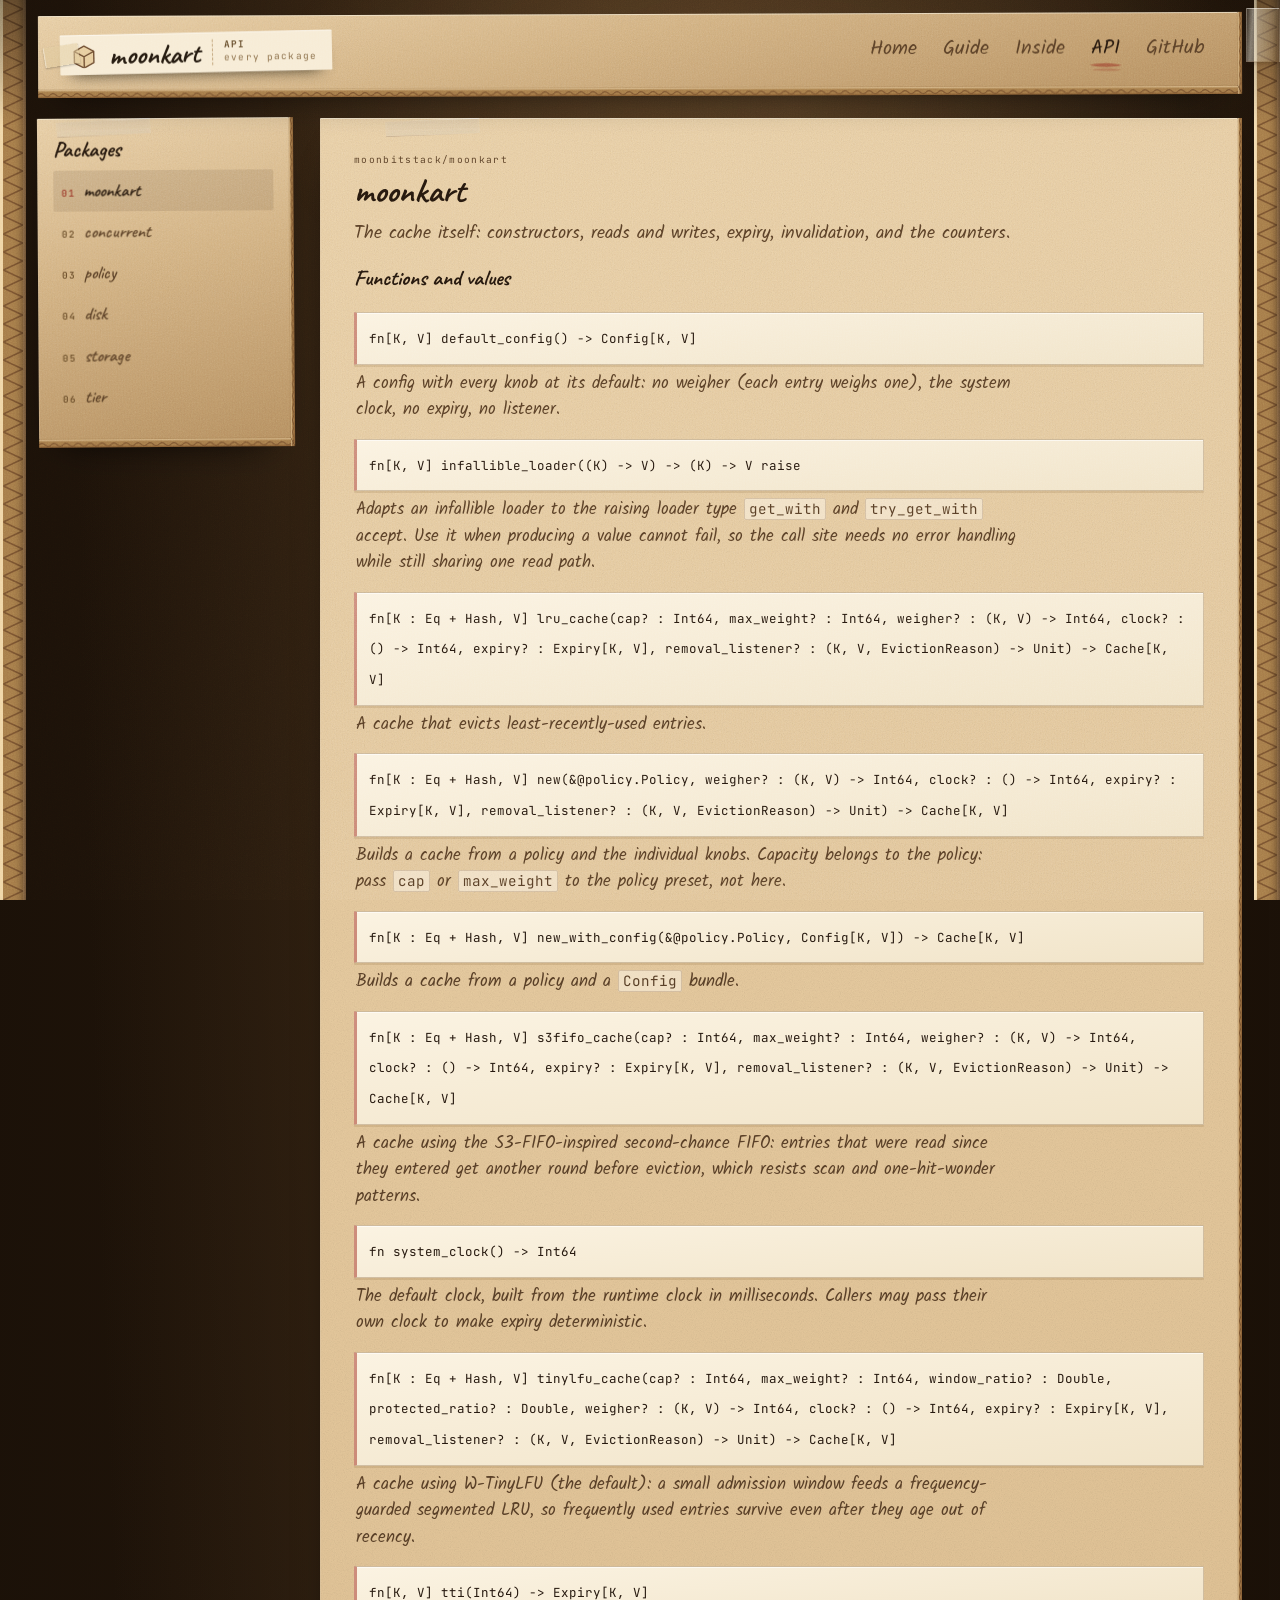
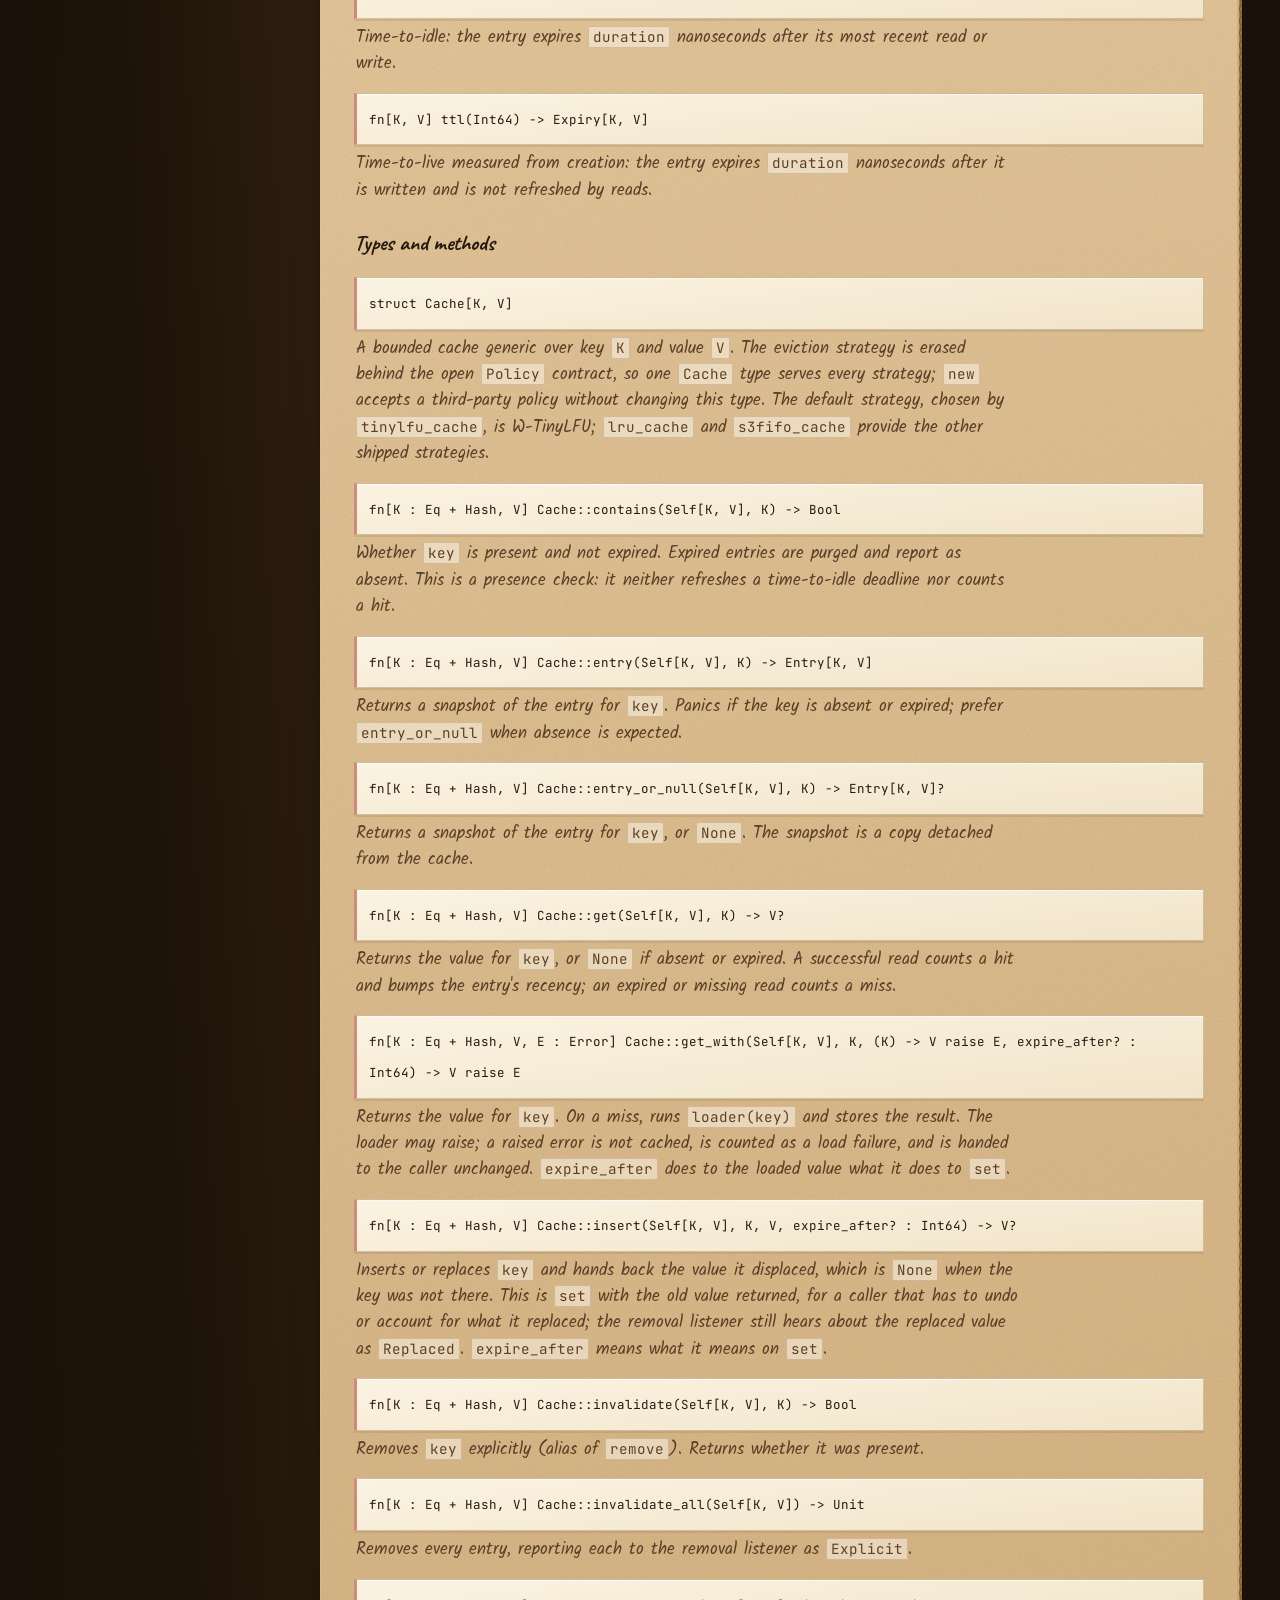
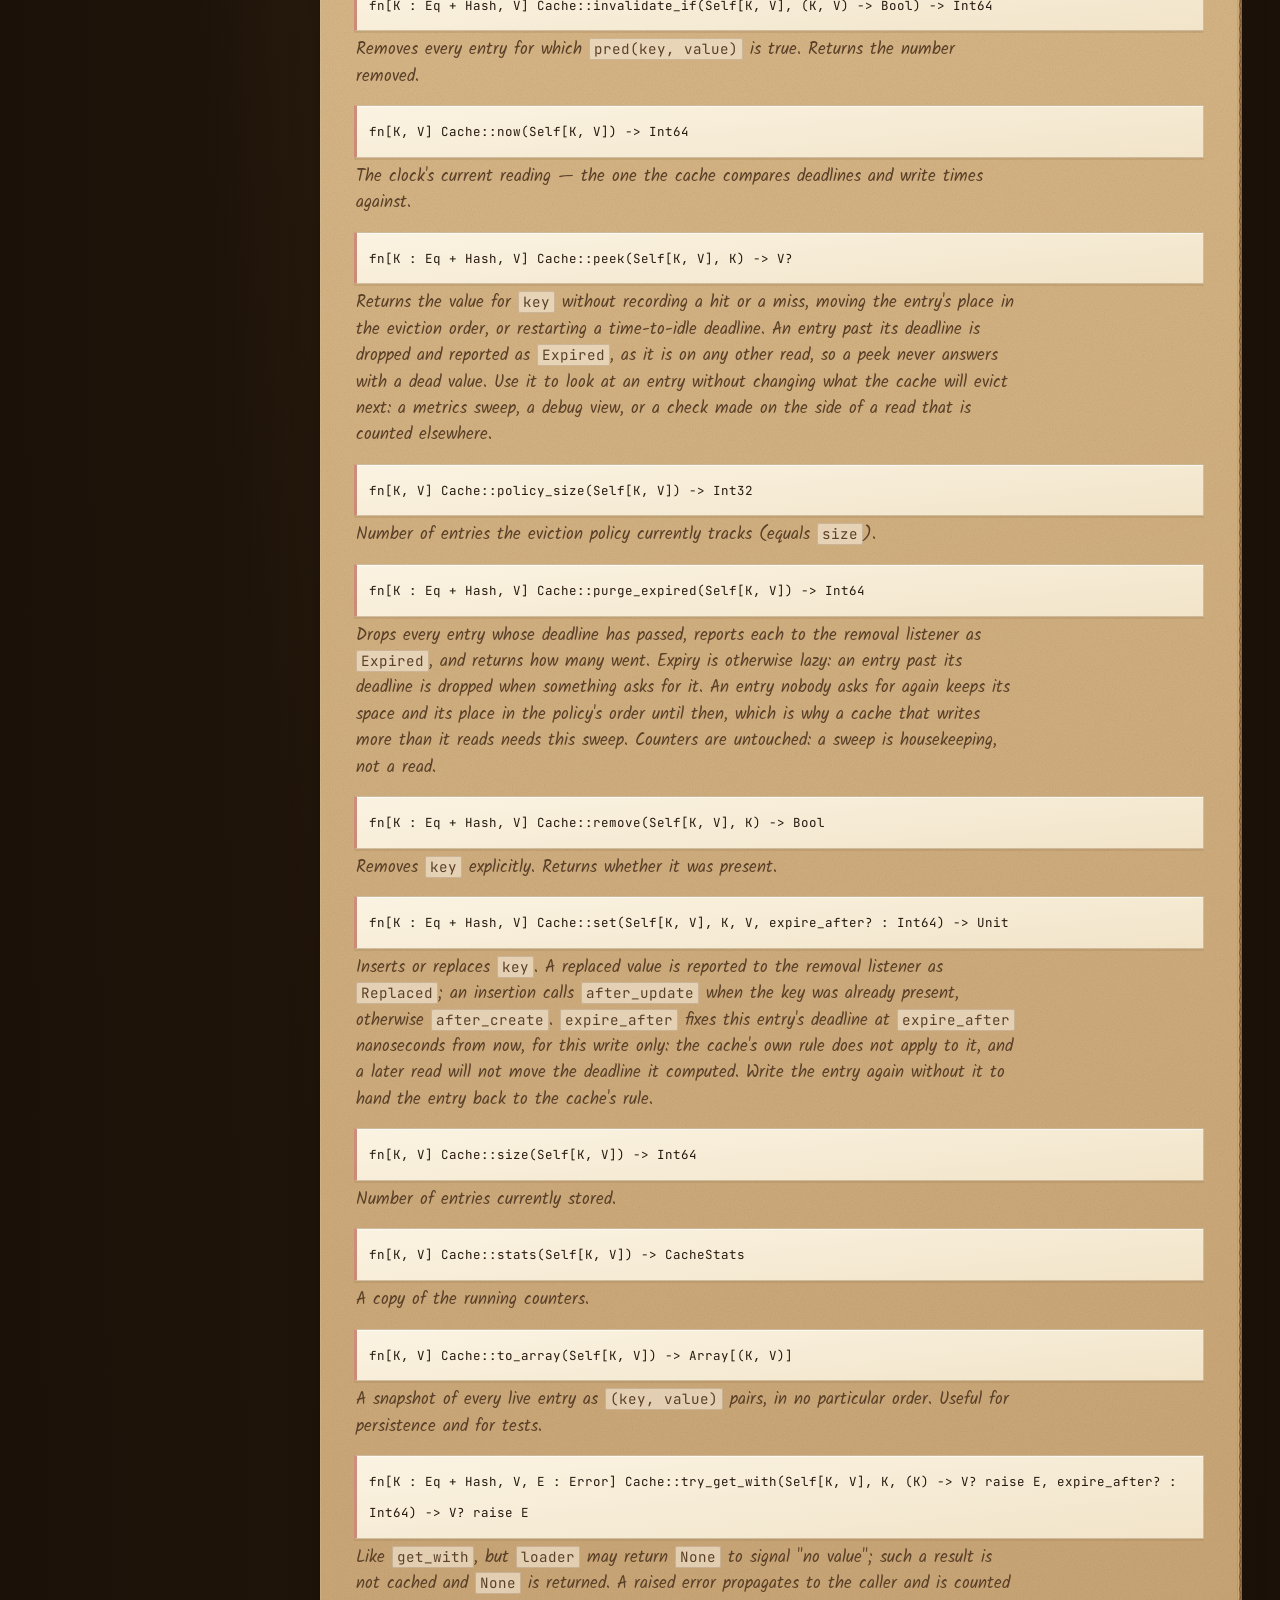
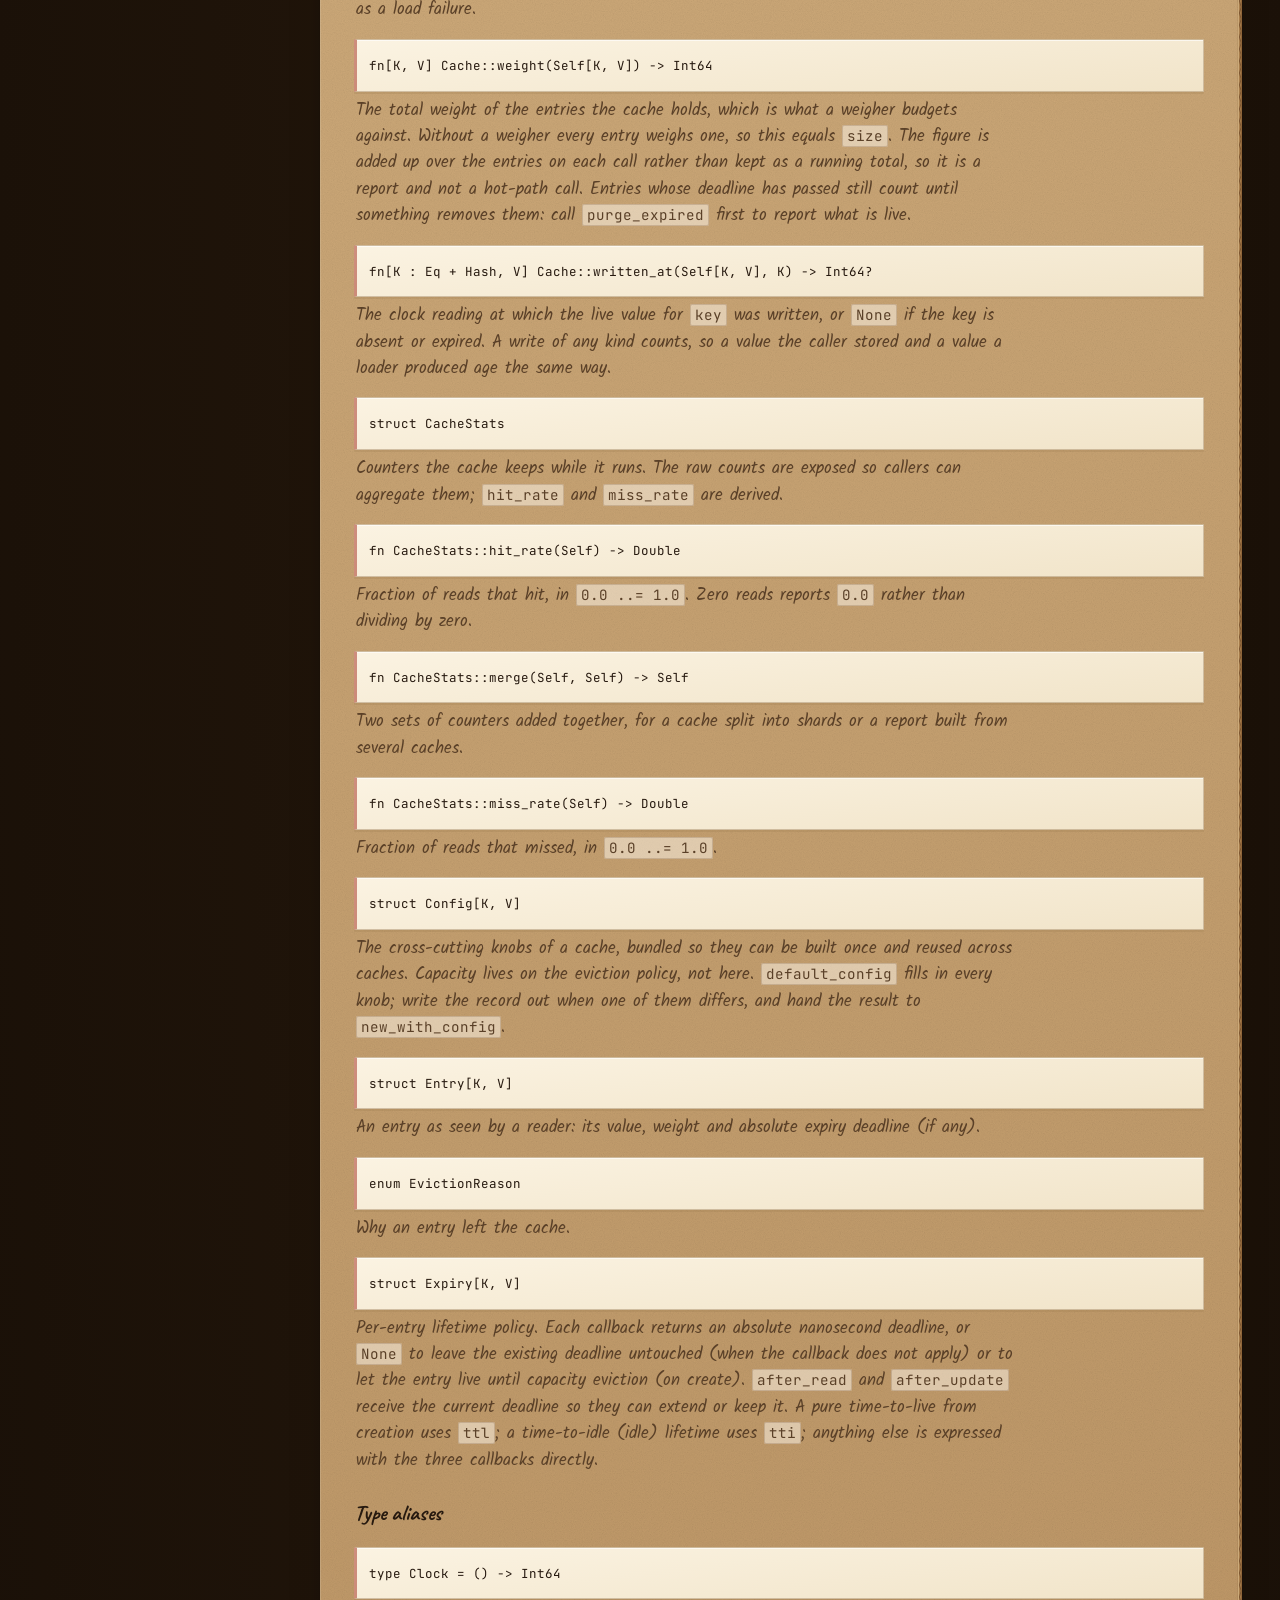
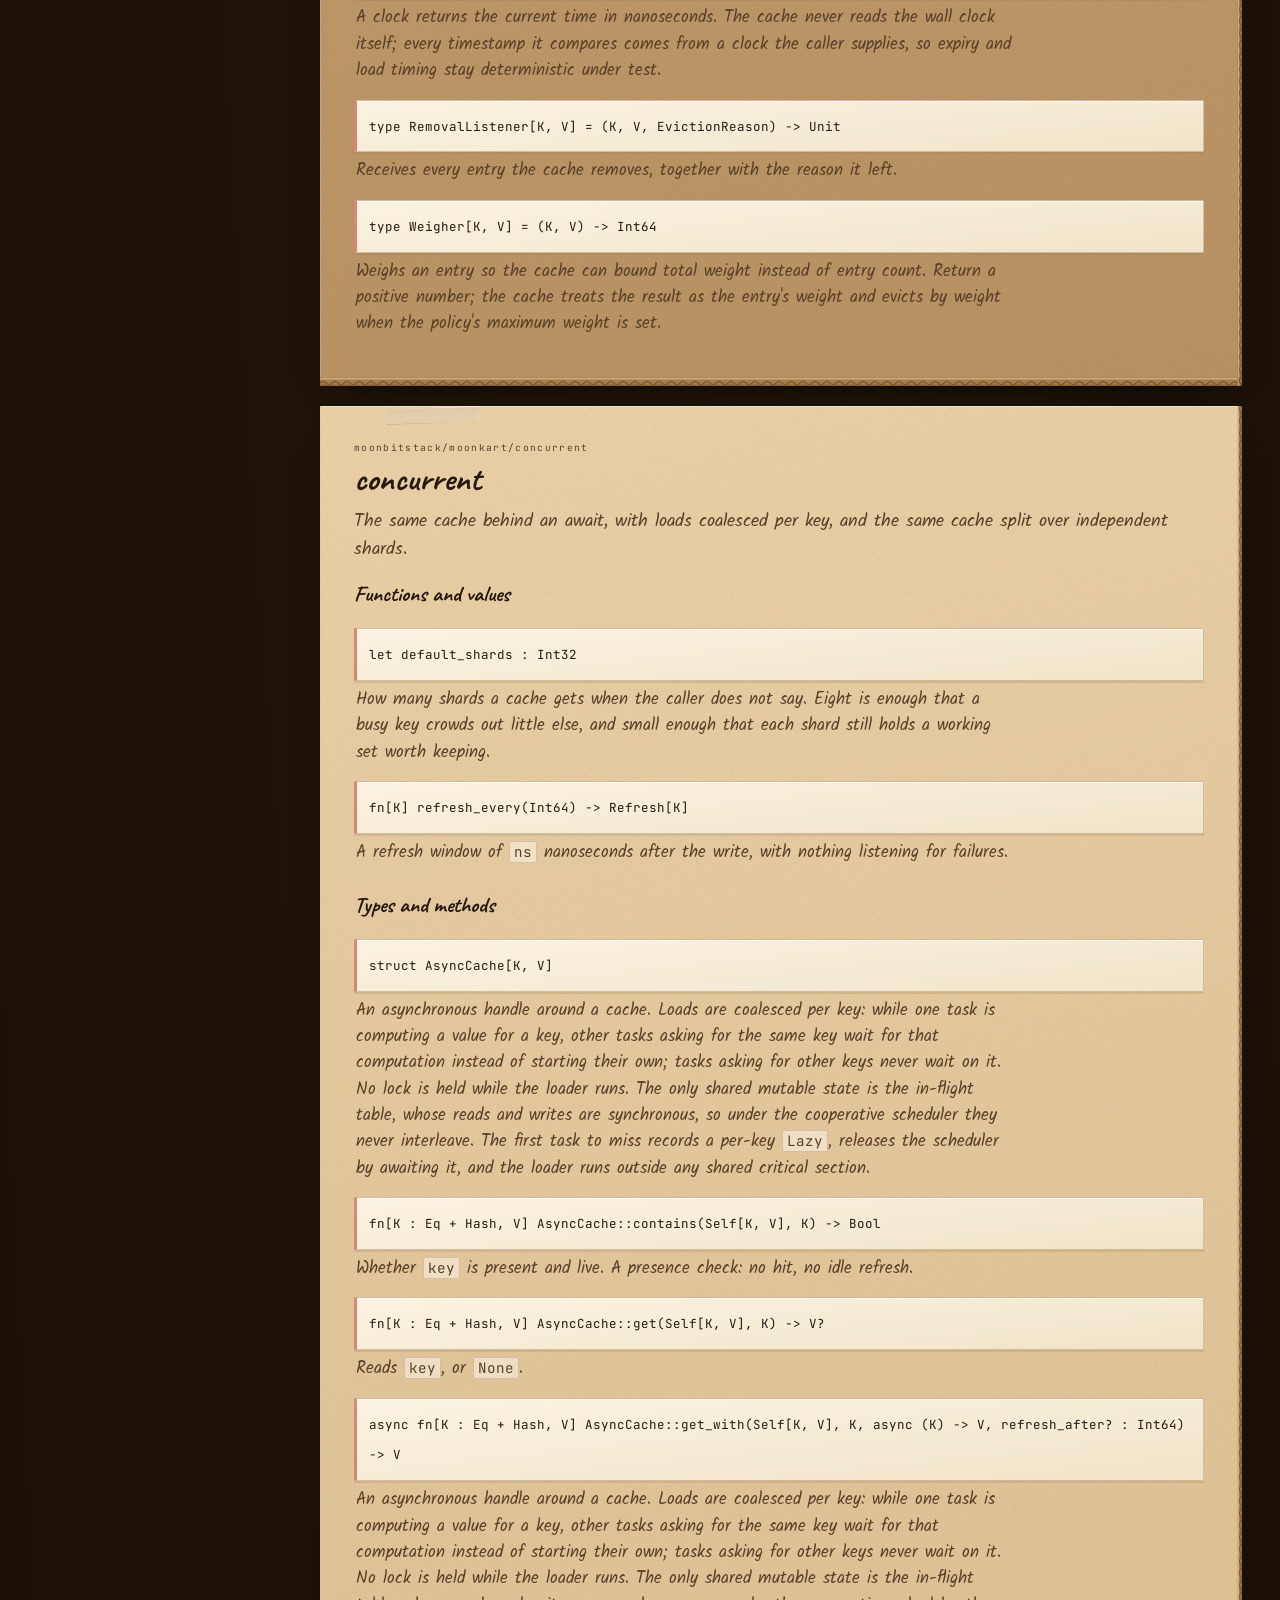
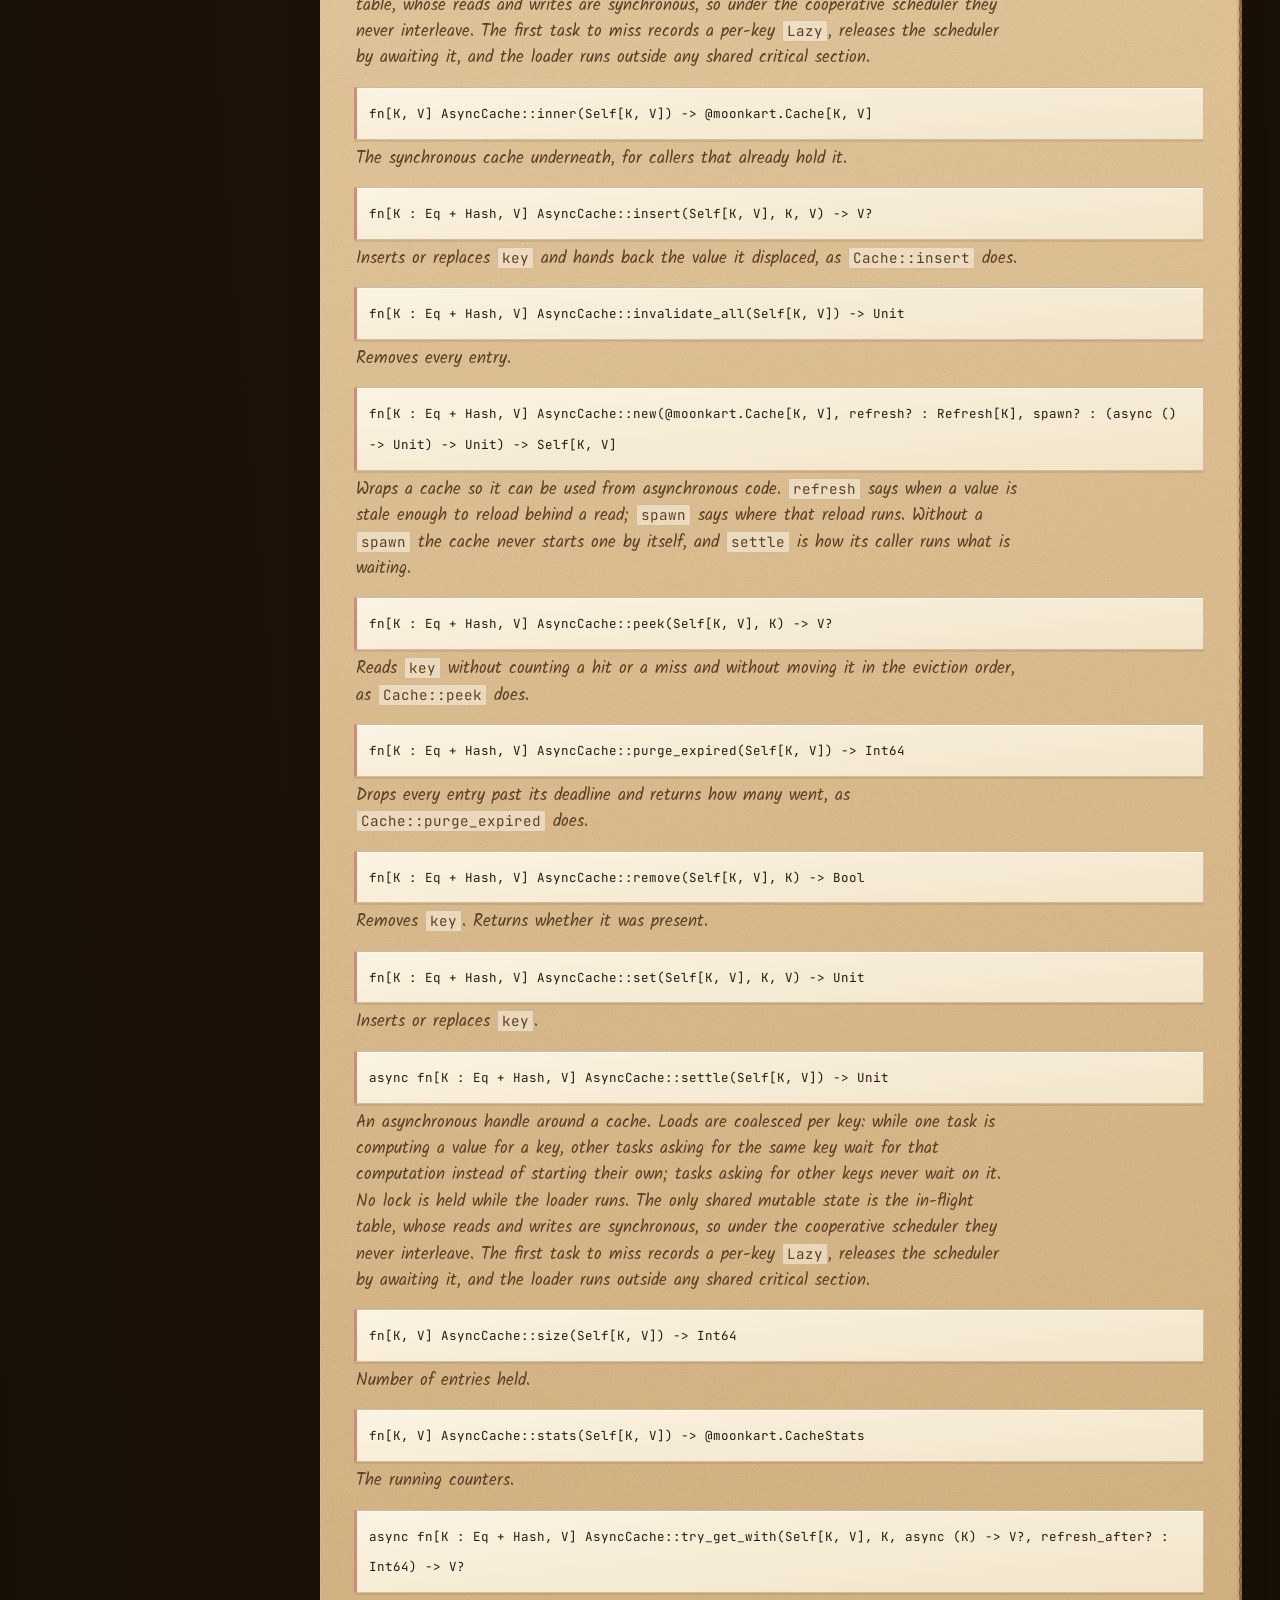
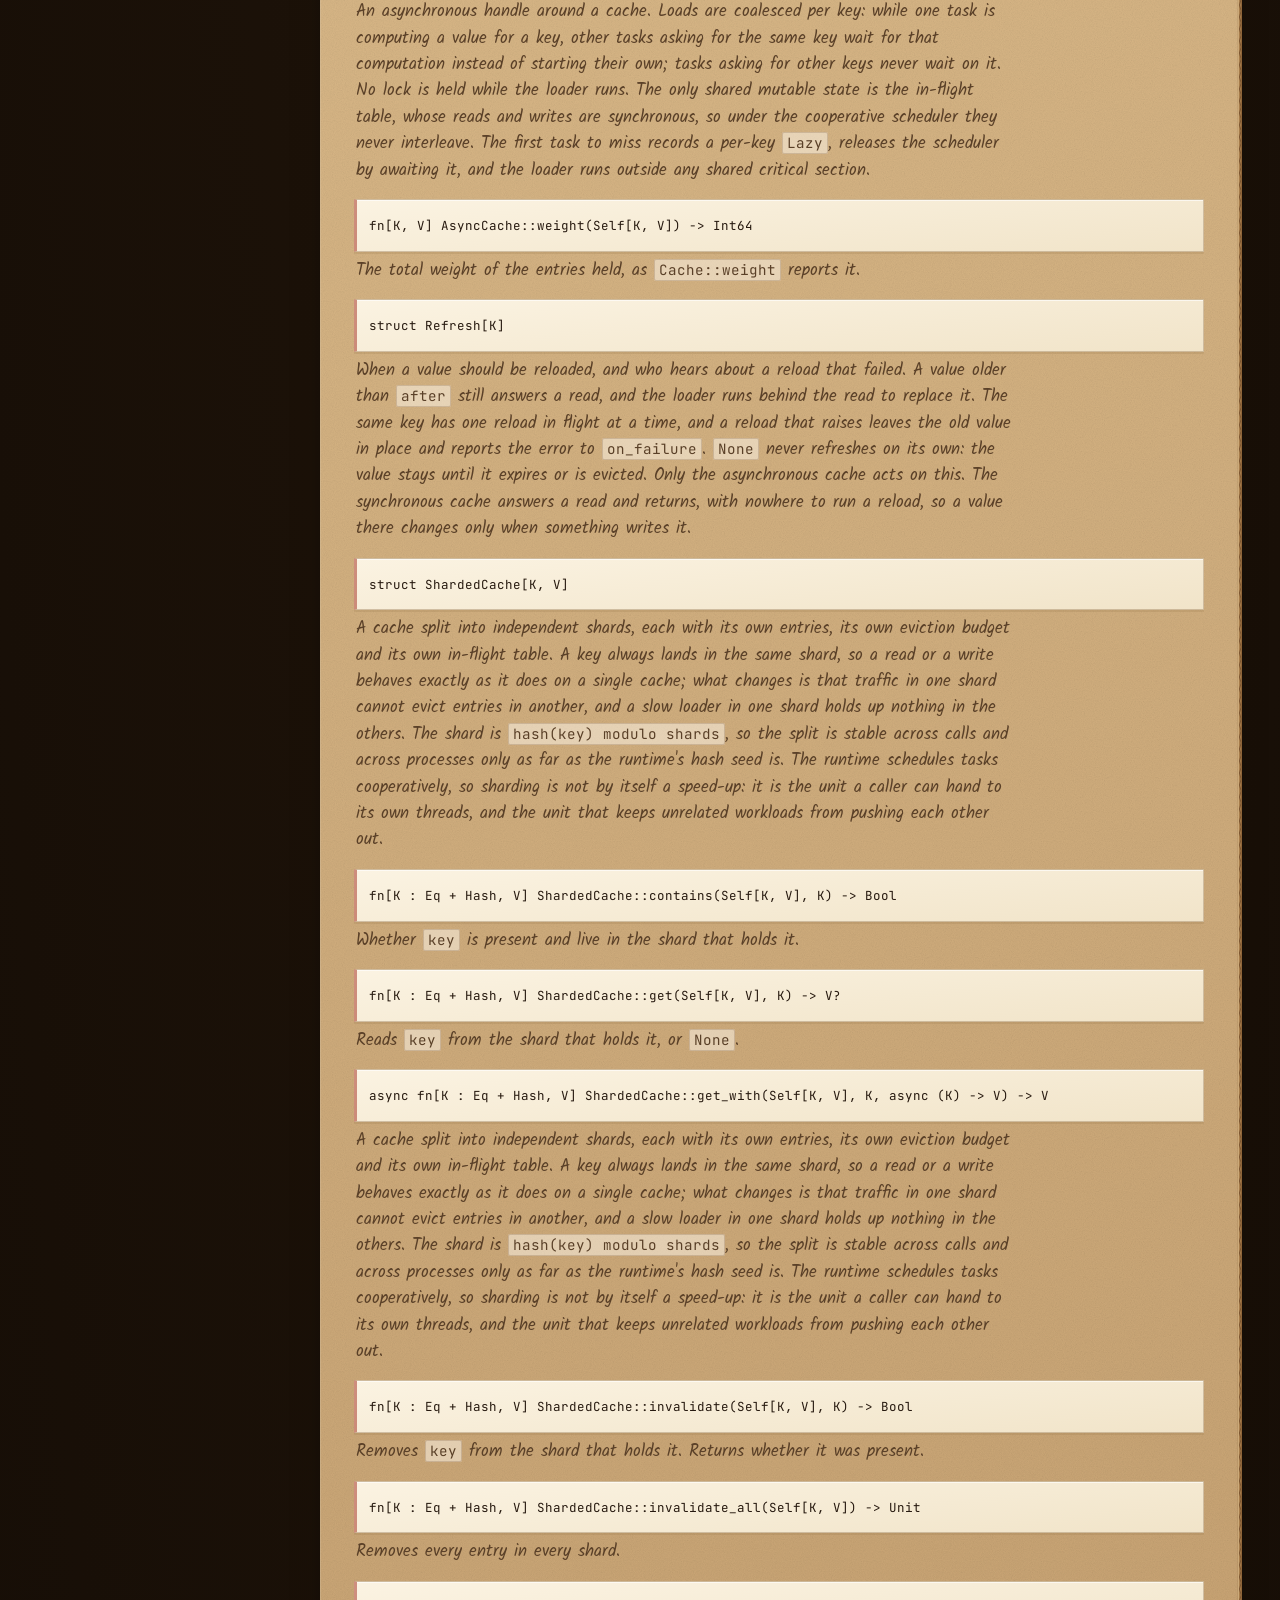
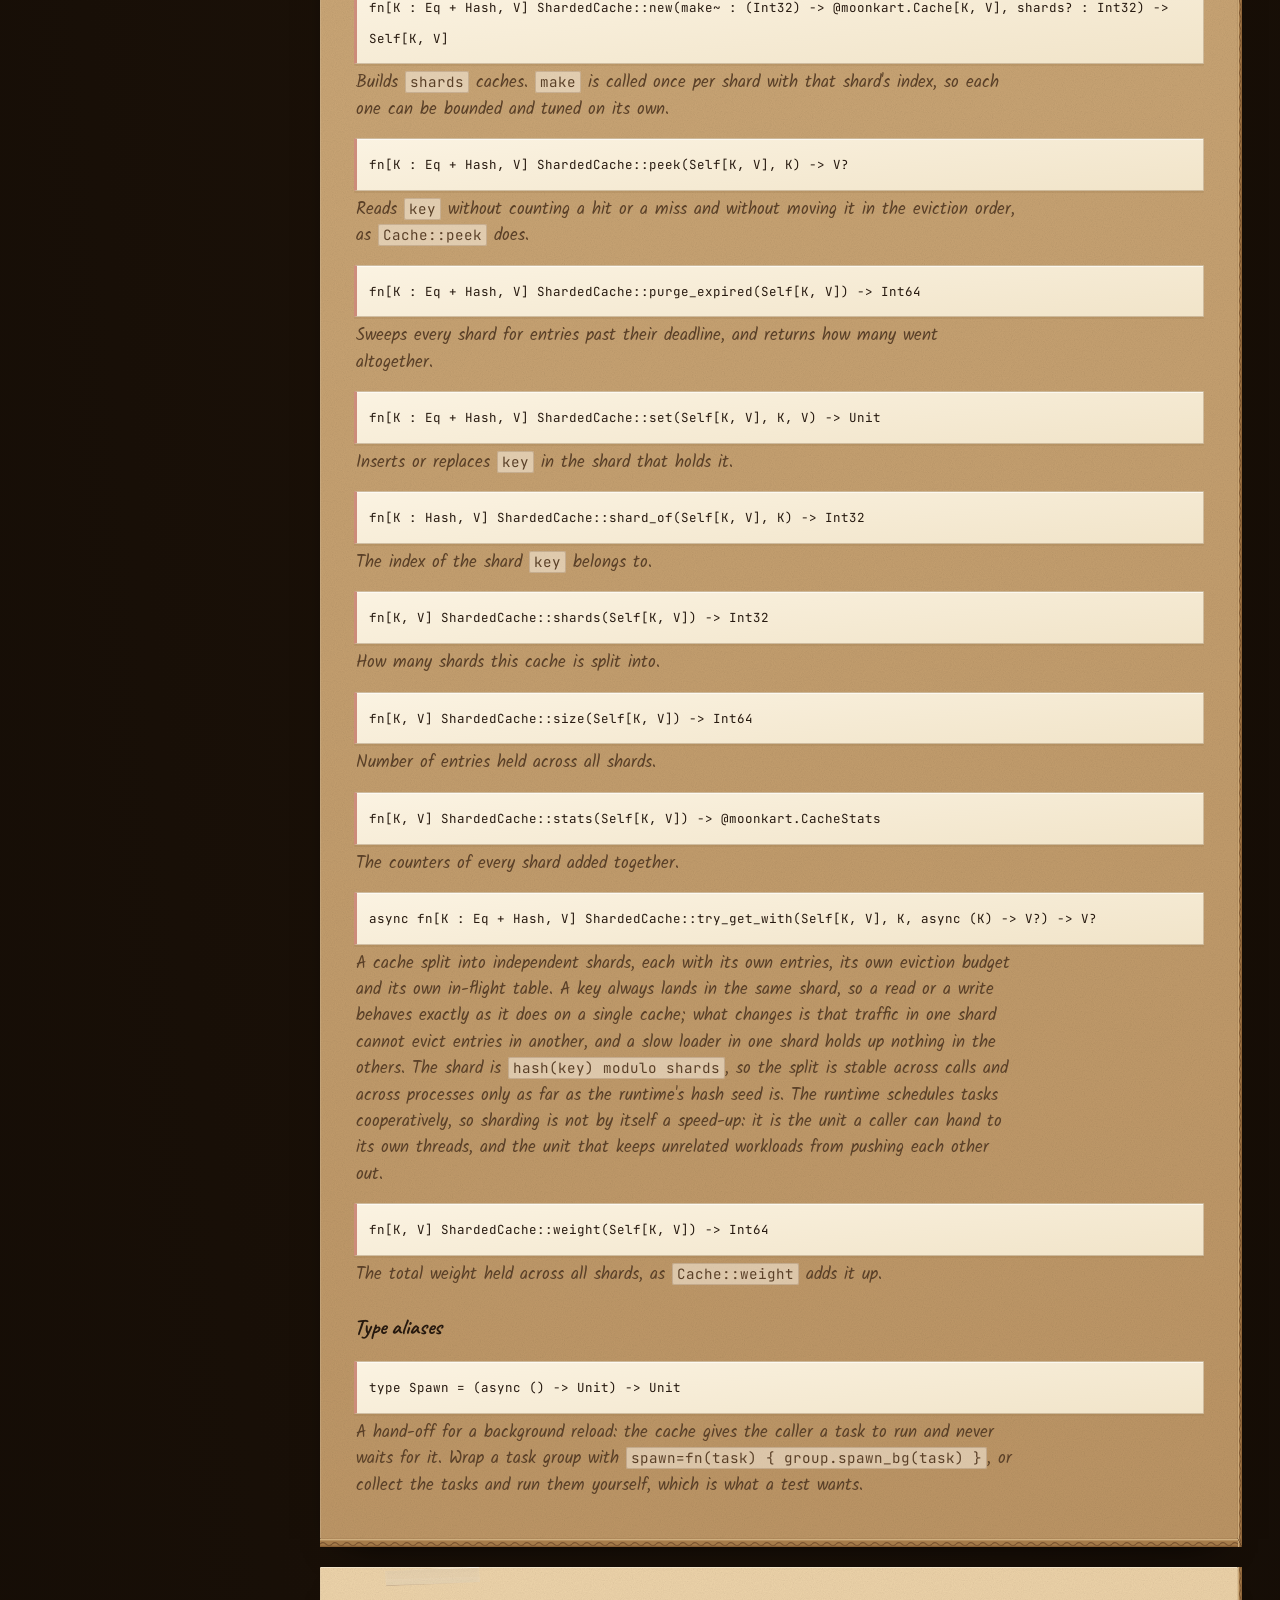
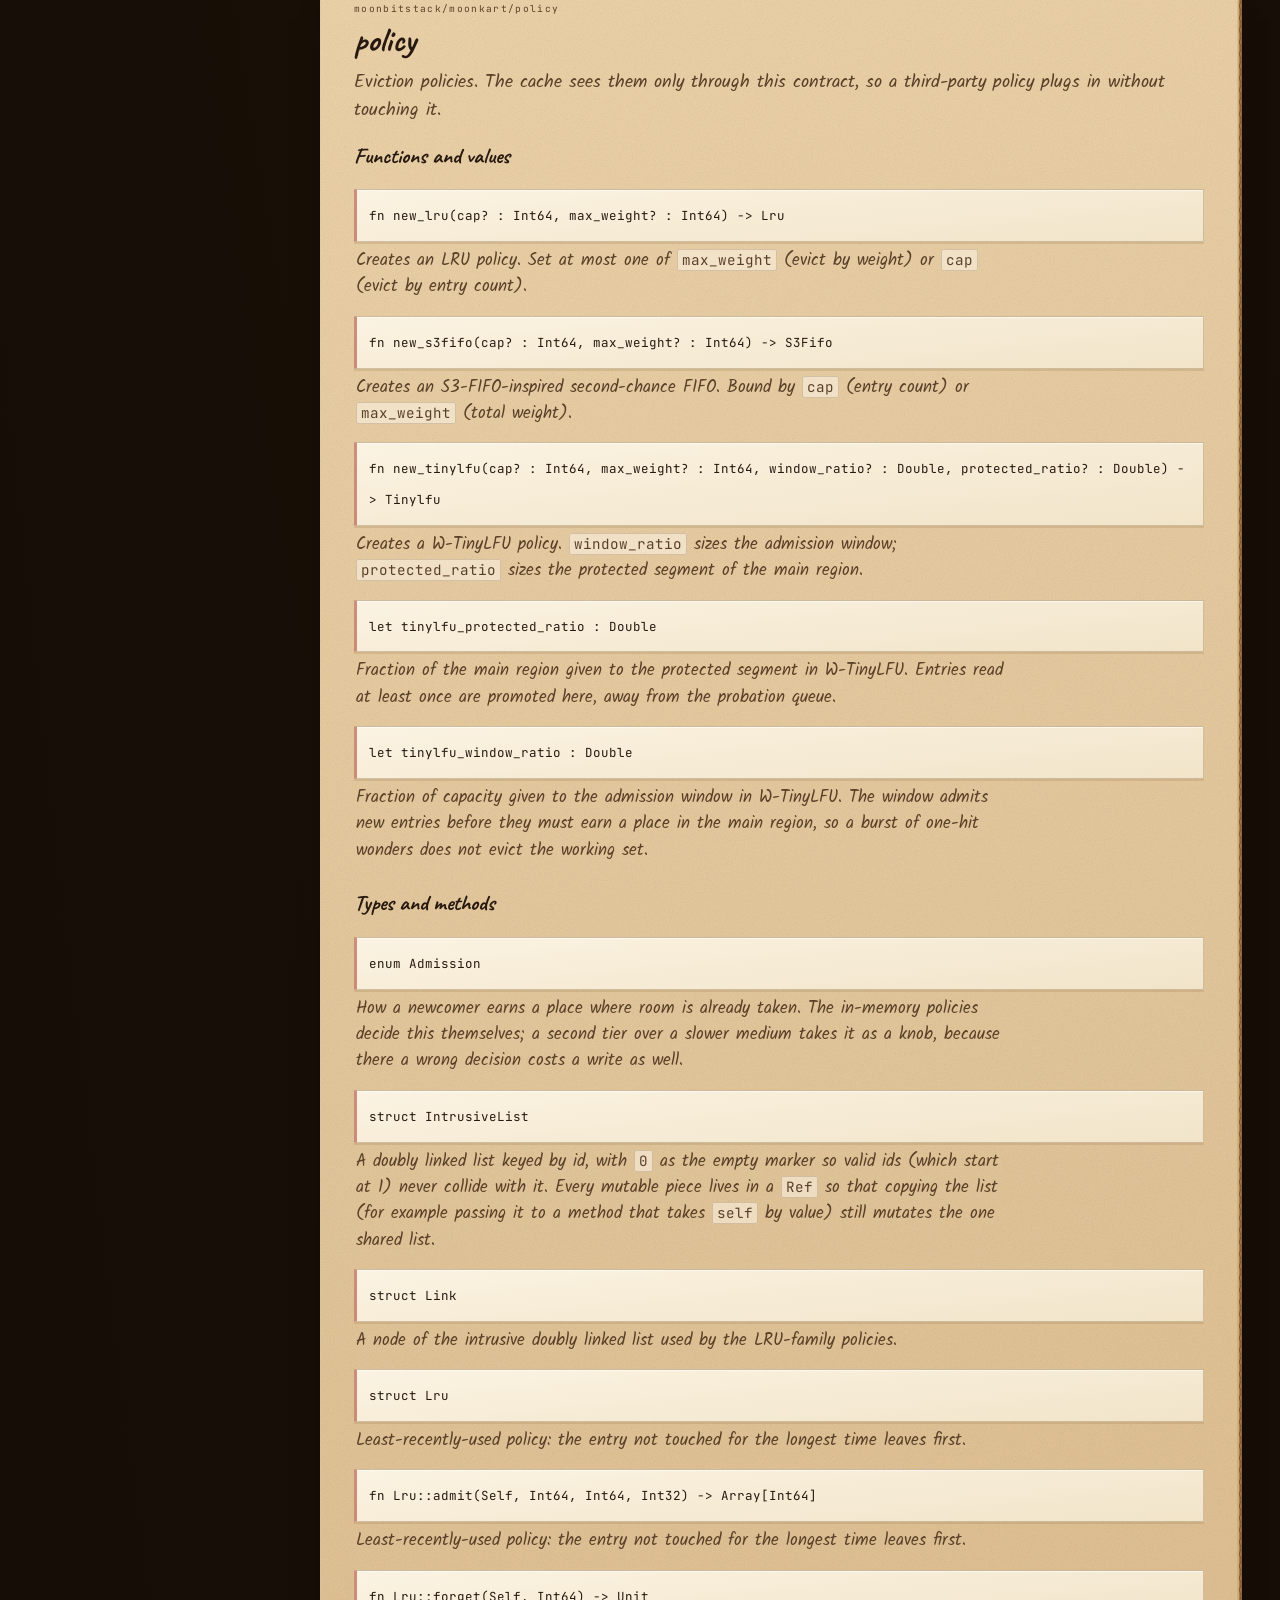
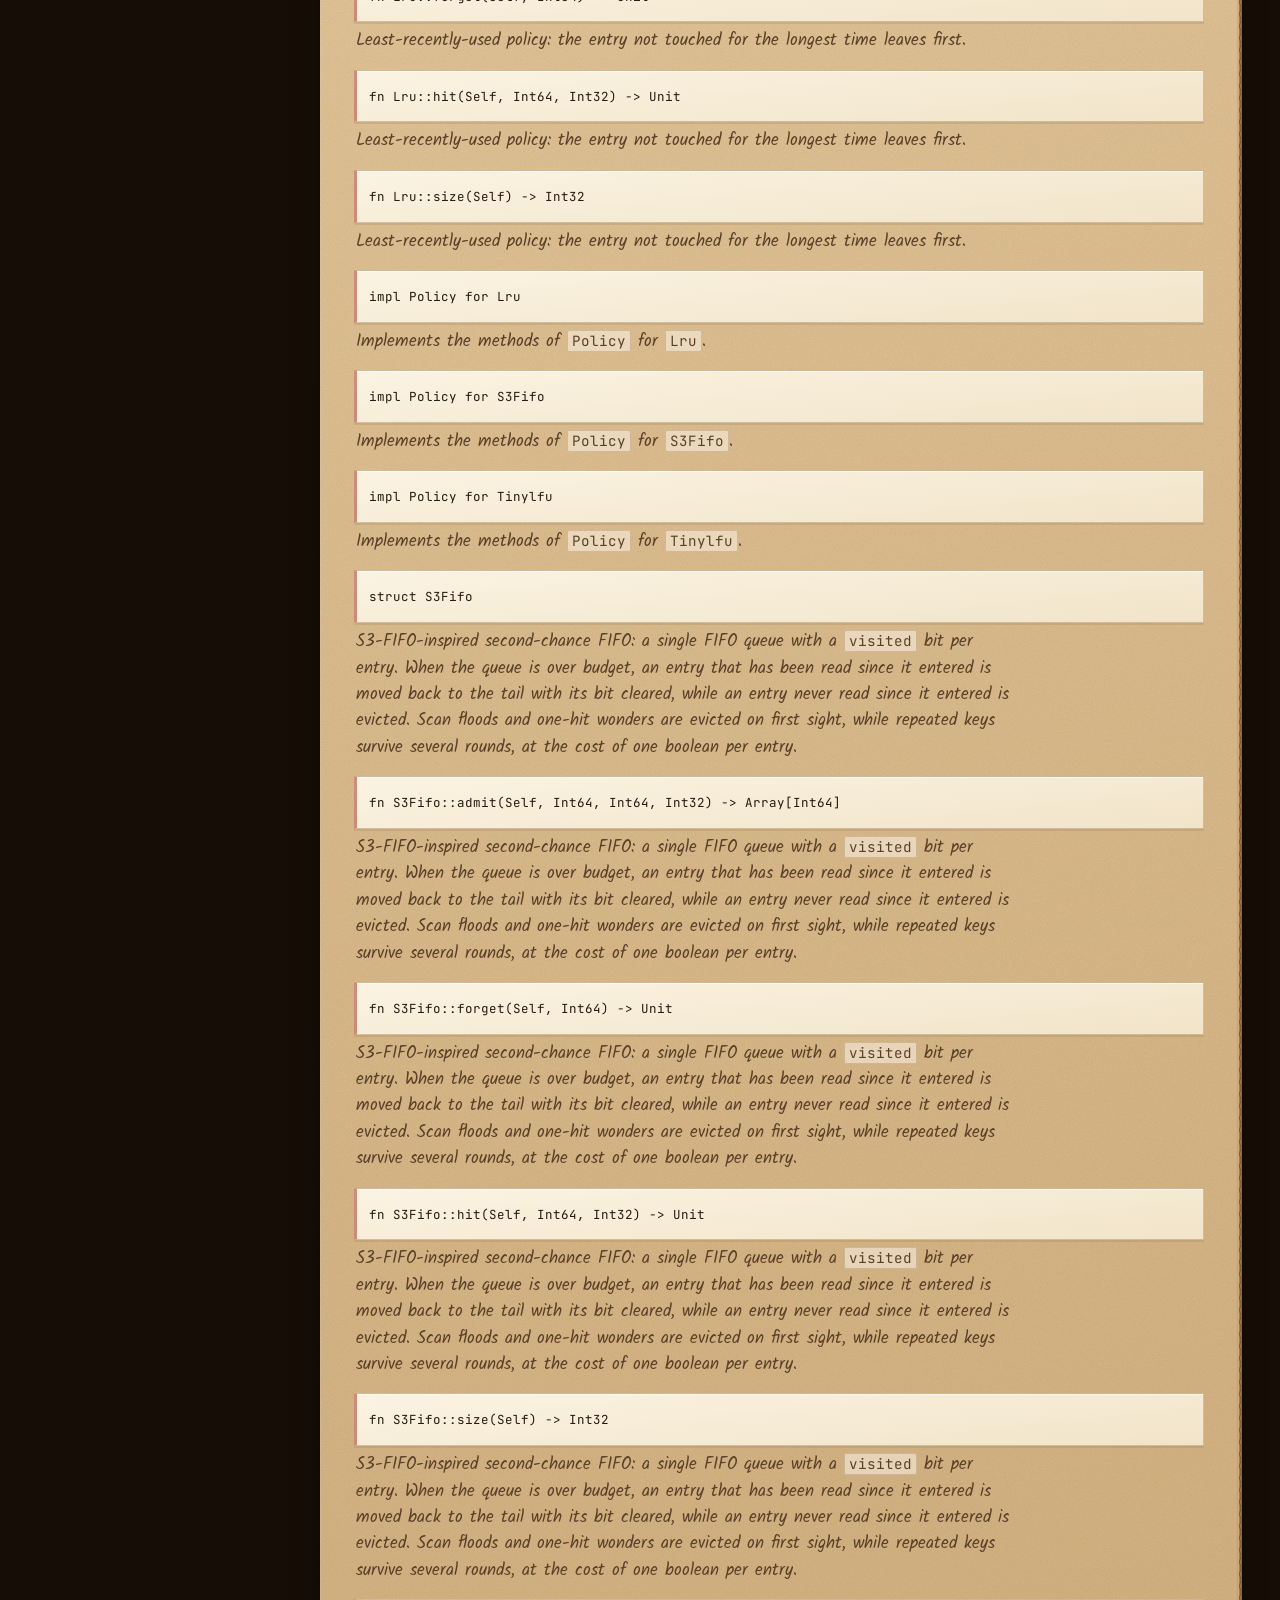
<file: docs/api.html>
<!doctype html>
<html lang="en" class="at-top">
<head>
<meta charset="utf-8">
<meta name="viewport" content="width=device-width, initial-scale=1">
<title>API &mdash; moonkart</title>
<meta name="description" content="Every public type, function and method in moonkart, generated from the package interfaces.">
<link rel="icon" href="data:image/svg+xml,%3Csvg xmlns='http://www.w3.org/2000/svg' viewBox='0 0 32 32'%3E%3Crect width='32' height='32' rx='3' fill='%23c9a678'/%3E%3Cpath d='M5 12 16 6l11 6v14l-11 6-11-6z' fill='%23e0c69e' stroke='%236b4a2f' stroke-width='1.6' stroke-linejoin='round'/%3E%3Cpath d='M5 12l11 6 11-6M16 18v14' stroke='%236b4a2f' stroke-width='1.6' fill='none' stroke-linejoin='round'/%3E%3C/svg%3E">
<link rel="preconnect" href="https://fonts.googleapis.com">
<link rel="preconnect" href="https://fonts.gstatic.com" crossorigin>
<link href="https://fonts.googleapis.com/css2?family=Caveat:wght@400..700&family=Kalam:wght@300;400;700&family=Permanent+Marker&family=JetBrains+Mono:wght@400;600&display=swap" rel="stylesheet">
<link rel="stylesheet" href="./site.css">
<script src="./shell.js" defer></script>
</head>
<body>
<div class="lamp" aria-hidden="true"></div>
<div class="grain" aria-hidden="true"></div>
<div class="walls" aria-hidden="true"><i></i><b></b></div>
<div class="rail" aria-hidden="true"><span class="rail__thumb"></span></div>
<div class="shell doc">

<header class="bar panel">
  <a class="ticket" href="./index.html">
    <svg class="ticket__mark" viewBox="0 0 32 32" aria-hidden="true">
      <path d="M4 11.5 16 5l12 6.5v14L16 32 4 25.5z" fill="#e8cea0" stroke="#6b4a2f" stroke-width="1.7" stroke-linejoin="round"/>
      <path d="M4 11.5 16 18l12-6.5M16 18v13.6" stroke="#6b4a2f" stroke-width="1.7" fill="none" stroke-linejoin="round"/>
    </svg>
    <span class="ticket__name">moonkart</span>
    <span class="ticket__no"><b>API</b>every package</span>
  </a>
  <nav class="nav" aria-label="Main">
    <a href="./index.html">Home</a>
    <a href="./guide.html">Guide</a>
    <a href="./inside.html">Inside</a>
    <a href="./api.html" aria-current="page">API</a>
    <a href="https://github.com/moonbitstack/moonkart">GitHub</a>
  </nav>
</header>

<aside class="toc panel">
  <h2>Packages</h2>
  <ol>
      <li><a href="#moonkart">moonkart</a></li>
      <li><a href="#concurrent">concurrent</a></li>
      <li><a href="#policy">policy</a></li>
      <li><a href="#disk">disk</a></li>
      <li><a href="#storage">storage</a></li>
      <li><a href="#tier">tier</a></li>
  </ol>
</aside>

<main class="doc__body">
<section class="chapter chapter--long panel" id="moonkart">
<span class="chapter__eyebrow">moonbitstack/moonkart</span>
<h2>moonkart</h2>
<p>The cache itself: constructors, reads and writes, expiry, invalidation, and the counters.</p>
<h3 class="api__h">Functions and values</h3><dl class="api">
<dt><code>fn[K, V] default_config() -&gt; Config[K, V]</code></dt>
<dd>A config with every knob at its default: no weigher (each entry weighs one), the system clock, no expiry, no listener.</dd>
<dt><code>fn[K, V] infallible_loader((K) -&gt; V) -&gt; (K) -&gt; V raise</code></dt>
<dd>Adapts an infallible loader to the raising loader type <code>get_with</code> and <code>try_get_with</code> accept. Use it when producing a value cannot fail, so the call site needs no error handling while still sharing one read path.</dd>
<dt><code>fn[K : Eq + Hash, V] lru_cache(cap? : Int64, max_weight? : Int64, weigher? : (K, V) -&gt; Int64, clock? : () -&gt; Int64, expiry? : Expiry[K, V], removal_listener? : (K, V, EvictionReason) -&gt; Unit) -&gt; Cache[K, V]</code></dt>
<dd>A cache that evicts least-recently-used entries.</dd>
<dt><code>fn[K : Eq + Hash, V] new(&amp;@policy.Policy, weigher? : (K, V) -&gt; Int64, clock? : () -&gt; Int64, expiry? : Expiry[K, V], removal_listener? : (K, V, EvictionReason) -&gt; Unit) -&gt; Cache[K, V]</code></dt>
<dd>Builds a cache from a policy and the individual knobs. Capacity belongs to the policy: pass <code>cap</code> or <code>max_weight</code> to the policy preset, not here.</dd>
<dt><code>fn[K : Eq + Hash, V] new_with_config(&amp;@policy.Policy, Config[K, V]) -&gt; Cache[K, V]</code></dt>
<dd>Builds a cache from a policy and a <code>Config</code> bundle.</dd>
<dt><code>fn[K : Eq + Hash, V] s3fifo_cache(cap? : Int64, max_weight? : Int64, weigher? : (K, V) -&gt; Int64, clock? : () -&gt; Int64, expiry? : Expiry[K, V], removal_listener? : (K, V, EvictionReason) -&gt; Unit) -&gt; Cache[K, V]</code></dt>
<dd>A cache using the S3-FIFO-inspired second-chance FIFO: entries that were read since they entered get another round before eviction, which resists scan and one-hit-wonder patterns.</dd>
<dt><code>fn system_clock() -&gt; Int64</code></dt>
<dd>The default clock, built from the runtime clock in milliseconds. Callers may pass their own clock to make expiry deterministic.</dd>
<dt><code>fn[K : Eq + Hash, V] tinylfu_cache(cap? : Int64, max_weight? : Int64, window_ratio? : Double, protected_ratio? : Double, weigher? : (K, V) -&gt; Int64, clock? : () -&gt; Int64, expiry? : Expiry[K, V], removal_listener? : (K, V, EvictionReason) -&gt; Unit) -&gt; Cache[K, V]</code></dt>
<dd>A cache using W-TinyLFU (the default): a small admission window feeds a frequency-guarded segmented LRU, so frequently used entries survive even after they age out of recency.</dd>
<dt><code>fn[K, V] tti(Int64) -&gt; Expiry[K, V]</code></dt>
<dd>Time-to-idle: the entry expires <code>duration</code> nanoseconds after its most recent read or write.</dd>
<dt><code>fn[K, V] ttl(Int64) -&gt; Expiry[K, V]</code></dt>
<dd>Time-to-live measured from creation: the entry expires <code>duration</code> nanoseconds after it is written and is not refreshed by reads.</dd>
</dl>
<h3 class="api__h">Types and methods</h3><dl class="api">
<dt><code>struct Cache[K, V]</code></dt>
<dd>A bounded cache generic over key <code>K</code> and value <code>V</code>. The eviction strategy is erased behind the open <code>Policy</code> contract, so one <code>Cache</code> type serves every strategy; <code>new</code> accepts a third-party policy without changing this type. The default strategy, chosen by <code>tinylfu_cache</code>, is W-TinyLFU; <code>lru_cache</code> and <code>s3fifo_cache</code> provide the other shipped strategies.</dd>
<dt><code>fn[K : Eq + Hash, V] Cache::contains(Self[K, V], K) -&gt; Bool</code></dt>
<dd>Whether <code>key</code> is present and not expired. Expired entries are purged and report as absent. This is a presence check: it neither refreshes a time-to-idle deadline nor counts a hit.</dd>
<dt><code>fn[K : Eq + Hash, V] Cache::entry(Self[K, V], K) -&gt; Entry[K, V]</code></dt>
<dd>Returns a snapshot of the entry for <code>key</code>. Panics if the key is absent or expired; prefer <code>entry_or_null</code> when absence is expected.</dd>
<dt><code>fn[K : Eq + Hash, V] Cache::entry_or_null(Self[K, V], K) -&gt; Entry[K, V]?</code></dt>
<dd>Returns a snapshot of the entry for <code>key</code>, or <code>None</code>. The snapshot is a copy detached from the cache.</dd>
<dt><code>fn[K : Eq + Hash, V] Cache::get(Self[K, V], K) -&gt; V?</code></dt>
<dd>Returns the value for <code>key</code>, or <code>None</code> if absent or expired. A successful read counts a hit and bumps the entry&#x27;s recency; an expired or missing read counts a miss.</dd>
<dt><code>fn[K : Eq + Hash, V, E : Error] Cache::get_with(Self[K, V], K, (K) -&gt; V raise E, expire_after? : Int64) -&gt; V raise E</code></dt>
<dd>Returns the value for <code>key</code>. On a miss, runs <code>loader(key)</code> and stores the result. The loader may raise; a raised error is not cached, is counted as a load failure, and is handed to the caller unchanged. <code>expire_after</code> does to the loaded value what it does to <code>set</code>.</dd>
<dt><code>fn[K : Eq + Hash, V] Cache::insert(Self[K, V], K, V, expire_after? : Int64) -&gt; V?</code></dt>
<dd>Inserts or replaces <code>key</code> and hands back the value it displaced, which is <code>None</code> when the key was not there. This is <code>set</code> with the old value returned, for a caller that has to undo or account for what it replaced; the removal listener still hears about the replaced value as <code>Replaced</code>. <code>expire_after</code> means what it means on <code>set</code>.</dd>
<dt><code>fn[K : Eq + Hash, V] Cache::invalidate(Self[K, V], K) -&gt; Bool</code></dt>
<dd>Removes <code>key</code> explicitly (alias of <code>remove</code>). Returns whether it was present.</dd>
<dt><code>fn[K : Eq + Hash, V] Cache::invalidate_all(Self[K, V]) -&gt; Unit</code></dt>
<dd>Removes every entry, reporting each to the removal listener as <code>Explicit</code>.</dd>
<dt><code>fn[K : Eq + Hash, V] Cache::invalidate_if(Self[K, V], (K, V) -&gt; Bool) -&gt; Int64</code></dt>
<dd>Removes every entry for which <code>pred(key, value)</code> is true. Returns the number removed.</dd>
<dt><code>fn[K, V] Cache::now(Self[K, V]) -&gt; Int64</code></dt>
<dd>The clock&#x27;s current reading — the one the cache compares deadlines and write times against.</dd>
<dt><code>fn[K : Eq + Hash, V] Cache::peek(Self[K, V], K) -&gt; V?</code></dt>
<dd>Returns the value for <code>key</code> without recording a hit or a miss, moving the entry&#x27;s place in the eviction order, or restarting a time-to-idle deadline. An entry past its deadline is dropped and reported as <code>Expired</code>, as it is on any other read, so a peek never answers with a dead value. Use it to look at an entry without changing what the cache will evict next: a metrics sweep, a debug view, or a check made on the side of a read that is counted elsewhere.</dd>
<dt><code>fn[K, V] Cache::policy_size(Self[K, V]) -&gt; Int32</code></dt>
<dd>Number of entries the eviction policy currently tracks (equals <code>size</code>).</dd>
<dt><code>fn[K : Eq + Hash, V] Cache::purge_expired(Self[K, V]) -&gt; Int64</code></dt>
<dd>Drops every entry whose deadline has passed, reports each to the removal listener as <code>Expired</code>, and returns how many went. Expiry is otherwise lazy: an entry past its deadline is dropped when something asks for it. An entry nobody asks for again keeps its space and its place in the policy&#x27;s order until then, which is why a cache that writes more than it reads needs this sweep. Counters are untouched: a sweep is housekeeping, not a read.</dd>
<dt><code>fn[K : Eq + Hash, V] Cache::remove(Self[K, V], K) -&gt; Bool</code></dt>
<dd>Removes <code>key</code> explicitly. Returns whether it was present.</dd>
<dt><code>fn[K : Eq + Hash, V] Cache::set(Self[K, V], K, V, expire_after? : Int64) -&gt; Unit</code></dt>
<dd>Inserts or replaces <code>key</code>. A replaced value is reported to the removal listener as <code>Replaced</code>; an insertion calls <code>after_update</code> when the key was already present, otherwise <code>after_create</code>. <code>expire_after</code> fixes this entry&#x27;s deadline at <code>expire_after</code> nanoseconds from now, for this write only: the cache&#x27;s own rule does not apply to it, and a later read will not move the deadline it computed. Write the entry again without it to hand the entry back to the cache&#x27;s rule.</dd>
<dt><code>fn[K, V] Cache::size(Self[K, V]) -&gt; Int64</code></dt>
<dd>Number of entries currently stored.</dd>
<dt><code>fn[K, V] Cache::stats(Self[K, V]) -&gt; CacheStats</code></dt>
<dd>A copy of the running counters.</dd>
<dt><code>fn[K, V] Cache::to_array(Self[K, V]) -&gt; Array[(K, V)]</code></dt>
<dd>A snapshot of every live entry as <code>(key, value)</code> pairs, in no particular order. Useful for persistence and for tests.</dd>
<dt><code>fn[K : Eq + Hash, V, E : Error] Cache::try_get_with(Self[K, V], K, (K) -&gt; V? raise E, expire_after? : Int64) -&gt; V? raise E</code></dt>
<dd>Like <code>get_with</code>, but <code>loader</code> may return <code>None</code> to signal &quot;no value&quot;; such a result is not cached and <code>None</code> is returned. A raised error propagates to the caller and is counted as a load failure.</dd>
<dt><code>fn[K, V] Cache::weight(Self[K, V]) -&gt; Int64</code></dt>
<dd>The total weight of the entries the cache holds, which is what a weigher budgets against. Without a weigher every entry weighs one, so this equals <code>size</code>. The figure is added up over the entries on each call rather than kept as a running total, so it is a report and not a hot-path call. Entries whose deadline has passed still count until something removes them: call <code>purge_expired</code> first to report what is live.</dd>
<dt><code>fn[K : Eq + Hash, V] Cache::written_at(Self[K, V], K) -&gt; Int64?</code></dt>
<dd>The clock reading at which the live value for <code>key</code> was written, or <code>None</code> if the key is absent or expired. A write of any kind counts, so a value the caller stored and a value a loader produced age the same way.</dd>
<dt><code>struct CacheStats</code></dt>
<dd>Counters the cache keeps while it runs. The raw counts are exposed so callers can aggregate them; <code>hit_rate</code> and <code>miss_rate</code> are derived.</dd>
<dt><code>fn CacheStats::hit_rate(Self) -&gt; Double</code></dt>
<dd>Fraction of reads that hit, in <code>0.0 ..= 1.0</code>. Zero reads reports <code>0.0</code> rather than dividing by zero.</dd>
<dt><code>fn CacheStats::merge(Self, Self) -&gt; Self</code></dt>
<dd>Two sets of counters added together, for a cache split into shards or a report built from several caches.</dd>
<dt><code>fn CacheStats::miss_rate(Self) -&gt; Double</code></dt>
<dd>Fraction of reads that missed, in <code>0.0 ..= 1.0</code>.</dd>
<dt><code>struct Config[K, V]</code></dt>
<dd>The cross-cutting knobs of a cache, bundled so they can be built once and reused across caches. Capacity lives on the eviction policy, not here. <code>default_config</code> fills in every knob; write the record out when one of them differs, and hand the result to <code>new_with_config</code>.</dd>
<dt><code>struct Entry[K, V]</code></dt>
<dd>An entry as seen by a reader: its value, weight and absolute expiry deadline (if any).</dd>
<dt><code>enum EvictionReason</code></dt>
<dd>Why an entry left the cache.</dd>
<dt><code>struct Expiry[K, V]</code></dt>
<dd>Per-entry lifetime policy. Each callback returns an absolute nanosecond deadline, or <code>None</code> to leave the existing deadline untouched (when the callback does not apply) or to let the entry live until capacity eviction (on create). <code>after_read</code> and <code>after_update</code> receive the current deadline so they can extend or keep it. A pure time-to-live from creation uses <code>ttl</code>; a time-to-idle (idle) lifetime uses <code>tti</code>; anything else is expressed with the three callbacks directly.</dd>
</dl>
<h3 class="api__h">Type aliases</h3><dl class="api">
<dt><code>type Clock = () -&gt; Int64</code></dt>
<dd>A clock returns the current time in nanoseconds. The cache never reads the wall clock itself; every timestamp it compares comes from a clock the caller supplies, so expiry and load timing stay deterministic under test.</dd>
<dt><code>type RemovalListener[K, V] = (K, V, EvictionReason) -&gt; Unit</code></dt>
<dd>Receives every entry the cache removes, together with the reason it left.</dd>
<dt><code>type Weigher[K, V] = (K, V) -&gt; Int64</code></dt>
<dd>Weighs an entry so the cache can bound total weight instead of entry count. Return a positive number; the cache treats the result as the entry&#x27;s weight and evicts by weight when the policy&#x27;s maximum weight is set.</dd>
</dl>
</section>
<section class="chapter chapter--long panel" id="concurrent">
<span class="chapter__eyebrow">moonbitstack/moonkart/concurrent</span>
<h2>concurrent</h2>
<p>The same cache behind an await, with loads coalesced per key, and the same cache split over independent shards.</p>
<h3 class="api__h">Functions and values</h3><dl class="api">
<dt><code>let default_shards : Int32</code></dt>
<dd>How many shards a cache gets when the caller does not say. Eight is enough that a busy key crowds out little else, and small enough that each shard still holds a working set worth keeping.</dd>
<dt><code>fn[K] refresh_every(Int64) -&gt; Refresh[K]</code></dt>
<dd>A refresh window of <code>ns</code> nanoseconds after the write, with nothing listening for failures.</dd>
</dl>
<h3 class="api__h">Types and methods</h3><dl class="api">
<dt><code>struct AsyncCache[K, V]</code></dt>
<dd>An asynchronous handle around a cache. Loads are coalesced per key: while one task is computing a value for a key, other tasks asking for the same key wait for that computation instead of starting their own; tasks asking for other keys never wait on it. No lock is held while the loader runs. The only shared mutable state is the in-flight table, whose reads and writes are synchronous, so under the cooperative scheduler they never interleave. The first task to miss records a per-key <code>Lazy</code>, releases the scheduler by awaiting it, and the loader runs outside any shared critical section.</dd>
<dt><code>fn[K : Eq + Hash, V] AsyncCache::contains(Self[K, V], K) -&gt; Bool</code></dt>
<dd>Whether <code>key</code> is present and live. A presence check: no hit, no idle refresh.</dd>
<dt><code>fn[K : Eq + Hash, V] AsyncCache::get(Self[K, V], K) -&gt; V?</code></dt>
<dd>Reads <code>key</code>, or <code>None</code>.</dd>
<dt><code>async fn[K : Eq + Hash, V] AsyncCache::get_with(Self[K, V], K, async (K) -&gt; V, refresh_after? : Int64) -&gt; V</code></dt>
<dd>An asynchronous handle around a cache. Loads are coalesced per key: while one task is computing a value for a key, other tasks asking for the same key wait for that computation instead of starting their own; tasks asking for other keys never wait on it. No lock is held while the loader runs. The only shared mutable state is the in-flight table, whose reads and writes are synchronous, so under the cooperative scheduler they never interleave. The first task to miss records a per-key <code>Lazy</code>, releases the scheduler by awaiting it, and the loader runs outside any shared critical section.</dd>
<dt><code>fn[K, V] AsyncCache::inner(Self[K, V]) -&gt; @moonkart.Cache[K, V]</code></dt>
<dd>The synchronous cache underneath, for callers that already hold it.</dd>
<dt><code>fn[K : Eq + Hash, V] AsyncCache::insert(Self[K, V], K, V) -&gt; V?</code></dt>
<dd>Inserts or replaces <code>key</code> and hands back the value it displaced, as <code>Cache::insert</code> does.</dd>
<dt><code>fn[K : Eq + Hash, V] AsyncCache::invalidate_all(Self[K, V]) -&gt; Unit</code></dt>
<dd>Removes every entry.</dd>
<dt><code>fn[K : Eq + Hash, V] AsyncCache::new(@moonkart.Cache[K, V], refresh? : Refresh[K], spawn? : (async () -&gt; Unit) -&gt; Unit) -&gt; Self[K, V]</code></dt>
<dd>Wraps a cache so it can be used from asynchronous code. <code>refresh</code> says when a value is stale enough to reload behind a read; <code>spawn</code> says where that reload runs. Without a <code>spawn</code> the cache never starts one by itself, and <code>settle</code> is how its caller runs what is waiting.</dd>
<dt><code>fn[K : Eq + Hash, V] AsyncCache::peek(Self[K, V], K) -&gt; V?</code></dt>
<dd>Reads <code>key</code> without counting a hit or a miss and without moving it in the eviction order, as <code>Cache::peek</code> does.</dd>
<dt><code>fn[K : Eq + Hash, V] AsyncCache::purge_expired(Self[K, V]) -&gt; Int64</code></dt>
<dd>Drops every entry past its deadline and returns how many went, as <code>Cache::purge_expired</code> does.</dd>
<dt><code>fn[K : Eq + Hash, V] AsyncCache::remove(Self[K, V], K) -&gt; Bool</code></dt>
<dd>Removes <code>key</code>. Returns whether it was present.</dd>
<dt><code>fn[K : Eq + Hash, V] AsyncCache::set(Self[K, V], K, V) -&gt; Unit</code></dt>
<dd>Inserts or replaces <code>key</code>.</dd>
<dt><code>async fn[K : Eq + Hash, V] AsyncCache::settle(Self[K, V]) -&gt; Unit</code></dt>
<dd>An asynchronous handle around a cache. Loads are coalesced per key: while one task is computing a value for a key, other tasks asking for the same key wait for that computation instead of starting their own; tasks asking for other keys never wait on it. No lock is held while the loader runs. The only shared mutable state is the in-flight table, whose reads and writes are synchronous, so under the cooperative scheduler they never interleave. The first task to miss records a per-key <code>Lazy</code>, releases the scheduler by awaiting it, and the loader runs outside any shared critical section.</dd>
<dt><code>fn[K, V] AsyncCache::size(Self[K, V]) -&gt; Int64</code></dt>
<dd>Number of entries held.</dd>
<dt><code>fn[K, V] AsyncCache::stats(Self[K, V]) -&gt; @moonkart.CacheStats</code></dt>
<dd>The running counters.</dd>
<dt><code>async fn[K : Eq + Hash, V] AsyncCache::try_get_with(Self[K, V], K, async (K) -&gt; V?, refresh_after? : Int64) -&gt; V?</code></dt>
<dd>An asynchronous handle around a cache. Loads are coalesced per key: while one task is computing a value for a key, other tasks asking for the same key wait for that computation instead of starting their own; tasks asking for other keys never wait on it. No lock is held while the loader runs. The only shared mutable state is the in-flight table, whose reads and writes are synchronous, so under the cooperative scheduler they never interleave. The first task to miss records a per-key <code>Lazy</code>, releases the scheduler by awaiting it, and the loader runs outside any shared critical section.</dd>
<dt><code>fn[K, V] AsyncCache::weight(Self[K, V]) -&gt; Int64</code></dt>
<dd>The total weight of the entries held, as <code>Cache::weight</code> reports it.</dd>
<dt><code>struct Refresh[K]</code></dt>
<dd>When a value should be reloaded, and who hears about a reload that failed. A value older than <code>after</code> still answers a read, and the loader runs behind the read to replace it. The same key has one reload in flight at a time, and a reload that raises leaves the old value in place and reports the error to <code>on_failure</code>. <code>None</code> never refreshes on its own: the value stays until it expires or is evicted. Only the asynchronous cache acts on this. The synchronous cache answers a read and returns, with nowhere to run a reload, so a value there changes only when something writes it.</dd>
<dt><code>struct ShardedCache[K, V]</code></dt>
<dd>A cache split into independent shards, each with its own entries, its own eviction budget and its own in-flight table. A key always lands in the same shard, so a read or a write behaves exactly as it does on a single cache; what changes is that traffic in one shard cannot evict entries in another, and a slow loader in one shard holds up nothing in the others. The shard is <code>hash(key) modulo shards</code>, so the split is stable across calls and across processes only as far as the runtime&#x27;s hash seed is. The runtime schedules tasks cooperatively, so sharding is not by itself a speed-up: it is the unit a caller can hand to its own threads, and the unit that keeps unrelated workloads from pushing each other out.</dd>
<dt><code>fn[K : Eq + Hash, V] ShardedCache::contains(Self[K, V], K) -&gt; Bool</code></dt>
<dd>Whether <code>key</code> is present and live in the shard that holds it.</dd>
<dt><code>fn[K : Eq + Hash, V] ShardedCache::get(Self[K, V], K) -&gt; V?</code></dt>
<dd>Reads <code>key</code> from the shard that holds it, or <code>None</code>.</dd>
<dt><code>async fn[K : Eq + Hash, V] ShardedCache::get_with(Self[K, V], K, async (K) -&gt; V) -&gt; V</code></dt>
<dd>A cache split into independent shards, each with its own entries, its own eviction budget and its own in-flight table. A key always lands in the same shard, so a read or a write behaves exactly as it does on a single cache; what changes is that traffic in one shard cannot evict entries in another, and a slow loader in one shard holds up nothing in the others. The shard is <code>hash(key) modulo shards</code>, so the split is stable across calls and across processes only as far as the runtime&#x27;s hash seed is. The runtime schedules tasks cooperatively, so sharding is not by itself a speed-up: it is the unit a caller can hand to its own threads, and the unit that keeps unrelated workloads from pushing each other out.</dd>
<dt><code>fn[K : Eq + Hash, V] ShardedCache::invalidate(Self[K, V], K) -&gt; Bool</code></dt>
<dd>Removes <code>key</code> from the shard that holds it. Returns whether it was present.</dd>
<dt><code>fn[K : Eq + Hash, V] ShardedCache::invalidate_all(Self[K, V]) -&gt; Unit</code></dt>
<dd>Removes every entry in every shard.</dd>
<dt><code>fn[K : Eq + Hash, V] ShardedCache::new(make~ : (Int32) -&gt; @moonkart.Cache[K, V], shards? : Int32) -&gt; Self[K, V]</code></dt>
<dd>Builds <code>shards</code> caches. <code>make</code> is called once per shard with that shard&#x27;s index, so each one can be bounded and tuned on its own.</dd>
<dt><code>fn[K : Eq + Hash, V] ShardedCache::peek(Self[K, V], K) -&gt; V?</code></dt>
<dd>Reads <code>key</code> without counting a hit or a miss and without moving it in the eviction order, as <code>Cache::peek</code> does.</dd>
<dt><code>fn[K : Eq + Hash, V] ShardedCache::purge_expired(Self[K, V]) -&gt; Int64</code></dt>
<dd>Sweeps every shard for entries past their deadline, and returns how many went altogether.</dd>
<dt><code>fn[K : Eq + Hash, V] ShardedCache::set(Self[K, V], K, V) -&gt; Unit</code></dt>
<dd>Inserts or replaces <code>key</code> in the shard that holds it.</dd>
<dt><code>fn[K : Hash, V] ShardedCache::shard_of(Self[K, V], K) -&gt; Int32</code></dt>
<dd>The index of the shard <code>key</code> belongs to.</dd>
<dt><code>fn[K, V] ShardedCache::shards(Self[K, V]) -&gt; Int32</code></dt>
<dd>How many shards this cache is split into.</dd>
<dt><code>fn[K, V] ShardedCache::size(Self[K, V]) -&gt; Int64</code></dt>
<dd>Number of entries held across all shards.</dd>
<dt><code>fn[K, V] ShardedCache::stats(Self[K, V]) -&gt; @moonkart.CacheStats</code></dt>
<dd>The counters of every shard added together.</dd>
<dt><code>async fn[K : Eq + Hash, V] ShardedCache::try_get_with(Self[K, V], K, async (K) -&gt; V?) -&gt; V?</code></dt>
<dd>A cache split into independent shards, each with its own entries, its own eviction budget and its own in-flight table. A key always lands in the same shard, so a read or a write behaves exactly as it does on a single cache; what changes is that traffic in one shard cannot evict entries in another, and a slow loader in one shard holds up nothing in the others. The shard is <code>hash(key) modulo shards</code>, so the split is stable across calls and across processes only as far as the runtime&#x27;s hash seed is. The runtime schedules tasks cooperatively, so sharding is not by itself a speed-up: it is the unit a caller can hand to its own threads, and the unit that keeps unrelated workloads from pushing each other out.</dd>
<dt><code>fn[K, V] ShardedCache::weight(Self[K, V]) -&gt; Int64</code></dt>
<dd>The total weight held across all shards, as <code>Cache::weight</code> adds it up.</dd>
</dl>
<h3 class="api__h">Type aliases</h3><dl class="api">
<dt><code>type Spawn = (async () -&gt; Unit) -&gt; Unit</code></dt>
<dd>A hand-off for a background reload: the cache gives the caller a task to run and never waits for it. Wrap a task group with <code>spawn=fn(task) { group.spawn_bg(task) }</code>, or collect the tasks and run them yourself, which is what a test wants.</dd>
</dl>
</section>
<section class="chapter chapter--long panel" id="policy">
<span class="chapter__eyebrow">moonbitstack/moonkart/policy</span>
<h2>policy</h2>
<p>Eviction policies. The cache sees them only through this contract, so a third-party policy plugs in without touching it.</p>
<h3 class="api__h">Functions and values</h3><dl class="api">
<dt><code>fn new_lru(cap? : Int64, max_weight? : Int64) -&gt; Lru</code></dt>
<dd>Creates an LRU policy. Set at most one of <code>max_weight</code> (evict by weight) or <code>cap</code> (evict by entry count).</dd>
<dt><code>fn new_s3fifo(cap? : Int64, max_weight? : Int64) -&gt; S3Fifo</code></dt>
<dd>Creates an S3-FIFO-inspired second-chance FIFO. Bound by <code>cap</code> (entry count) or <code>max_weight</code> (total weight).</dd>
<dt><code>fn new_tinylfu(cap? : Int64, max_weight? : Int64, window_ratio? : Double, protected_ratio? : Double) -&gt; Tinylfu</code></dt>
<dd>Creates a W-TinyLFU policy. <code>window_ratio</code> sizes the admission window; <code>protected_ratio</code> sizes the protected segment of the main region.</dd>
<dt><code>let tinylfu_protected_ratio : Double</code></dt>
<dd>Fraction of the main region given to the protected segment in W-TinyLFU. Entries read at least once are promoted here, away from the probation queue.</dd>
<dt><code>let tinylfu_window_ratio : Double</code></dt>
<dd>Fraction of capacity given to the admission window in W-TinyLFU. The window admits new entries before they must earn a place in the main region, so a burst of one-hit wonders does not evict the working set.</dd>
</dl>
<h3 class="api__h">Types and methods</h3><dl class="api">
<dt><code>enum Admission</code></dt>
<dd>How a newcomer earns a place where room is already taken. The in-memory policies decide this themselves; a second tier over a slower medium takes it as a knob, because there a wrong decision costs a write as well.</dd>
<dt><code>struct IntrusiveList</code></dt>
<dd>A doubly linked list keyed by id, with <code>0</code> as the empty marker so valid ids (which start at 1) never collide with it. Every mutable piece lives in a <code>Ref</code> so that copying the list (for example passing it to a method that takes <code>self</code> by value) still mutates the one shared list.</dd>
<dt><code>struct Link</code></dt>
<dd>A node of the intrusive doubly linked list used by the LRU-family policies.</dd>
<dt><code>struct Lru</code></dt>
<dd>Least-recently-used policy: the entry not touched for the longest time leaves first.</dd>
<dt><code>fn Lru::admit(Self, Int64, Int64, Int32) -&gt; Array[Int64]</code></dt>
<dd>Least-recently-used policy: the entry not touched for the longest time leaves first.</dd>
<dt><code>fn Lru::forget(Self, Int64) -&gt; Unit</code></dt>
<dd>Least-recently-used policy: the entry not touched for the longest time leaves first.</dd>
<dt><code>fn Lru::hit(Self, Int64, Int32) -&gt; Unit</code></dt>
<dd>Least-recently-used policy: the entry not touched for the longest time leaves first.</dd>
<dt><code>fn Lru::size(Self) -&gt; Int32</code></dt>
<dd>Least-recently-used policy: the entry not touched for the longest time leaves first.</dd>
<dt><code>impl Policy for Lru</code></dt>
<dd>Implements the methods of <code>Policy</code> for <code>Lru</code>.</dd>
<dt><code>impl Policy for S3Fifo</code></dt>
<dd>Implements the methods of <code>Policy</code> for <code>S3Fifo</code>.</dd>
<dt><code>impl Policy for Tinylfu</code></dt>
<dd>Implements the methods of <code>Policy</code> for <code>Tinylfu</code>.</dd>
<dt><code>struct S3Fifo</code></dt>
<dd>S3-FIFO-inspired second-chance FIFO: a single FIFO queue with a <code>visited</code> bit per entry. When the queue is over budget, an entry that has been read since it entered is moved back to the tail with its bit cleared, while an entry never read since it entered is evicted. Scan floods and one-hit wonders are evicted on first sight, while repeated keys survive several rounds, at the cost of one boolean per entry.</dd>
<dt><code>fn S3Fifo::admit(Self, Int64, Int64, Int32) -&gt; Array[Int64]</code></dt>
<dd>S3-FIFO-inspired second-chance FIFO: a single FIFO queue with a <code>visited</code> bit per entry. When the queue is over budget, an entry that has been read since it entered is moved back to the tail with its bit cleared, while an entry never read since it entered is evicted. Scan floods and one-hit wonders are evicted on first sight, while repeated keys survive several rounds, at the cost of one boolean per entry.</dd>
<dt><code>fn S3Fifo::forget(Self, Int64) -&gt; Unit</code></dt>
<dd>S3-FIFO-inspired second-chance FIFO: a single FIFO queue with a <code>visited</code> bit per entry. When the queue is over budget, an entry that has been read since it entered is moved back to the tail with its bit cleared, while an entry never read since it entered is evicted. Scan floods and one-hit wonders are evicted on first sight, while repeated keys survive several rounds, at the cost of one boolean per entry.</dd>
<dt><code>fn S3Fifo::hit(Self, Int64, Int32) -&gt; Unit</code></dt>
<dd>S3-FIFO-inspired second-chance FIFO: a single FIFO queue with a <code>visited</code> bit per entry. When the queue is over budget, an entry that has been read since it entered is moved back to the tail with its bit cleared, while an entry never read since it entered is evicted. Scan floods and one-hit wonders are evicted on first sight, while repeated keys survive several rounds, at the cost of one boolean per entry.</dd>
<dt><code>fn S3Fifo::size(Self) -&gt; Int32</code></dt>
<dd>S3-FIFO-inspired second-chance FIFO: a single FIFO queue with a <code>visited</code> bit per entry. When the queue is over budget, an entry that has been read since it entered is moved back to the tail with its bit cleared, while an entry never read since it entered is evicted. Scan floods and one-hit wonders are evicted on first sight, while repeated keys survive several rounds, at the cost of one boolean per entry.</dd>
<dt><code>struct Sketch</code></dt>
<dd>A frequency sketch: four rows of 4-bit counters, sized from the number of entries the caller wants to remember, with the whole table halved once the sample window fills. It answers &quot;how often has this key been seen lately&quot; from a hash alone, so a key keeps its history after it leaves and comes back. The shape follows the sketch behind TinyLFU, as Caffeine and moka implement it: a counter per entry per row (four rows, four times the capacity rounded up to a power of two), counters saturating at 15, and a reset that halves every counter every <code>10 × capacity</code> records. The reset is what keeps the estimate about recent traffic rather than the whole history.</dd>
<dt><code>fn Sketch::age(Self) -&gt; Unit</code></dt>
<dd>Halves every counter and the sample count. <code>record</code> runs this when the window fills; calling it directly forgets old traffic at once.</dd>
<dt><code>fn Sketch::estimate(Self, Int32) -&gt; Int32</code></dt>
<dd>The estimated frequency of the key whose hash is <code>hash</code>: the smallest of its four counters, which is the estimate the collisions cannot inflate.</dd>
<dt><code>fn Sketch::new(Int32) -&gt; Self</code></dt>
<dd>Creates a sketch sized for <code>capacity</code> keys. A capacity below 16 is treated as 16, which is the smallest table whose rows still spread the hashes.</dd>
<dt><code>fn Sketch::record(Self, Int32) -&gt; Unit</code></dt>
<dd>Counts one sighting of the key whose hash is <code>hash</code>, halving the whole table first when the sample window is full.</dd>
<dt><code>struct Tinylfu</code></dt>
<dd>W-TinyLFU policy: a small admission window feeds a segmented LRU (probation and protected) that is guarded by a frequency sketch keyed by the entry&#x27;s key hash, so often-read keys survive even after they age out of recency. This is the cache&#x27;s default strategy.</dd>
<dt><code>fn Tinylfu::admit(Self, Int64, Int64, Int32) -&gt; Array[Int64]</code></dt>
<dd>W-TinyLFU policy: a small admission window feeds a segmented LRU (probation and protected) that is guarded by a frequency sketch keyed by the entry&#x27;s key hash, so often-read keys survive even after they age out of recency. This is the cache&#x27;s default strategy.</dd>
<dt><code>fn Tinylfu::forget(Self, Int64) -&gt; Unit</code></dt>
<dd>W-TinyLFU policy: a small admission window feeds a segmented LRU (probation and protected) that is guarded by a frequency sketch keyed by the entry&#x27;s key hash, so often-read keys survive even after they age out of recency. This is the cache&#x27;s default strategy.</dd>
<dt><code>fn Tinylfu::hit(Self, Int64, Int32) -&gt; Unit</code></dt>
<dd>W-TinyLFU policy: a small admission window feeds a segmented LRU (probation and protected) that is guarded by a frequency sketch keyed by the entry&#x27;s key hash, so often-read keys survive even after they age out of recency. This is the cache&#x27;s default strategy.</dd>
<dt><code>fn Tinylfu::size(Self) -&gt; Int32</code></dt>
<dd>W-TinyLFU policy: a small admission window feeds a segmented LRU (probation and protected) that is guarded by a frequency sketch keyed by the entry&#x27;s key hash, so often-read keys survive even after they age out of recency. This is the cache&#x27;s default strategy.</dd>
</dl>
<h3 class="api__h">Traits</h3><dl class="api">
<dt><code>trait Policy</code></dt>
<dd>A pluggable eviction policy. The cache assigns every entry an opaque numeric id and hands the policy the entry&#x27;s key hash alongside it. Policies that track frequency use the hash, so a key keeps its history across eviction and re-admission even though every insertion gets a fresh id. A policy never sees a key or a value. Implement this trait of your own type and hand the instance to the cache to use a strategy the library does not ship.</dd>
<dt><code>fn admit(Self, Int64, Int64, Int32) -&gt; Array[Int64]</code></dt>
<dd>A pluggable eviction policy. The cache assigns every entry an opaque numeric id and hands the policy the entry&#x27;s key hash alongside it. Policies that track frequency use the hash, so a key keeps its history across eviction and re-admission even though every insertion gets a fresh id. A policy never sees a key or a value. Implement this trait of your own type and hand the instance to the cache to use a strategy the library does not ship.</dd>
<dt><code>fn forget(Self, Int64) -&gt; Unit</code></dt>
<dd>A pluggable eviction policy. The cache assigns every entry an opaque numeric id and hands the policy the entry&#x27;s key hash alongside it. Policies that track frequency use the hash, so a key keeps its history across eviction and re-admission even though every insertion gets a fresh id. A policy never sees a key or a value. Implement this trait of your own type and hand the instance to the cache to use a strategy the library does not ship.</dd>
<dt><code>fn hit(Self, Int64, Int32) -&gt; Unit</code></dt>
<dd>A pluggable eviction policy. The cache assigns every entry an opaque numeric id and hands the policy the entry&#x27;s key hash alongside it. Policies that track frequency use the hash, so a key keeps its history across eviction and re-admission even though every insertion gets a fresh id. A policy never sees a key or a value. Implement this trait of your own type and hand the instance to the cache to use a strategy the library does not ship.</dd>
<dt><code>fn size(Self) -&gt; Int32</code></dt>
<dd>A pluggable eviction policy. The cache assigns every entry an opaque numeric id and hands the policy the entry&#x27;s key hash alongside it. Policies that track frequency use the hash, so a key keeps its history across eviction and re-admission even though every insertion gets a fresh id. A policy never sees a key or a value. Implement this trait of your own type and hand the instance to the cache to use a strategy the library does not ship.</dd>
</dl>
</section>
<section class="chapter chapter--long panel" id="disk">
<span class="chapter__eyebrow">moonbitstack/moonkart/disk</span>
<h2>disk</h2>
<p>A memory cache and a bounded file behind it, for the native target.</p>
<div class="note"><span>Native only: the filesystem in the standard library is asynchronous and native-only. <code>storage</code> offers the same contract on the js target.</span></div>
<h3 class="api__h">Types and methods</h3><dl class="api">
<dt><code>struct DiskCache[K, V]</code></dt>
<dd>A cache backed by both memory and a file. The memory cache answers reads; the file holds a record for every write it keeps, so the cache survives a restart, and the file is itself bounded: <code>max_bytes</code> caps the live records, and when a write would spend the last of the budget the rule in <code>admission</code> decides whether the newcomer or a resident record leaves. Keys and values are encoded with codecs you supply, so the layer stays generic and imposes no wire format of its own. Records restored on open are replayed through <code>set</code>, so the memory cache&#x27;s current capacity and expiry policy apply to them, and they count as written when the cache opens: a record on the file carries no write time, so a refresh window starts again after a restart. Call <code>compact</code> periodically so the file does not grow without bound.</dd>
<dt><code>fn[K, V] DiskCache::budget(Self[K, V]) -&gt; Int64</code></dt>
<dd>The bytes the file&#x27;s live records take, against the budget it was opened with.</dd>
<dt><code>fn[K, V] DiskCache::cache(Self[K, V]) -&gt; @moonkart.Cache[K, V]</code></dt>
<dd>The in-memory cache underneath.</dd>
<dt><code>async fn[K : Eq + Hash, V] DiskCache::compact(Self[K, V]) -&gt; Unit</code></dt>
<dd>A cache backed by both memory and a file. The memory cache answers reads; the file holds a record for every write it keeps, so the cache survives a restart, and the file is itself bounded: <code>max_bytes</code> caps the live records, and when a write would spend the last of the budget the rule in <code>admission</code> decides whether the newcomer or a resident record leaves. Keys and values are encoded with codecs you supply, so the layer stays generic and imposes no wire format of its own. Records restored on open are replayed through <code>set</code>, so the memory cache&#x27;s current capacity and expiry policy apply to them, and they count as written when the cache opens: a record on the file carries no write time, so a refresh window starts again after a restart. Call <code>compact</code> periodically so the file does not grow without bound.</dd>
<dt><code>fn[K : Eq + Hash, V] DiskCache::contains(Self[K, V], K) -&gt; Bool</code></dt>
<dd>Whether <code>key</code> would be found: in memory, or in the file.</dd>
<dt><code>async fn[K : Eq + Hash, V] DiskCache::get(Self[K, V], K) -&gt; V?</code></dt>
<dd>A cache backed by both memory and a file. The memory cache answers reads; the file holds a record for every write it keeps, so the cache survives a restart, and the file is itself bounded: <code>max_bytes</code> caps the live records, and when a write would spend the last of the budget the rule in <code>admission</code> decides whether the newcomer or a resident record leaves. Keys and values are encoded with codecs you supply, so the layer stays generic and imposes no wire format of its own. Records restored on open are replayed through <code>set</code>, so the memory cache&#x27;s current capacity and expiry policy apply to them, and they count as written when the cache opens: a record on the file carries no write time, so a refresh window starts again after a restart. Call <code>compact</code> periodically so the file does not grow without bound.</dd>
<dt><code>async fn[K : Eq + Hash, V] DiskCache::open(@moonkart.Cache[K, V], StringView, (K) -&gt; Bytes, (Bytes) -&gt; K?, (V) -&gt; Bytes, (Bytes) -&gt; V?, max_bytes? : Int64, admission? : @policy.Admission) -&gt; Self[K, V]</code></dt>
<dd>A cache backed by both memory and a file. The memory cache answers reads; the file holds a record for every write it keeps, so the cache survives a restart, and the file is itself bounded: <code>max_bytes</code> caps the live records, and when a write would spend the last of the budget the rule in <code>admission</code> decides whether the newcomer or a resident record leaves. Keys and values are encoded with codecs you supply, so the layer stays generic and imposes no wire format of its own. Records restored on open are replayed through <code>set</code>, so the memory cache&#x27;s current capacity and expiry policy apply to them, and they count as written when the cache opens: a record on the file carries no write time, so a refresh window starts again after a restart. Call <code>compact</code> periodically so the file does not grow without bound.</dd>
<dt><code>fn[K, V] DiskCache::path(Self[K, V]) -&gt; String</code></dt>
<dd>The path this cache persists to.</dd>
<dt><code>async fn[K : Eq + Hash, V] DiskCache::remove(Self[K, V], K) -&gt; Bool</code></dt>
<dd>A cache backed by both memory and a file. The memory cache answers reads; the file holds a record for every write it keeps, so the cache survives a restart, and the file is itself bounded: <code>max_bytes</code> caps the live records, and when a write would spend the last of the budget the rule in <code>admission</code> decides whether the newcomer or a resident record leaves. Keys and values are encoded with codecs you supply, so the layer stays generic and imposes no wire format of its own. Records restored on open are replayed through <code>set</code>, so the memory cache&#x27;s current capacity and expiry policy apply to them, and they count as written when the cache opens: a record on the file carries no write time, so a refresh window starts again after a restart. Call <code>compact</code> periodically so the file does not grow without bound.</dd>
<dt><code>async fn[K : Eq + Hash, V] DiskCache::set(Self[K, V], K, V) -&gt; Unit</code></dt>
<dd>A cache backed by both memory and a file. The memory cache answers reads; the file holds a record for every write it keeps, so the cache survives a restart, and the file is itself bounded: <code>max_bytes</code> caps the live records, and when a write would spend the last of the budget the rule in <code>admission</code> decides whether the newcomer or a resident record leaves. Keys and values are encoded with codecs you supply, so the layer stays generic and imposes no wire format of its own. Records restored on open are replayed through <code>set</code>, so the memory cache&#x27;s current capacity and expiry policy apply to them, and they count as written when the cache opens: a record on the file carries no write time, so a refresh window starts again after a restart. Call <code>compact</code> periodically so the file does not grow without bound.</dd>
<dt><code>fn[K, V] DiskCache::size(Self[K, V]) -&gt; Int64</code></dt>
<dd>Number of entries in memory. The file&#x27;s own count is in <code>stats</code>.</dd>
<dt><code>fn[K, V] DiskCache::stats(Self[K, V]) -&gt; @tier.Stats</code></dt>
<dd>What the file has done since it was opened.</dd>
</dl>
<h3 class="api__h">Type aliases</h3><dl class="api">
<dt><code>using @tier {type Stats}</code></dt>
<dd>The counters a second tier reports: live entries, the bytes they take, and how many reads the medium answered, evicted, refused or denied.</dd>
</dl>
</section>
<section class="chapter chapter--long panel" id="storage">
<span class="chapter__eyebrow">moonbitstack/moonkart/storage</span>
<h2>storage</h2>
<p>The same second tier over a store of strings, such as the browser&#x27;s localStorage.</p>
<div class="note"><span><code>local_storage()</code> and <code>StorageCache::watch</code> exist on the js target only, where they bind <code>localStorage</code> and its <code>storage</code> event.</span></div>
<h3 class="api__h">Types and methods</h3><dl class="api">
<dt><code>struct StorageCache[K, V]</code></dt>
<dd>A cache backed by both memory and a store that outlives the page: the same contract as the file tier, on a medium that is a map of strings. Every write goes to memory and to the store, bounded by <code>max_bytes</code> over the record bytes, with the rule in <code>admission</code> deciding who keeps the last byte. A read that misses memory is answered from the store and put back into memory. Records found on open are restored in the store&#x27;s own order and the memory cache&#x27;s current capacity and expiry policy apply to them; a stored record carries no write time, so a restored value counts as written when the page loads.</dd>
<dt><code>fn[K : Eq + Hash, V] StorageCache::apply_storage_event(Self[K, V], String) -&gt; Bool</code></dt>
<dd>Drops a key this page still holds because another page wrote it: the memory entry goes, the store&#x27;s newer value stays, and the next read takes it. Returns whether the storage key belonged to this cache. A <code>storage</code> event listener passes it the key of every write another tab makes, which is what <code>StorageCache::watch</code> wires up in a browser.</dd>
<dt><code>fn[K, V] StorageCache::budget(Self[K, V]) -&gt; Int64</code></dt>
<dd>The bytes the stored records take, against the budget the cache was opened with.</dd>
<dt><code>fn[K, V] StorageCache::cache(Self[K, V]) -&gt; @moonkart.Cache[K, V]</code></dt>
<dd>The in-memory cache underneath.</dd>
<dt><code>fn[K : Eq + Hash, V] StorageCache::contains(Self[K, V], K) -&gt; Bool</code></dt>
<dd>Whether <code>key</code> would be found: in memory, or in the store.</dd>
<dt><code>fn[K : Eq + Hash, V] StorageCache::get(Self[K, V], K) -&gt; V?</code></dt>
<dd>Reads <code>key</code>. Memory answers first; a miss falls to the store, whose answer is put back into memory so the next read is a memory hit.</dd>
<dt><code>fn[K : Eq + Hash, V] StorageCache::open(@moonkart.Cache[K, V], &amp;Storage, (K) -&gt; Bytes, (Bytes) -&gt; K?, (V) -&gt; Bytes, (Bytes) -&gt; V?, max_bytes? : Int64, prefix? : String, admission? : @policy.Admission) -&gt; Self[K, V]</code></dt>
<dd>Wraps <code>cache</code> so every write also lands in <code>storage</code>, and restores what the store already holds. <code>prefix</code> namespaces this cache&#x27;s entries, so two caches on one page keep out of each other&#x27;s way. <code>max_bytes</code> bounds the records kept; without it the store keeps everything written, and an entry larger than the whole budget is refused and stays in memory only.</dd>
<dt><code>fn[K : Eq + Hash, V] StorageCache::remove(Self[K, V], K) -&gt; Bool</code></dt>
<dd>Removes <code>key</code> from memory and from the store.</dd>
<dt><code>fn[K : Eq + Hash, V] StorageCache::set(Self[K, V], K, V) -&gt; Unit</code></dt>
<dd>Writes <code>key</code> to memory and to the store, then makes room if the budget is spent. A record larger than the whole budget is not written at all: it stays in memory, is counted as refused, and is gone when memory evicts it. A record the admission rule turns away is removed from the store again and counted as denied.</dd>
<dt><code>fn[K, V] StorageCache::size(Self[K, V]) -&gt; Int64</code></dt>
<dd>Number of entries in memory. The store&#x27;s own count is in <code>stats</code>.</dd>
<dt><code>fn[K, V] StorageCache::stats(Self[K, V]) -&gt; @tier.Stats</code></dt>
<dd>What the store has done since it was opened.</dd>
<dt><code>fn[K, V] StorageCache::text_of(Self[K, V], K) -&gt; String</code></dt>
<dd>The storage key this cache keeps <code>key</code> under.</dd>
</dl>
<h3 class="api__h">Traits</h3><dl class="api">
<dt><code>trait Storage</code></dt>
<dd>A string-keyed store. <code>keys</code> is where restoring starts, so a store that knows the order its entries were written in should return them in it: the entries that do not fit the budget are then the oldest ones.</dd>
<dt><code>fn get(Self, String) -&gt; String?</code></dt>
<dd>A string-keyed store. <code>keys</code> is where restoring starts, so a store that knows the order its entries were written in should return them in it: the entries that do not fit the budget are then the oldest ones.</dd>
<dt><code>fn keys(Self) -&gt; Array[String]</code></dt>
<dd>A string-keyed store. <code>keys</code> is where restoring starts, so a store that knows the order its entries were written in should return them in it: the entries that do not fit the budget are then the oldest ones.</dd>
<dt><code>fn remove(Self, String) -&gt; Unit</code></dt>
<dd>A string-keyed store. <code>keys</code> is where restoring starts, so a store that knows the order its entries were written in should return them in it: the entries that do not fit the budget are then the oldest ones.</dd>
<dt><code>fn set(Self, String, String) -&gt; Unit</code></dt>
<dd>A string-keyed store. <code>keys</code> is where restoring starts, so a store that knows the order its entries were written in should return them in it: the entries that do not fit the budget are then the oldest ones.</dd>
</dl>
</section>
<section class="chapter chapter--long panel" id="tier">
<span class="chapter__eyebrow">moonbitstack/moonkart/tier</span>
<h2>tier</h2>
<p>The bookkeeping both second tiers share: which keys a slower medium holds, how big they are, and who leaves.</p>
<h3 class="api__h">Functions and values</h3><dl class="api">
<dt><code>fn[K, V] decode_record(BytesView, (Bytes) -&gt; K?, (Bytes) -&gt; V?) -&gt; (K, V)?</code></dt>
<dd>Decodes one record. <code>None</code> means the bytes are not a record, or a codec refused its half of it.</dd>
<dt><code>fn[K] encode_delete((K) -&gt; Bytes, K) -&gt; Bytes</code></dt>
<dd>Encodes a delete record: the file tier&#x27;s way of marking a record dead without rewriting the file.</dd>
<dt><code>fn[K, V] encode_record((K) -&gt; Bytes, (V) -&gt; Bytes, K, V) -&gt; Bytes</code></dt>
<dd>Encodes one record. The key and value codecs are the caller&#x27;s, so the bytes are the same whatever the medium is.</dd>
<dt><code>fn hash_of_bytes(BytesView) -&gt; Int32</code></dt>
<dd>A hash of a record&#x27;s encoded bytes, for the frequency sketch. FNV-1a is used rather than the runtime&#x27;s key hash because it must give the same answer in every process: a sketch fed by a seeded hash ranks the same traffic differently on every start, and a hit rate measured once could not be reproduced.</dd>
<dt><code>let record_del : Byte</code></dt>
<dd>The tag of a record that carries a key alone: the file tier&#x27;s delete.</dd>
<dt><code>let record_put : Byte</code></dt>
<dd>The tag of a record that carries a key and a value.</dd>
</dl>
<h3 class="api__h">Types and methods</h3><dl class="api">
<dt><code>struct Record</code></dt>
<dd>Where a medium keeps one record, and how many bytes it takes there. <code>slot</code> is the medium&#x27;s own address: the file tier&#x27;s offset, or zero for a medium that finds a record by its key.</dd>
<dt><code>struct Stats</code></dt>
<dd>What a second tier has done since it was opened. <code>entries</code> and <code>bytes</code> describe the live records, not the size of the medium: a medium that appends keeps the space of superseded and deleted records until it rewrites itself.</dd>
<dt><code>struct Tier[K]</code></dt>
<dd>The keys a slower medium holds, with the bookkeeping the two-tier caches share: an index of record sizes and addresses, a least-recently-used order, a frequency sketch and a byte budget. Each method that can free room returns the keys to delete from the medium, so the caller keeps the only copy of the medium&#x27;s own rules. Copies of the value share one set of bookkeeping, so a handle can be passed by value.</dd>
<dt><code>fn[K : Eq + Hash] Tier::admit(Self[K], K, Int64, Int32) -&gt; Array[K]</code></dt>
<dd>Indexes a record written to the medium at <code>slot</code>, or replaces the record the key already had. Returns the keys whose records the medium must delete once the budget settles. The newcomer is among them when the admission rule turned it away, which is the caller&#x27;s signal that the record it just wrote must not be replayed as live.</dd>
<dt><code>fn[K : Eq + Hash] Tier::adopt(Self[K], K, Int64, Int32) -&gt; Array[K]</code></dt>
<dd>Indexes a record the medium answered a read with: it counts as a promotion, and whatever the budget then pushes out is returned for the medium to delete. A medium shared with another process adopts records this tier never wrote, so adopting is not the same as restoring.</dd>
<dt><code>fn[K] Tier::budget(Self[K]) -&gt; Int64</code></dt>
<dd>The byte budget, zero when unbounded.</dd>
<dt><code>fn[K] Tier::bytes(Self[K]) -&gt; Int64</code></dt>
<dd>Bytes the live records take.</dd>
<dt><code>fn[K : Eq + Hash] Tier::contains(Self[K], K) -&gt; Bool</code></dt>
<dd>Whether the tier holds a record for <code>key</code>.</dd>
<dt><code>fn[K : Eq + Hash] Tier::discharge(Self[K], K) -&gt; Record?</code></dt>
<dd>Forgets <code>key</code> and returns its record, if the tier held one. The caller writes the medium&#x27;s own delete.</dd>
<dt><code>fn[K] Tier::frequency(Self[K], K) -&gt; Int32</code></dt>
<dd>How often the key whose record this is has been seen lately, at most 15. The estimate comes from the sketch, so it survives the record leaving and coming back.</dd>
<dt><code>fn[K : Eq + Hash] Tier::keys(Self[K]) -&gt; Array[K]</code></dt>
<dd>Every key the tier holds, least recently used first.</dd>
<dt><code>fn[K : Eq + Hash] Tier::new(@policy.Admission, Int64, (K) -&gt; Int32) -&gt; Self[K]</code></dt>
<dd>A tier bounded by <code>max_bytes</code>, with <code>admission</code> deciding who gets in and <code>hash</code> mapping a key to the hash the sketch counts. A budget of zero or less means unbounded: nothing is ever evicted and the sketch stays empty.</dd>
<dt><code>fn[K] Tier::note_refused(Self[K]) -&gt; Unit</code></dt>
<dd>Counts a record the medium would not hold at all, because it alone exceeds the budget.</dd>
<dt><code>fn[K : Eq + Hash] Tier::promote(Self[K], K) -&gt; Unit</code></dt>
<dd>Notes that the medium answered a read for <code>key</code>: the record counts as recent and the key counts as seen.</dd>
<dt><code>fn[K : Eq + Hash] Tier::record_of(Self[K], K) -&gt; Record?</code></dt>
<dd>The record held for <code>key</code>, if any.</dd>
<dt><code>fn[K] Tier::record_seen(Self[K], K) -&gt; Unit</code></dt>
<dd>Counts one sighting of <code>key</code>. Called by the paths that use the medium, so the sketch reflects traffic that reached it rather than traffic that only reached memory.</dd>
<dt><code>fn[K : Eq + Hash] Tier::restore(Self[K], K, Int64, Int32) -&gt; Unit</code></dt>
<dd>Indexes a record read back from the medium, without an admission decision and without counting an eviction: a restore reports what the medium already held. Call <code>shrink</code> afterwards to bring a medium that is over budget back inside.</dd>
<dt><code>fn[K : Eq + Hash] Tier::shrink(Self[K]) -&gt; Array[K]</code></dt>
<dd>Drops the least recently used records until the budget is met, without asking admission. Returns the keys the medium must delete.</dd>
<dt><code>fn[K] Tier::stats(Self[K]) -&gt; Stats</code></dt>
<dd>A snapshot of the counters.</dd>
</dl>
</section>

  <nav class="pager">
    <a href="./guide.html">&larr; Guide</a>
    <a href="./index.html">Home &rarr;</a>
  </nav>
</main>

<footer class="foot panel">
  <div>
    <p class="foot__note">Generated from the package interfaces.</p>
    <p class="foot__lic">Apache 2.0</p>
  </div>
  <nav class="foot__links" aria-label="Elsewhere">
    <a href="./index.html">Home</a>
    <a href="./guide.html">Guide</a>
    <a href="./inside.html">Inside</a>
    <a href="https://github.com/moonbitstack/moonkart">GitHub</a>
    <a href="https://mooncakes.io/docs/moonbitstack/moonkart">MoonCakes</a>
  </nav>
  <div class="stamp" aria-hidden="true"><span><b>PACKED</b>IN MOONBIT</span></div>
</footer>

</div>
</body>
</html>
</file>
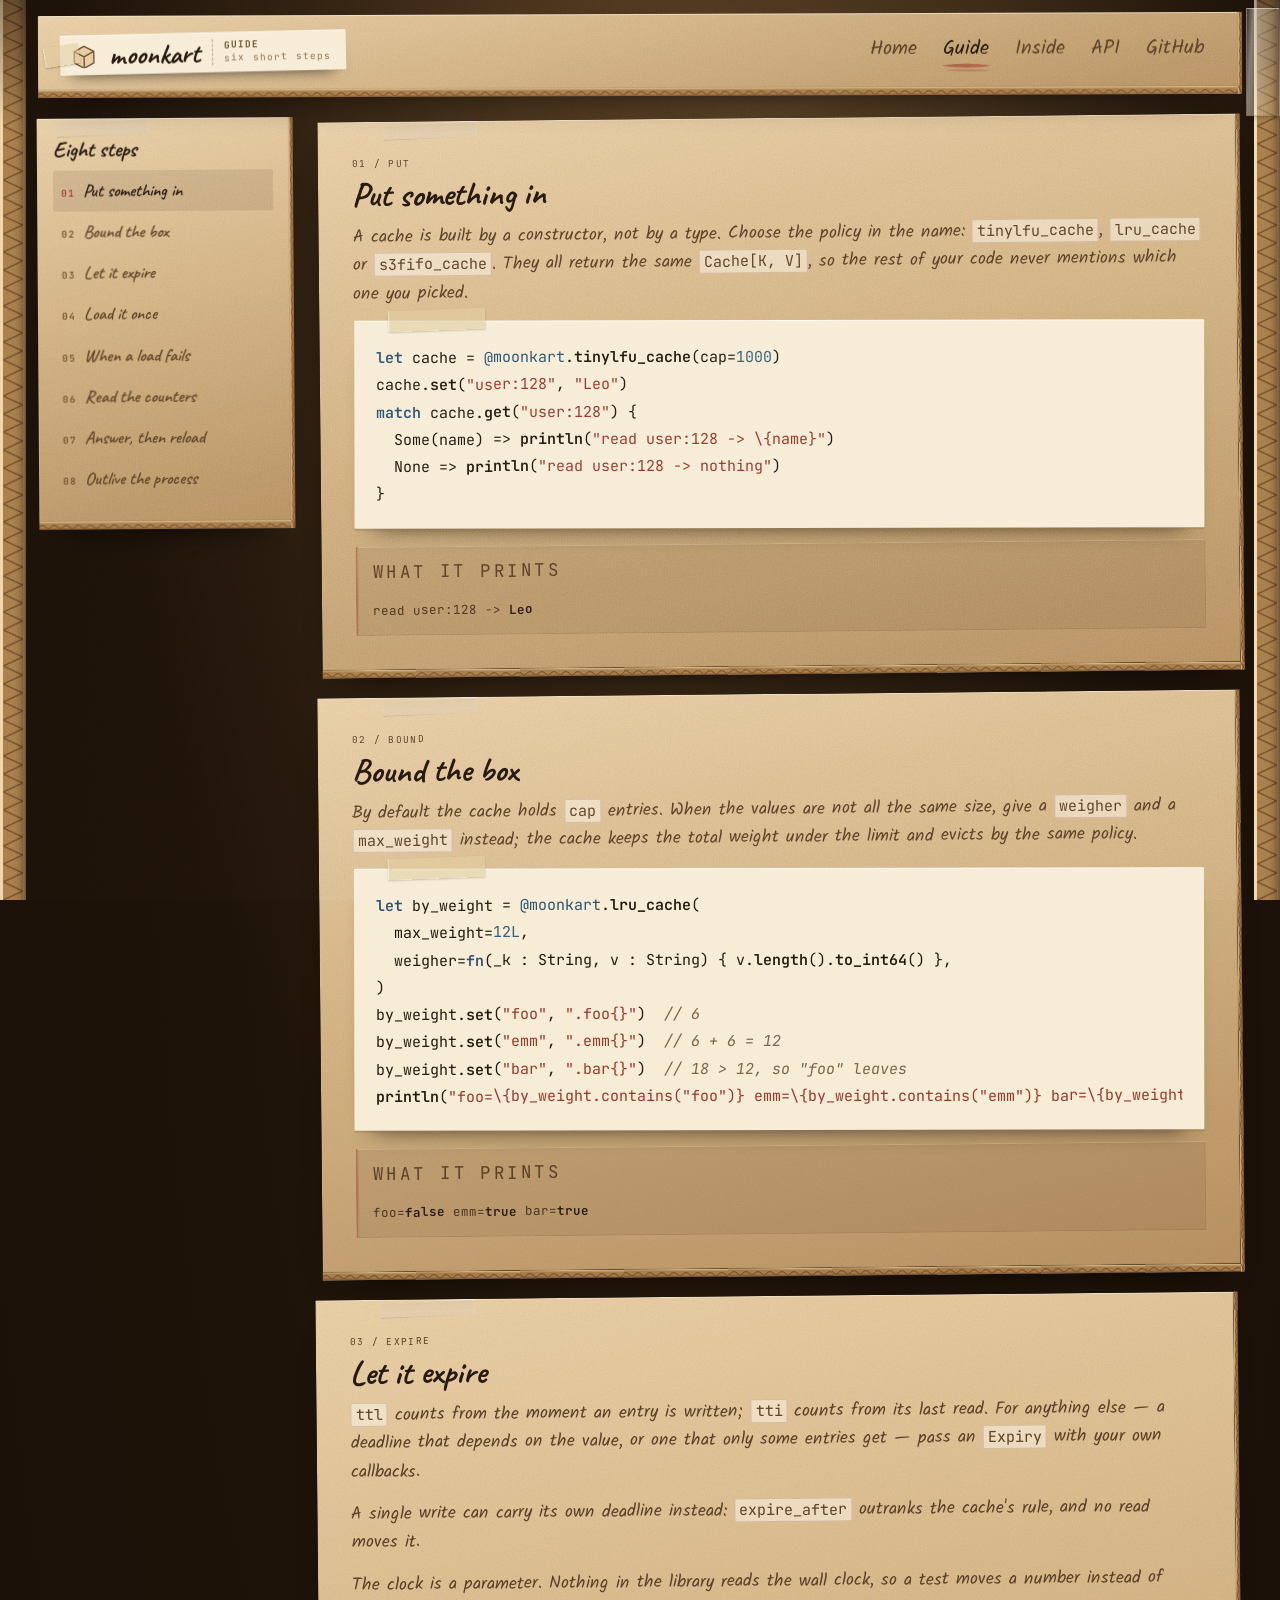
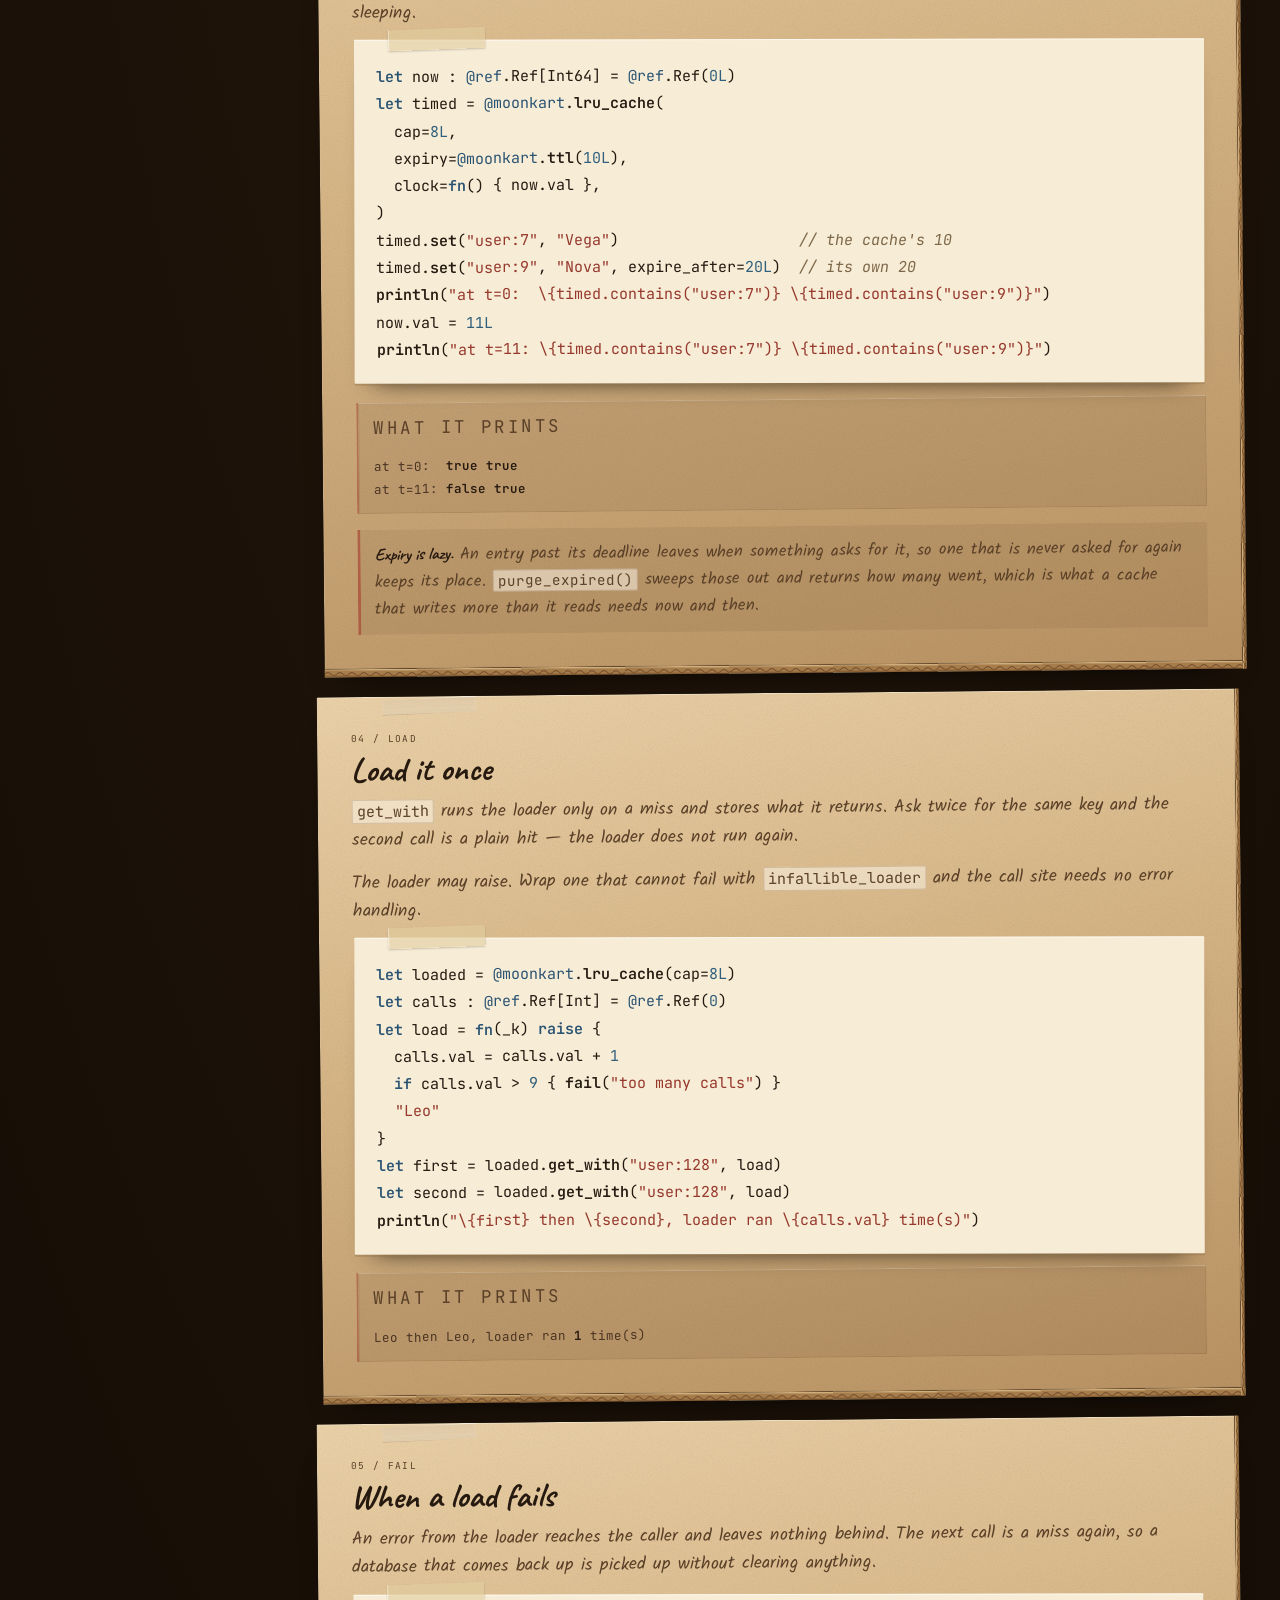
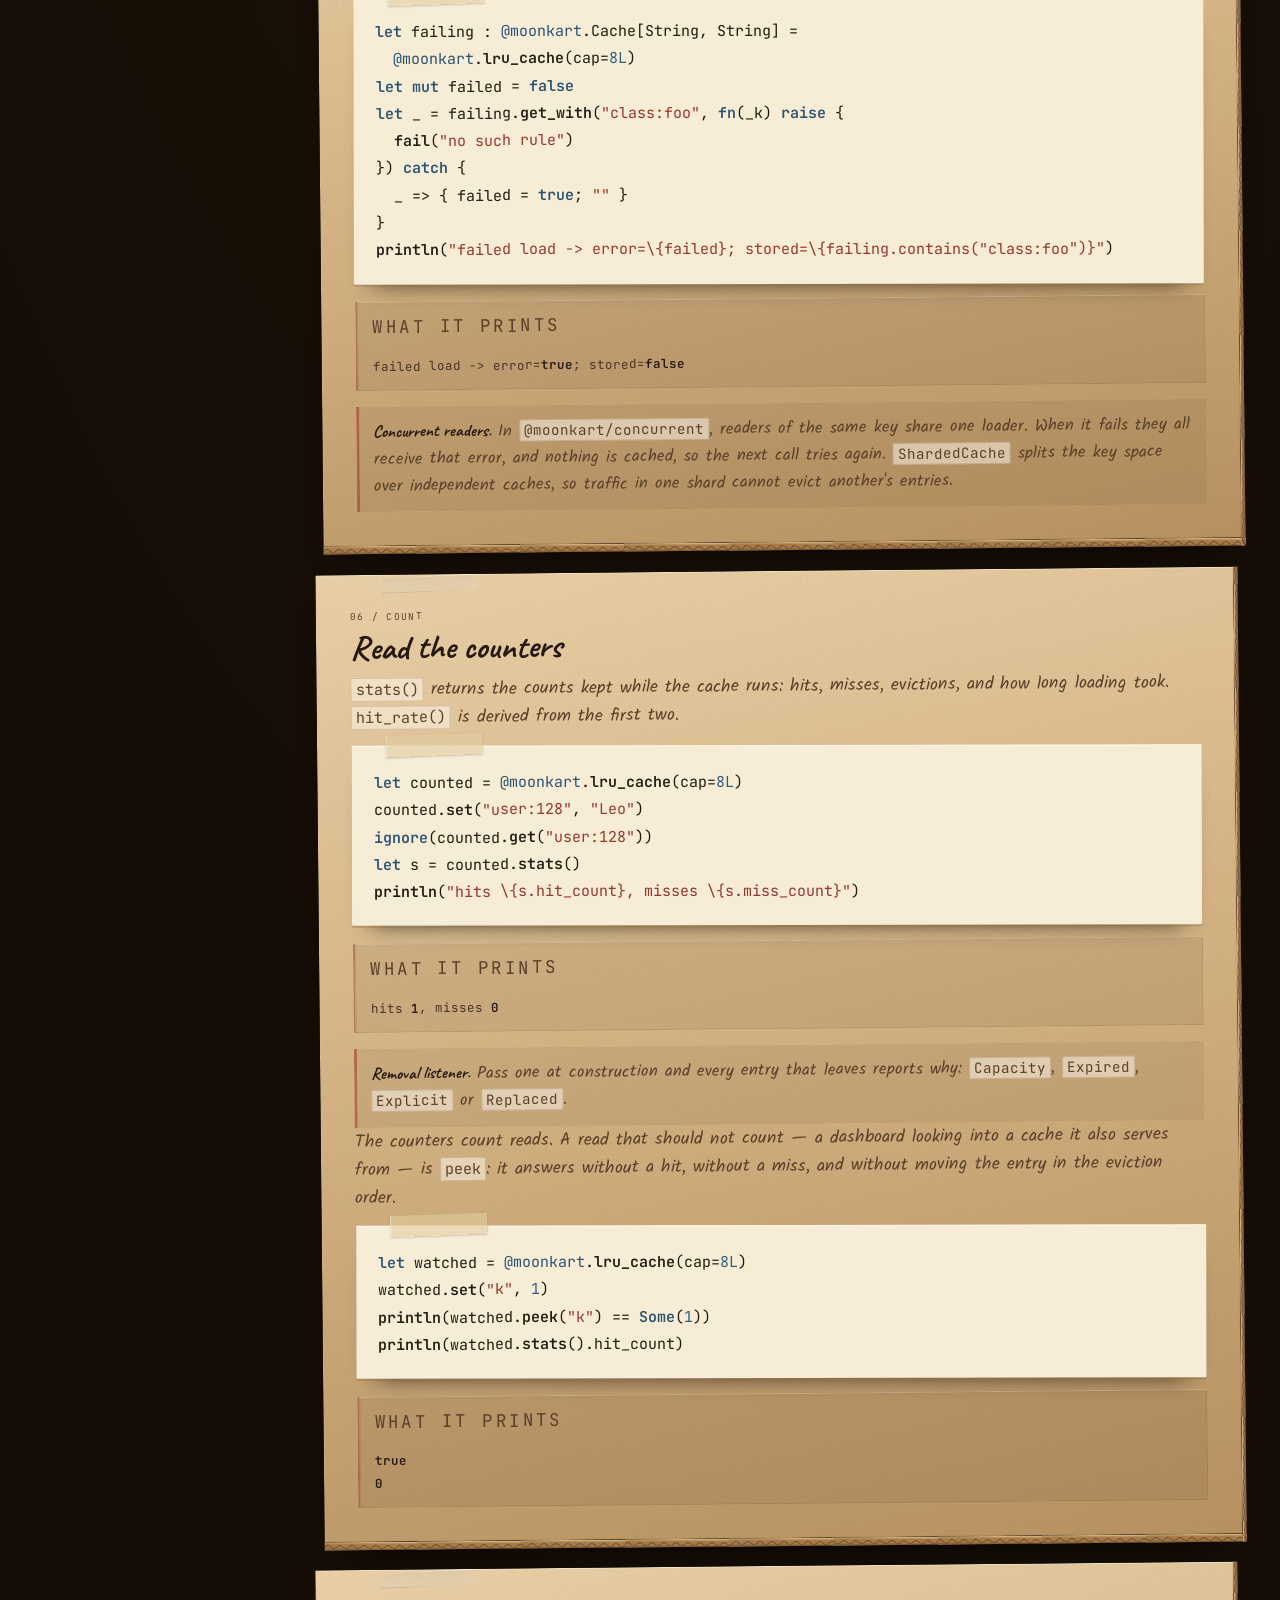
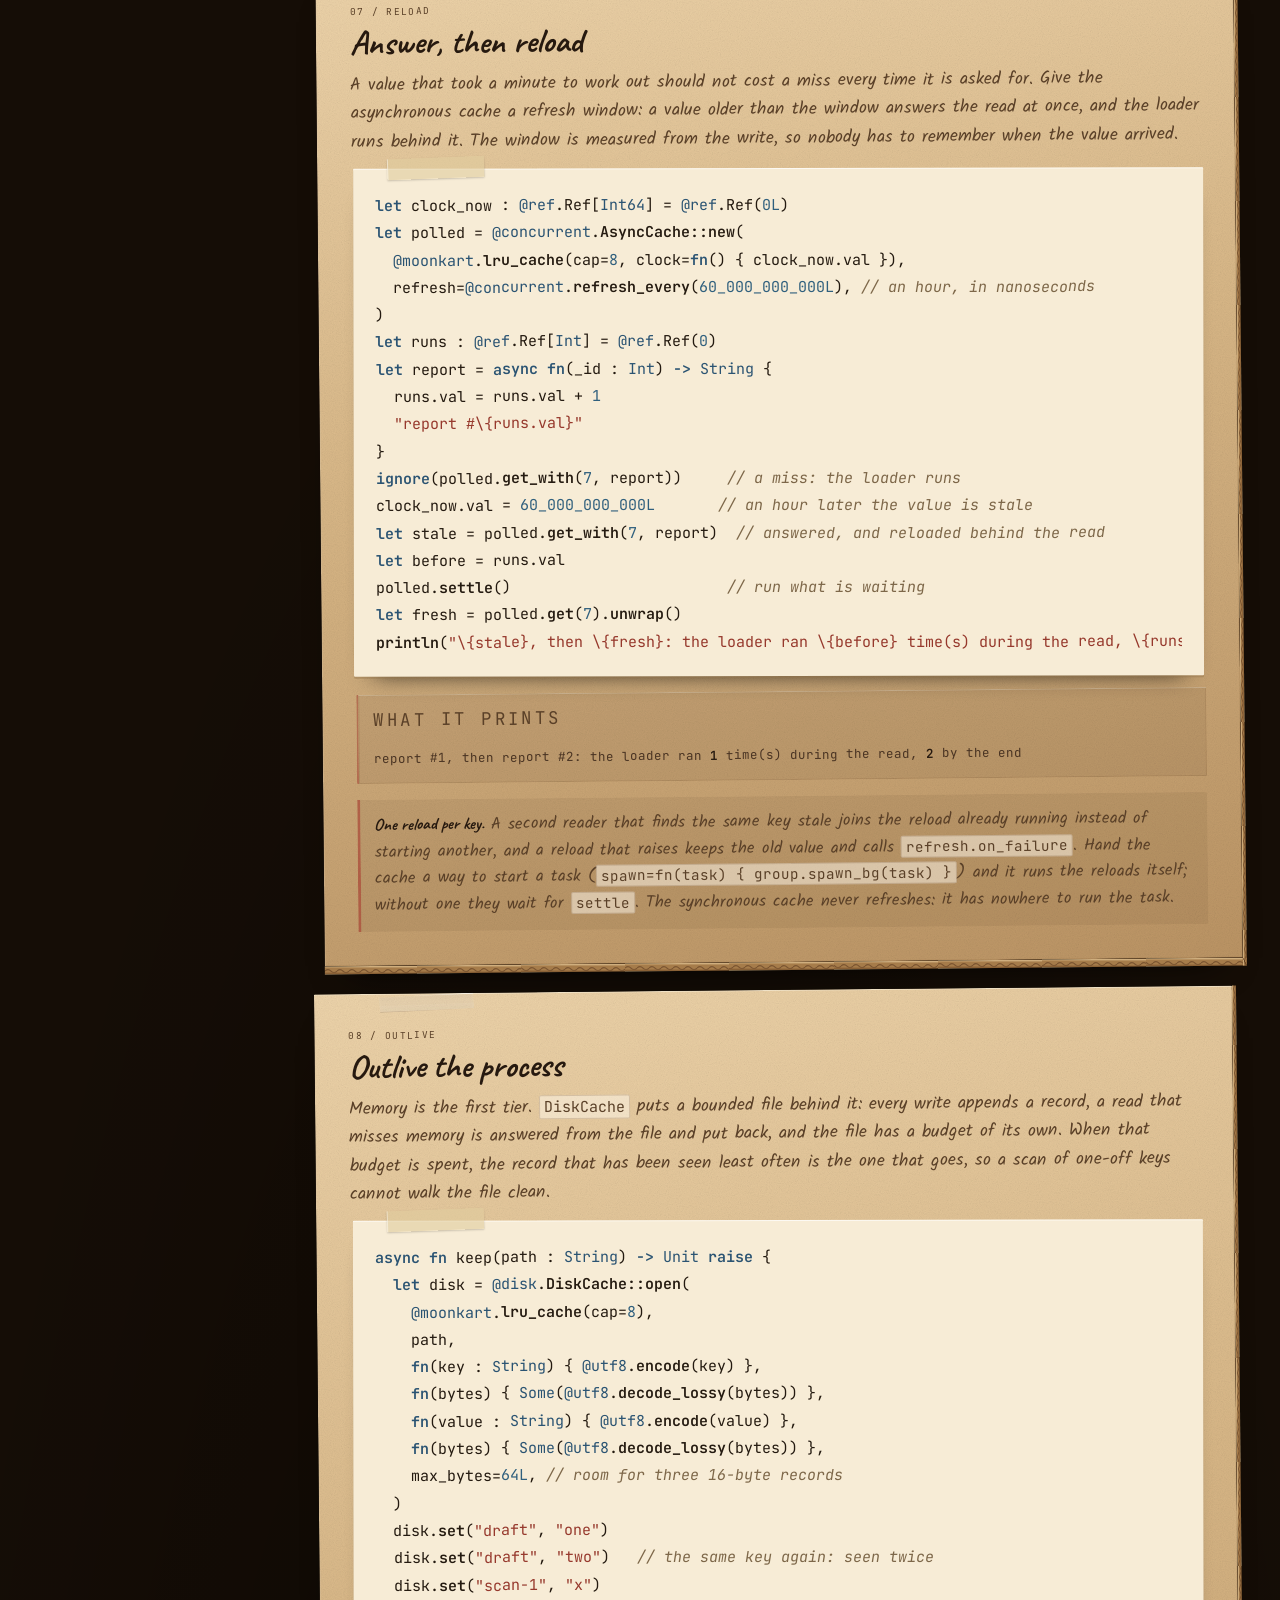
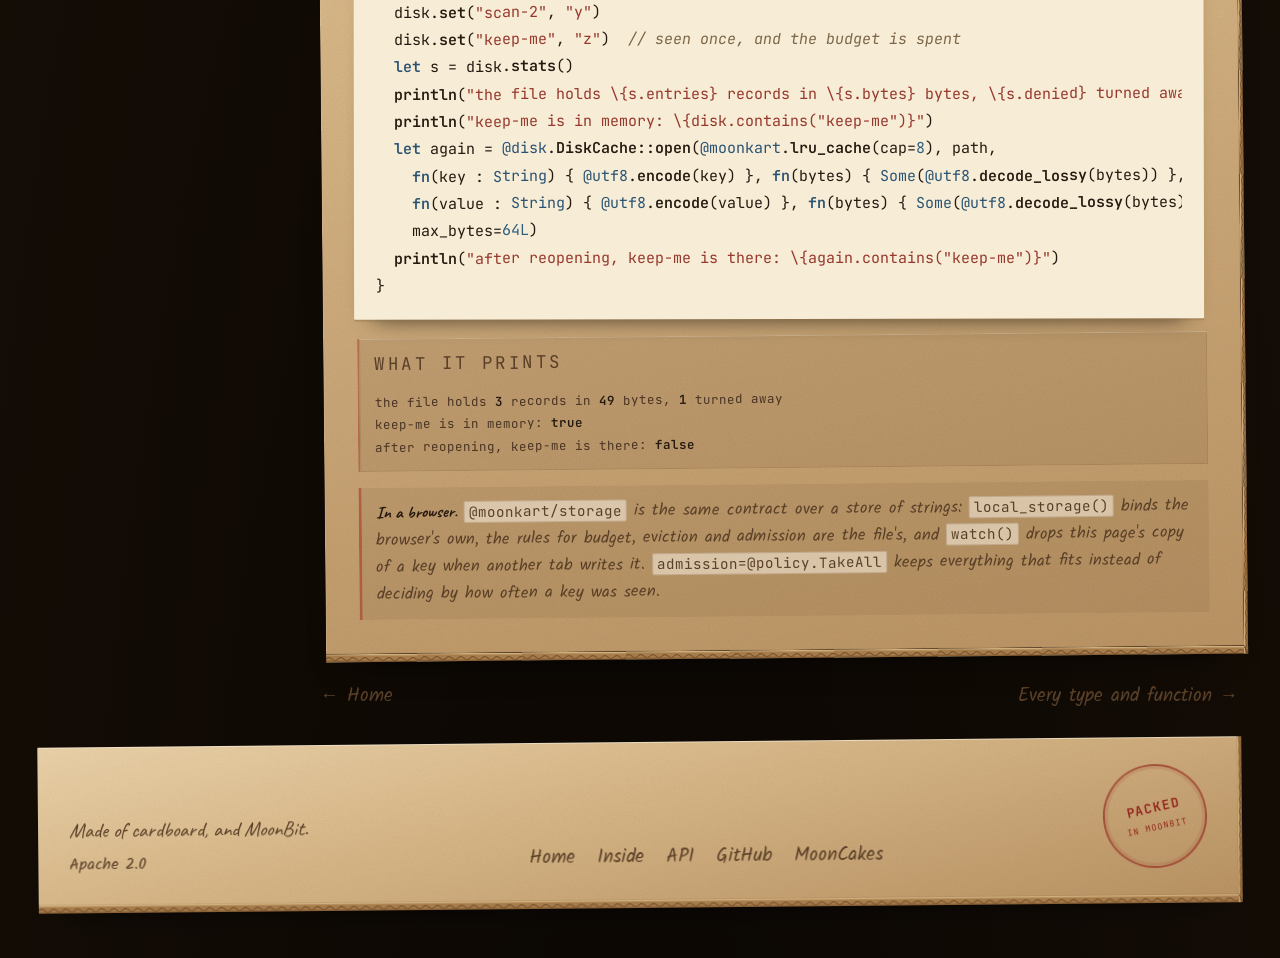
<file: docs/guide.html>
<!doctype html>
<html lang="en" class="at-top">
<head>
<meta charset="utf-8">
<meta name="viewport" content="width=device-width, initial-scale=1">
<title>Guide &mdash; moonkart</title>
<meta name="description" content="A short guide to moonkart: putting values in, bounding the box, expiry, loaders, and reading the counters.">
<link rel="icon" href="data:image/svg+xml,%3Csvg xmlns='http://www.w3.org/2000/svg' viewBox='0 0 32 32'%3E%3Crect width='32' height='32' rx='3' fill='%23c9a678'/%3E%3Cpath d='M5 12 16 6l11 6v14l-11 6-11-6z' fill='%23e0c69e' stroke='%236b4a2f' stroke-width='1.6' stroke-linejoin='round'/%3E%3Cpath d='M5 12l11 6 11-6M16 18v14' stroke='%236b4a2f' stroke-width='1.6' fill='none' stroke-linejoin='round'/%3E%3C/svg%3E">
<link rel="preconnect" href="https://fonts.googleapis.com">
<link rel="preconnect" href="https://fonts.gstatic.com" crossorigin>
<link href="https://fonts.googleapis.com/css2?family=Caveat:wght@400..700&family=Kalam:wght@300;400;700&family=Permanent+Marker&family=JetBrains+Mono:wght@400;600&display=swap" rel="stylesheet">
<link rel="stylesheet" href="./site.css">
<script src="./shell.js" defer></script>
</head>
<body>
<div class="lamp" aria-hidden="true"></div>
<div class="walls" aria-hidden="true"><i></i><b></b></div>
<div class="rail" aria-hidden="true"><span class="rail__thumb"></span></div>
<div class="grain" aria-hidden="true"></div>
<div class="shell doc">

<header class="bar panel">
  <a class="ticket" href="./index.html">
    <svg class="ticket__mark" viewBox="0 0 32 32" aria-hidden="true">
      <path d="M4 11.5 16 5l12 6.5v14L16 32 4 25.5z" fill="#e8cea0" stroke="#6b4a2f" stroke-width="1.7" stroke-linejoin="round"/>
      <path d="M4 11.5 16 18l12-6.5M16 18v13.6" stroke="#6b4a2f" stroke-width="1.7" fill="none" stroke-linejoin="round"/>
    </svg>
    <span class="ticket__name">moonkart</span>
    <span class="ticket__no"><b>GUIDE</b>six short steps</span>
  </a>
  <nav class="nav" aria-label="Main">
    <a href="./index.html">Home</a>
    <a href="./guide.html" aria-current="page">Guide</a>
    <a href="./inside.html">Inside</a>
    <a href="./api.html">API</a>
    <a href="https://github.com/moonbitstack/moonkart">GitHub</a>
  </nav>
</header>

<aside class="toc panel">
  <h2>Eight steps</h2>
  <ol>
    <li><a href="#put">Put something in</a></li>
    <li><a href="#bound">Bound the box</a></li>
    <li><a href="#expire">Let it expire</a></li>
    <li><a href="#load">Load it once</a></li>
    <li><a href="#fail">When a load fails</a></li>
    <li><a href="#count">Read the counters</a></li>
    <li><a href="#reload">Answer, then reload</a></li>
    <li><a href="#outlive">Outlive the process</a></li>
  </ol>
</aside>

<main class="doc__body">

  <section class="chapter panel" id="put">
    <span class="chapter__eyebrow">01 / PUT</span>
    <h2>Put something in</h2>
    <p>A cache is built by a constructor, not by a type. Choose the policy in the name:
      <code>tinylfu_cache</code>, <code>lru_cache</code> or <code>s3fifo_cache</code>. They all
      return the same <code>Cache[K, V]</code>, so the rest of your code never mentions which
      one you picked.</p>
    <div class="label">
<pre><code><span class="c-key">let</span> cache = <span class="c-pkg">@moonkart</span>.<span class="c-fn">tinylfu_cache</span>(cap=<span class="c-num">1000</span>)
cache.<span class="c-fn">set</span>(<span class="c-str">"user:128"</span>, <span class="c-str">"Leo"</span>)
<span class="c-key">match</span> cache.<span class="c-fn">get</span>(<span class="c-str">"user:128"</span>) {
  Some(name) =&gt; <span class="c-fn">println</span>(<span class="c-str">"read user:128 -&gt; \{name}"</span>)
  None =&gt; <span class="c-fn">println</span>(<span class="c-str">"read user:128 -&gt; nothing"</span>)
}</code></pre>
    </div>
    <div class="out panel">
      <p class="out__tag">WHAT IT PRINTS</p>
<pre>read user:128 -&gt; <b>Leo</b></pre>
    </div>
  </section>

  <section class="chapter panel" id="bound">
    <span class="chapter__eyebrow">02 / BOUND</span>
    <h2>Bound the box</h2>
    <p>By default the cache holds <code>cap</code> entries. When the values are not all the same
      size, give a <code>weigher</code> and a <code>max_weight</code> instead; the cache keeps the
      total weight under the limit and evicts by the same policy.</p>
    <div class="label">
<pre><code><span class="c-key">let</span> by_weight = <span class="c-pkg">@moonkart</span>.<span class="c-fn">lru_cache</span>(
  max_weight=<span class="c-num">12L</span>,
  weigher=<span class="c-key">fn</span>(_k : String, v : String) { v.<span class="c-fn">length</span>().<span class="c-fn">to_int64</span>() },
)
by_weight.<span class="c-fn">set</span>(<span class="c-str">"foo"</span>, <span class="c-str">".foo{}"</span>)  <span class="c-com">// 6</span>
by_weight.<span class="c-fn">set</span>(<span class="c-str">"emm"</span>, <span class="c-str">".emm{}"</span>)  <span class="c-com">// 6 + 6 = 12</span>
by_weight.<span class="c-fn">set</span>(<span class="c-str">"bar"</span>, <span class="c-str">".bar{}"</span>)  <span class="c-com">// 18 &gt; 12, so "foo" leaves</span>
<span class="c-fn">println</span>(<span class="c-str">"foo=\{by_weight.contains("foo")} emm=\{by_weight.contains("emm")} bar=\{by_weight.contains("bar")}"</span>)</code></pre>
    </div>
    <div class="out panel">
      <p class="out__tag">WHAT IT PRINTS</p>
<pre>foo=<b>false</b> emm=<b>true</b> bar=<b>true</b></pre>
    </div>
  </section>

  <section class="chapter panel" id="expire">
    <span class="chapter__eyebrow">03 / EXPIRE</span>
    <h2>Let it expire</h2>
    <p><code>ttl</code> counts from the moment an entry is written; <code>tti</code> counts from
      its last read. For anything else &mdash; a deadline that depends on the value, or one that only
      some entries get &mdash; pass an <code>Expiry</code> with your own callbacks.</p>
    <p>A single write can carry its own deadline instead: <code>expire_after</code> outranks the
      cache's rule, and no read moves it.</p>
    <p>The clock is a parameter. Nothing in the library reads the wall clock, so a test moves a
      number instead of sleeping.</p>
    <div class="label">
<pre><code><span class="c-key">let</span> now : <span class="c-pkg">@ref</span>.Ref[Int64] = <span class="c-pkg">@ref</span>.Ref(<span class="c-num">0L</span>)
<span class="c-key">let</span> timed = <span class="c-pkg">@moonkart</span>.<span class="c-fn">lru_cache</span>(
  cap=<span class="c-num">8L</span>,
  expiry=<span class="c-pkg">@moonkart</span>.<span class="c-fn">ttl</span>(<span class="c-num">10L</span>),
  clock=<span class="c-key">fn</span>() { now.val },
)
timed.<span class="c-fn">set</span>(<span class="c-str">"user:7"</span>, <span class="c-str">"Vega"</span>)                    <span class="c-com">// the cache's 10</span>
timed.<span class="c-fn">set</span>(<span class="c-str">"user:9"</span>, <span class="c-str">"Nova"</span>, expire_after=<span class="c-num">20L</span>)  <span class="c-com">// its own 20</span>
<span class="c-fn">println</span>(<span class="c-str">"at t=0:  \{timed.contains("user:7")} \{timed.contains("user:9")}"</span>)
now.val = <span class="c-num">11L</span>
<span class="c-fn">println</span>(<span class="c-str">"at t=11: \{timed.contains("user:7")} \{timed.contains("user:9")}"</span>)</code></pre>
    </div>
    <div class="out panel">
      <p class="out__tag">WHAT IT PRINTS</p>
<pre>at t=0:  <b>true true</b>
at t=11: <b>false true</b></pre>
    </div>
    <div class="note"><span><b>Expiry is lazy.</b> An entry past its deadline leaves when something
      asks for it, so one that is never asked for again keeps its place. <code>purge_expired()</code>
      sweeps those out and returns how many went, which is what a cache that writes more than it
      reads needs now and then.</span></div>
  </section>

  <section class="chapter panel" id="load">
    <span class="chapter__eyebrow">04 / LOAD</span>
    <h2>Load it once</h2>
    <p><code>get_with</code> runs the loader only on a miss and stores what it returns. Ask twice
      for the same key and the second call is a plain hit &mdash; the loader does not run again.</p>
    <p>The loader may raise. Wrap one that cannot fail with <code>infallible_loader</code> and the
      call site needs no error handling.</p>
    <div class="label">
<pre><code><span class="c-key">let</span> loaded = <span class="c-pkg">@moonkart</span>.<span class="c-fn">lru_cache</span>(cap=<span class="c-num">8L</span>)
<span class="c-key">let</span> calls : <span class="c-pkg">@ref</span>.Ref[Int] = <span class="c-pkg">@ref</span>.Ref(<span class="c-num">0</span>)
<span class="c-key">let</span> load = <span class="c-key">fn</span>(_k) <span class="c-key">raise</span> {
  calls.val = calls.val + <span class="c-num">1</span>
  <span class="c-key">if</span> calls.val &gt; <span class="c-num">9</span> { <span class="c-fn">fail</span>(<span class="c-str">"too many calls"</span>) }
  <span class="c-str">"Leo"</span>
}
<span class="c-key">let</span> first = loaded.<span class="c-fn">get_with</span>(<span class="c-str">"user:128"</span>, load)
<span class="c-key">let</span> second = loaded.<span class="c-fn">get_with</span>(<span class="c-str">"user:128"</span>, load)
<span class="c-fn">println</span>(<span class="c-str">"\{first} then \{second}, loader ran \{calls.val} time(s)"</span>)</code></pre>
    </div>
    <div class="out panel">
      <p class="out__tag">WHAT IT PRINTS</p>
<pre>Leo then Leo, loader ran <b>1</b> time(s)</pre>
    </div>
  </section>

  <section class="chapter panel" id="fail">
    <span class="chapter__eyebrow">05 / FAIL</span>
    <h2>When a load fails</h2>
    <p>An error from the loader reaches the caller and leaves nothing behind. The next call is a
      miss again, so a database that comes back up is picked up without clearing anything.</p>
    <div class="label">
<pre><code><span class="c-key">let</span> failing : <span class="c-pkg">@moonkart</span>.Cache[String, String] =
  <span class="c-pkg">@moonkart</span>.<span class="c-fn">lru_cache</span>(cap=<span class="c-num">8L</span>)
<span class="c-key">let mut</span> failed = <span class="c-key">false</span>
<span class="c-key">let</span> _ = failing.<span class="c-fn">get_with</span>(<span class="c-str">"class:foo"</span>, <span class="c-key">fn</span>(_k) <span class="c-key">raise</span> {
  <span class="c-fn">fail</span>(<span class="c-str">"no such rule"</span>)
}) <span class="c-key">catch</span> {
  _ =&gt; { failed = <span class="c-key">true</span>; <span class="c-str">""</span> }
}
<span class="c-fn">println</span>(<span class="c-str">"failed load -&gt; error=\{failed}; stored=\{failing.contains("class:foo")}"</span>)</code></pre>
    </div>
    <div class="out panel">
      <p class="out__tag">WHAT IT PRINTS</p>
<pre>failed load -&gt; error=<b>true</b>; stored=<b>false</b></pre>
    </div>
    <div class="note"><span><b>Concurrent readers.</b> In <code>@moonkart/concurrent</code>, readers of
      the same key share one loader. When it fails they all receive that error, and nothing is
      cached, so the next call tries again. <code>ShardedCache</code> splits the key space over
      independent caches, so traffic in one shard cannot evict another's entries.</span></div>
  </section>

  <section class="chapter panel" id="count">
    <span class="chapter__eyebrow">06 / COUNT</span>
    <h2>Read the counters</h2>
    <p><code>stats()</code> returns the counts kept while the cache runs: hits, misses, evictions,
      and how long loading took. <code>hit_rate()</code> is derived from the first two.</p>
    <div class="label">
<pre><code><span class="c-key">let</span> counted = <span class="c-pkg">@moonkart</span>.<span class="c-fn">lru_cache</span>(cap=<span class="c-num">8L</span>)
counted.<span class="c-fn">set</span>(<span class="c-str">"user:128"</span>, <span class="c-str">"Leo"</span>)
<span class="c-key">ignore</span>(counted.<span class="c-fn">get</span>(<span class="c-str">"user:128"</span>))
<span class="c-key">let</span> s = counted.<span class="c-fn">stats</span>()
<span class="c-fn">println</span>(<span class="c-str">"hits \{s.hit_count}, misses \{s.miss_count}"</span>)</code></pre>
    </div>
    <div class="out panel">
      <p class="out__tag">WHAT IT PRINTS</p>
<pre>hits <b>1</b>, misses <b>0</b></pre>
    </div>
    <div class="note"><span><b>Removal listener.</b> Pass one at construction and every entry that
      leaves reports why: <code>Capacity</code>, <code>Expired</code>, <code>Explicit</code> or
      <code>Replaced</code>.</span></div>
    <p>The counters count reads. A read that should not count &mdash; a dashboard looking into a cache
      it also serves from &mdash; is <code>peek</code>: it answers without a hit, without a miss, and
      without moving the entry in the eviction order.</p>
    <div class="label">
<pre><code><span class="c-key">let</span> watched = <span class="c-pkg">@moonkart</span>.<span class="c-fn">lru_cache</span>(cap=<span class="c-num">8L</span>)
watched.<span class="c-fn">set</span>(<span class="c-str">"k"</span>, <span class="c-num">1</span>)
<span class="c-fn">println</span>(watched.<span class="c-fn">peek</span>(<span class="c-str">"k"</span>) == <span class="c-key">Some</span>(<span class="c-num">1</span>))
<span class="c-fn">println</span>(watched.<span class="c-fn">stats</span>().hit_count)</code></pre>
    </div>
    <div class="out panel">
      <p class="out__tag">WHAT IT PRINTS</p>
<pre><b>true</b>
<b>0</b></pre>
    </div>
  </section>

  <section class="chapter panel" id="reload">
    <span class="chapter__eyebrow">07 / RELOAD</span>
    <h2>Answer, then reload</h2>
    <p>A value that took a minute to work out should not cost a miss every time it is asked for. Give the
      asynchronous cache a refresh window: a value older than the window answers the read at once, and the
      loader runs behind it. The window is measured from the write, so nobody has to remember when the
      value arrived.</p>
    <div class="label">
<pre><code><span class="c-key">let</span> clock_now : <span class="c-pkg">@ref</span>.Ref[<span class="c-pkg">Int64</span>] = <span class="c-pkg">@ref</span>.Ref(<span class="c-num">0L</span>)
<span class="c-key">let</span> polled = <span class="c-pkg">@concurrent</span>.<span class="c-fn">AsyncCache::new</span>(
  <span class="c-pkg">@moonkart</span>.<span class="c-fn">lru_cache</span>(cap=<span class="c-num">8</span>, clock=<span class="c-key">fn</span>() { clock_now.val }),
  refresh=<span class="c-pkg">@concurrent</span>.<span class="c-fn">refresh_every</span>(<span class="c-num">60_000_000_000L</span>), <span class="c-com">// an hour, in nanoseconds</span>
)
<span class="c-key">let</span> runs : <span class="c-pkg">@ref</span>.Ref[<span class="c-pkg">Int</span>] = <span class="c-pkg">@ref</span>.Ref(<span class="c-num">0</span>)
<span class="c-key">let</span> report = <span class="c-key">async fn</span>(_id : <span class="c-pkg">Int</span>) <span class="c-key">-&gt;</span> <span class="c-pkg">String</span> {
  runs.val = runs.val + <span class="c-num">1</span>
  <span class="c-str">"report #\{runs.val}"</span>
}
<span class="c-key">ignore</span>(polled.<span class="c-fn">get_with</span>(<span class="c-num">7</span>, report))     <span class="c-com">// a miss: the loader runs</span>
clock_now.val = <span class="c-num">60_000_000_000L</span>       <span class="c-com">// an hour later the value is stale</span>
<span class="c-key">let</span> stale = polled.<span class="c-fn">get_with</span>(<span class="c-num">7</span>, report)  <span class="c-com">// answered, and reloaded behind the read</span>
<span class="c-key">let</span> before = runs.val
polled.<span class="c-fn">settle</span>()                        <span class="c-com">// run what is waiting</span>
<span class="c-key">let</span> fresh = polled.<span class="c-fn">get</span>(<span class="c-num">7</span>).<span class="c-fn">unwrap</span>()
<span class="c-fn">println</span>(<span class="c-str">"\{stale}, then \{fresh}: the loader ran \{before} time(s) during the read, \{runs.val} by the end"</span>)</code></pre>
    </div>
    <div class="out panel">
      <p class="out__tag">WHAT IT PRINTS</p>
<pre>report #1, then report #2: the loader ran <b>1</b> time(s) during the read, <b>2</b> by the end</pre>
    </div>
    <div class="note"><span><b>One reload per key.</b> A second reader that finds the same key stale joins the
      reload already running instead of starting another, and a reload that raises keeps the old value and
      calls <code>refresh.on_failure</code>. Hand the cache a way to start a task
      (<code>spawn=fn(task) { group.spawn_bg(task) }</code>) and it runs the reloads itself; without one they
      wait for <code>settle</code>. The synchronous cache never refreshes: it has nowhere to run the task.</span></div>
  </section>

  <section class="chapter panel" id="outlive">
    <span class="chapter__eyebrow">08 / OUTLIVE</span>
    <h2>Outlive the process</h2>
    <p>Memory is the first tier. <code>DiskCache</code> puts a bounded file behind it: every write appends a
      record, a read that misses memory is answered from the file and put back, and the file has a budget of
      its own. When that budget is spent, the record that has been seen least often is the one that goes, so a
      scan of one-off keys cannot walk the file clean.</p>
    <div class="label">
<pre><code><span class="c-key">async fn</span> keep(path : <span class="c-pkg">String</span>) <span class="c-key">-&gt;</span> <span class="c-pkg">Unit</span> <span class="c-key">raise</span> {
  <span class="c-key">let</span> disk = <span class="c-pkg">@disk</span>.<span class="c-fn">DiskCache::open</span>(
    <span class="c-pkg">@moonkart</span>.<span class="c-fn">lru_cache</span>(cap=<span class="c-num">8</span>),
    path,
    <span class="c-key">fn</span>(key : <span class="c-pkg">String</span>) { <span class="c-pkg">@utf8</span>.<span class="c-fn">encode</span>(key) },
    <span class="c-key">fn</span>(bytes) { <span class="c-pkg">Some</span>(<span class="c-pkg">@utf8</span>.<span class="c-fn">decode_lossy</span>(bytes)) },
    <span class="c-key">fn</span>(value : <span class="c-pkg">String</span>) { <span class="c-pkg">@utf8</span>.<span class="c-fn">encode</span>(value) },
    <span class="c-key">fn</span>(bytes) { <span class="c-pkg">Some</span>(<span class="c-pkg">@utf8</span>.<span class="c-fn">decode_lossy</span>(bytes)) },
    max_bytes=<span class="c-num">64L</span>, <span class="c-com">// room for three 16-byte records</span>
  )
  disk.<span class="c-fn">set</span>(<span class="c-str">"draft"</span>, <span class="c-str">"one"</span>)
  disk.<span class="c-fn">set</span>(<span class="c-str">"draft"</span>, <span class="c-str">"two"</span>)   <span class="c-com">// the same key again: seen twice</span>
  disk.<span class="c-fn">set</span>(<span class="c-str">"scan-1"</span>, <span class="c-str">"x"</span>)
  disk.<span class="c-fn">set</span>(<span class="c-str">"scan-2"</span>, <span class="c-str">"y"</span>)
  disk.<span class="c-fn">set</span>(<span class="c-str">"keep-me"</span>, <span class="c-str">"z"</span>)  <span class="c-com">// seen once, and the budget is spent</span>
  <span class="c-key">let</span> s = disk.<span class="c-fn">stats</span>()
  <span class="c-fn">println</span>(<span class="c-str">"the file holds \{s.entries} records in \{s.bytes} bytes, \{s.denied} turned away"</span>)
  <span class="c-fn">println</span>(<span class="c-str">"keep-me is in memory: \{disk.contains("keep-me")}"</span>)
  <span class="c-key">let</span> again = <span class="c-pkg">@disk</span>.<span class="c-fn">DiskCache::open</span>(<span class="c-pkg">@moonkart</span>.<span class="c-fn">lru_cache</span>(cap=<span class="c-num">8</span>), path,
    <span class="c-key">fn</span>(key : <span class="c-pkg">String</span>) { <span class="c-pkg">@utf8</span>.<span class="c-fn">encode</span>(key) }, <span class="c-key">fn</span>(bytes) { <span class="c-pkg">Some</span>(<span class="c-pkg">@utf8</span>.<span class="c-fn">decode_lossy</span>(bytes)) },
    <span class="c-key">fn</span>(value : <span class="c-pkg">String</span>) { <span class="c-pkg">@utf8</span>.<span class="c-fn">encode</span>(value) }, <span class="c-key">fn</span>(bytes) { <span class="c-pkg">Some</span>(<span class="c-pkg">@utf8</span>.<span class="c-fn">decode_lossy</span>(bytes)) },
    max_bytes=<span class="c-num">64L</span>)
  <span class="c-fn">println</span>(<span class="c-str">"after reopening, keep-me is there: \{again.contains("keep-me")}"</span>)
}</code></pre>
    </div>
    <div class="out panel">
      <p class="out__tag">WHAT IT PRINTS</p>
<pre>the file holds <b>3</b> records in <b>49</b> bytes, <b>1</b> turned away
keep-me is in memory: <b>true</b>
after reopening, keep-me is there: <b>false</b></pre>
    </div>
    <div class="note"><span><b>In a browser.</b> <code>@moonkart/storage</code> is the same contract over a
      store of strings: <code>local_storage()</code> binds the browser's own, the rules for budget, eviction
      and admission are the file's, and <code>watch()</code> drops this page's copy of a key when another tab
      writes it. <code>admission=@policy.TakeAll</code> keeps everything that fits instead of deciding by how
      often a key was seen.</span></div>
  </section>

  <nav class="pager">
    <a href="./index.html">&larr; Home</a>
    <a href="./api.html">Every type and function &rarr;</a>
  </nav>

</main>

<footer class="foot panel">
  <div>
    <p class="foot__note">Made of cardboard, and MoonBit.</p>
    <p class="foot__lic">Apache 2.0</p>
  </div>
  <nav class="foot__links" aria-label="Elsewhere">
    <a href="./index.html">Home</a>
    <a href="./inside.html">Inside</a>
    <a href="./api.html">API</a>
    <a href="https://github.com/moonbitstack/moonkart">GitHub</a>
    <a href="https://mooncakes.io/docs/moonbitstack/moonkart">MoonCakes</a>
  </nav>
  <div class="stamp" aria-hidden="true"><span><b>PACKED</b>IN MOONBIT</span></div>
</footer>

</div>
<script>
(() => {
  const root = document.documentElement;
  const mark = () => root.classList.toggle("at-top", scrollY === 0);
  addEventListener("scroll", mark, { passive: true });
  mark();
})();
</script>
</body>
</html>
</file>
<file: docs/site.css>
:root{
  /* the workbench the boards lie on */
  --desk:#2b1e13;
  --desk-2:#3f2d1d;
  --void:#150d06;

  /* the board itself */
  --face:#d8b787;
  --face-hi:#ecd0a3;
  --face-lo:#bb9464;
  --core:#a97f4d;
  --liner:#e9cd9e;
  --edge:#6d4a29;
  --ink:#26190f;
  --ink-2:#5a4028;
  --ink-3:#6a4d2c;
  --pen:#96281f;
  --pen-2:#2c5674;

  /* paper stuck on the board */
  --paper:#f7ecd6;
  --on-paper:#241a10;

  --hand:'Caveat',cursive;
  --neat:'Kalam',cursive;
  --body:'Kalam',cursive;
  --marker:'Permanent Marker',cursive;
  --mono:'JetBrains Mono',ui-monospace,monospace;
  --bar:74px;
  --page:min(1240px, calc(100% - 3rem));

  /* corrugated cross-section: two liners with a wave between them */
  --flute:url("data:image/svg+xml,%3Csvg xmlns='http://www.w3.org/2000/svg' width='14' height='15'%3E%3Crect width='14' height='15' fill='%23a67c4a'/%3E%3Cpath d='M0 10.4 Q3.5 3.4 7 10.4 T14 10.4' fill='none' stroke='%236b4826' stroke-width='1.5'/%3E%3Crect width='14' height='2.8' fill='%23f0d6a7'/%3E%3Crect y='12.2' width='14' height='2.8' fill='%23c59a68'/%3E%3C/svg%3E");
  --fluteV:url("data:image/svg+xml,%3Csvg xmlns='http://www.w3.org/2000/svg' width='22' height='24'%3E%3Crect width='22' height='24' fill='%23a67c4a'/%3E%3Cpath d='M6 0 Q2.2 6 6 12 T6 24' fill='none' stroke='%236b4826' stroke-width='1.6'/%3E%3Crect width='2.6' height='24' fill='%23f0d6a7'/%3E%3Crect x='19.2' width='2.8' height='24' fill='%23bd9060'/%3E%3C/svg%3E");
  /* the carton's side wall, cut across the flutes: one wave that reaches from
     liner to liner, so the strip is corrugation edge to edge and not a line
     drawn on a flat board */
  --fluteW:url("data:image/svg+xml,%3Csvg xmlns='http://www.w3.org/2000/svg' width='26' height='18'%3E%3Crect width='26' height='18' fill='%23a67c4a'/%3E%3Cpath d='M3.4 0 Q13 4.5 22.6 9 Q13 13.5 3.4 18' fill='none' stroke='%237a5430' stroke-width='1.6'/%3E%3Crect width='3' height='18' fill='%23f0d6a7'/%3E%3Crect x='23' width='3' height='18' fill='%23b98c5c'/%3E%3C/svg%3E");
  /* the same cut edge, cut thin: what a board two millimetres thick shows.
     No white lining on these: the liner is only a shade off the board itself,
     so the edge reads as thickness and not as a drawn border. The cut on the
     right is half the one underneath — the board is seen at a glance, not square
     on. */
  --edgeB:url("data:image/svg+xml,%3Csvg xmlns='http://www.w3.org/2000/svg' width='12' height='8'%3E%3Crect width='12' height='8' fill='%23a67c4a'/%3E%3Cpath d='M0 5.1 Q3 1.9 6 5.1 T12 5.1' fill='none' stroke='%237a5430' stroke-width='1.25'/%3E%3Crect width='12' height='1.4' fill='%23cfae7e'/%3E%3Crect y='6.6' width='12' height='1.4' fill='%238a6136'/%3E%3C/svg%3E");
  --edgeR:url("data:image/svg+xml,%3Csvg xmlns='http://www.w3.org/2000/svg' width='4' height='12'%3E%3Crect width='4' height='12' fill='%23a67c4a'/%3E%3Cpath d='M2.3 0 Q0.6 3 2.3 6 T2.3 12' fill='none' stroke='%237a5430' stroke-width='1'/%3E%3Crect width='.9' height='12' fill='%23cfae7e'/%3E%3Crect x='3.2' width='.8' height='12' fill='%238a6136'/%3E%3C/svg%3E");
}
*{box-sizing:border-box}
html,body{margin:0;padding:0}
html{background:var(--desk);color:var(--ink)}
html,button,input,textarea,select{font-variant-ligatures:no-contextual}
/* a selection should look like a highlighter on kraft, not a blue box */
::selection{background:rgba(168,52,42,.22);color:var(--ink)}
/* The page is printed on board: dragging across it should not paint a
   selection over the drawing. Only the things you are meant to copy — the
   install line and code — take a selection. */
html{-webkit-user-select:none;user-select:none}
.get__cmd,.get__cmd *,
pre,pre *,
code,code *{-webkit-user-select:text;user-select:text}
body{
  font-family:var(--body);
  font-size:19px;
  line-height:1.62;
  background:
    radial-gradient(72% 40% at 50% -6%, #4a341d 0%, transparent 64%),
    radial-gradient(120% 70% at 50% 8%, rgba(120,80,40,.16), transparent 70%),
    radial-gradient(90% 60% at 50% 108%, rgba(0,0,0,.55), transparent 70%),
    var(--void);
  overflow-x:clip;
  -webkit-font-smoothing:antialiased;
}

/* dust and fibre, over everything */
.grain{position:fixed;inset:0;z-index:60;pointer-events:none;opacity:.5;mix-blend-mode:overlay;
  background-image:url("data:image/svg+xml,%3Csvg xmlns='http://www.w3.org/2000/svg' width='240' height='240'%3E%3Cfilter id='n'%3E%3CfeTurbulence type='fractalNoise' baseFrequency='.82' numOctaves='4' stitchTiles='stitch'/%3E%3CfeColorMatrix type='saturate' values='0'/%3E%3C/filter%3E%3Crect width='240' height='240' filter='url(%23n)' opacity='.42'/%3E%3C/svg%3E");}
.grain::after{content:"";position:absolute;inset:0;opacity:.6;
  background-image:repeating-linear-gradient(88deg, rgba(90,60,30,.07) 0 1px, transparent 1px 3px);}
.lamp{position:fixed;inset:0;z-index:0;pointer-events:none;
  background:radial-gradient(60% 42% at 62% 12%, rgba(255,196,120,.13), transparent 70%);}
/* the side walls: you are looking into the carton. The right one is wide enough
   to take the scroll groove, so the bar runs inside the board, not beside it. */
.walls{position:fixed;inset:0;z-index:45;pointer-events:none}
.walls i{position:absolute;top:0;bottom:0;left:0;width:26px;
  background-image:linear-gradient(180deg,rgba(0,0,0,.4),rgba(0,0,0,0) 14%),var(--fluteW);
  background-size:auto,100% 18px;background-repeat:no-repeat,repeat-y;
  box-shadow:inset -10px 0 12px -10px rgba(0,0,0,.85)}
/* the right wall is the page's own edge board */
.walls b{position:absolute;top:0;bottom:0;right:0;width:26px;
  background-color:var(--core);
  background-image:
    linear-gradient(180deg,rgba(0,0,0,.4),rgba(0,0,0,0) 14%),
    var(--fluteW);
  background-size:auto,100% 18px;background-repeat:no-repeat,repeat-y;
  box-shadow:inset -10px 0 12px -10px rgba(0,0,0,.85), inset 2px 0 0 rgba(255,240,214,.22)}
/* The native bar is hidden: this one is a strip of board in the groove. Each
   family of browsers is served in its own @supports block, because Chrome drops
   every ::-webkit-scrollbar rule on an element the moment `scrollbar-width` or
   `scrollbar-color` is set on it — the standard property would quietly undo the
   drawing that follows. */
@supports selector(::-webkit-scrollbar) {
  html::-webkit-scrollbar{width:0;height:0;display:none}
}
@supports not selector(::-webkit-scrollbar) {
  html{scrollbar-width:none;-ms-overflow-style:none}
}

/* the bar is a length of clear tape stuck to the right wall, sliding with the page.
   It covers that wall end to end and overhangs the dark a little on the left,
   where the film lifts and catches the light. */
.rail{position:fixed;z-index:46;top:8px;bottom:8px;right:0;width:42px;
  pointer-events:auto;cursor:default}
.rail[hidden]{display:none}
.rail__thumb{position:absolute;left:8px;width:34px;top:0;height:64px;
  background:linear-gradient(94deg,
    rgba(255,250,236,.13) 0%, rgba(255,250,236,.44) 17%,
    rgba(252,243,222,.30) 48%, rgba(244,232,206,.18) 78%, rgba(110,80,42,.15) 100%);
  border-left:1px solid rgba(255,253,246,.3);
  border-right:1px solid rgba(96,66,32,.2);
  box-shadow:0 2px 4px -1px rgba(40,24,8,.34), inset 0 1px 0 rgba(255,253,246,.45),
    inset 0 -1px 0 rgba(110,80,42,.22);
  transform:rotate(.35deg);
  cursor:grab;touch-action:none}
.rail:hover .rail__thumb{background:linear-gradient(94deg,
    rgba(255,250,236,.42) 0%, rgba(252,243,222,.28) 38%,
    rgba(244,232,206,.18) 72%, rgba(110,80,42,.16) 100%)}
html.scrolling .rail__thumb{background:linear-gradient(94deg,
    rgba(255,252,242,.52) 0%, rgba(252,245,226,.34) 38%,
    rgba(244,232,206,.22) 72%, rgba(110,80,42,.18) 100%);
  cursor:grabbing}

/* The shell must not clip: every board's cut edge hangs 4px past its right side,
   so the column is inset by that much and the boards still sit centred between
   the carton's two walls. The body clips at the viewport, which is far enough out. */
.shell{position:relative;z-index:1;
  width:min(1360px, calc(100% - 76px));margin:0 auto;
  display:grid;gap:30px;padding:14px 4px 58px 0}
.shell > main{display:contents}

/* --- a board: face, fibre, and a cut edge you can see --- */
.panel{
  position:relative;
  background-image:
    url("data:image/svg+xml,%3Csvg xmlns='http://www.w3.org/2000/svg' width='180' height='180'%3E%3Cfilter id='f'%3E%3CfeTurbulence type='fractalNoise' baseFrequency='.9' numOctaves='3' stitchTiles='stitch'/%3E%3CfeColorMatrix type='saturate' values='0'/%3E%3C/filter%3E%3Crect width='180' height='180' filter='url(%23f)' opacity='.2'/%3E%3C/svg%3E"),
    linear-gradient(168deg, color-mix(in srgb,var(--face-hi) 92%, #fff) 0%, var(--face) 44%, var(--face-lo) 100%);
  background-blend-mode:multiply,normal;
  border-radius:1px;
  box-shadow:
    inset 0 1px 0 rgba(255,248,230,.62),
    inset 1px 0 0 rgba(255,244,222,.22),
    inset 0 0 0 1px rgba(96,62,28,.1),
    0 26px 38px -26px rgba(0,0,0,.95),
    0 10px 18px -14px rgba(0,0,0,.55);
  transform: rotate(var(--tilt,-.55deg));
}
/* The wave, seen edge-on: this is the whole point. A board is a slab, so its
   right side and its underside are both the cut edge — thin, corrugated, and
   joined at the corner by a mitre where the two edges meet. No shadow is painted
   on them: they are the board, not something the board casts. */
.panel::after{
  content:"";
  position:absolute; left:0; right:-4px; bottom:-8px; top:0;
  background-image:
    /* the mitre: one hairline across the corner square */
    linear-gradient(to top right,
      rgba(74,46,20,0) calc(50% - .55px),
      rgba(74,46,20,.5) calc(50% - .55px),
      rgba(74,46,20,.5) calc(50% + .55px),
      rgba(74,46,20,0) calc(50% + .55px)),
    var(--edgeR),
    var(--edgeB);
  background-size:4px 8px, 4px 12px, 12px 8px;
  background-position:right bottom, right top, left bottom;
  background-repeat:no-repeat, repeat-y, repeat-x;
  pointer-events:none;
  z-index:1;
}
/* tape across the seam above each board: this is what holds the box together */
.panel::before{
  content:"";
  position:absolute; top:1px; left:var(--tape-x,7%); width:var(--tape-w,96px); height:17px;
  background-image:linear-gradient(180deg,
    rgba(255,252,246,.30) 0 1px,
    rgba(255,250,236,.17) 1px 60%,
    rgba(255,250,236,.22) 60% 100%);
  transform:rotate(-1.5deg);
  clip-path:polygon(1% 10%, 99% 0, 100% 90%, 2% 100%);
  filter:drop-shadow(0 1px 2px rgba(38,22,6,.3));
  box-shadow:inset 0 1px 0 rgba(255,255,255,.5), inset 0 -1px 0 rgba(96,62,28,.2);
  pointer-events:none;
}
.bar::before,.foot::before,.spec::before{display:none}

/* --- top: a shipping ticket taped on --- */
.bar{z-index:40;min-height:var(--bar);display:flex;align-items:center;
  justify-content:space-between;gap:16px;padding:13px 22px;--tilt:-.2deg}
.ticket{
  display:flex;align-items:center;gap:12px;text-decoration:none;color:var(--ink);
  background:var(--paper);
  padding:7px 15px 7px 11px;
  border-radius:1px;
  transform:rotate(-1.1deg);
  box-shadow:0 1px 0 rgba(255,255,255,.6) inset, 0 10px 16px -12px rgba(0,0,0,.9);
  position:relative;
}
.ticket::before{
  content:"";position:absolute;left:-16px;top:50%;width:34px;height:20px;
  background:rgba(226,205,158,.55);transform:translateY(-50%) rotate(-8deg);
  box-shadow:0 1px 2px rgba(0,0,0,.25);border-left:1px solid rgba(255,255,255,.4);
}
.ticket__mark{width:26px;height:26px;flex:none}
.ticket__name{font-family:var(--hand);font-weight:700;font-size:28px;line-height:.9;
  transform:translateY(1px);color:var(--on-paper)}
.ticket__no{font-family:var(--mono);font-size:9.5px;letter-spacing:.12em;color:#8a6d47;
  border-left:1px dashed #c3a67c;padding-left:11px;line-height:1.35}
.ticket__no b{display:block;font-weight:600;color:#5e4423}

.nav{display:flex;align-items:center;gap:4px}
.nav a{position:relative;font-family:var(--neat);font-size:20px;font-weight:400;color:var(--ink-2);
  text-decoration:none;padding:5px 11px 6px;transition:color .16s}
/* Two brush strokes under the word — the same mark the page you are on gets.
   No box, no rule: a hand underline. */
.nav a::after{content:"";position:absolute;left:9px;right:9px;bottom:0;height:10px;
  background:url("data:image/svg+xml,%3Csvg xmlns='http://www.w3.org/2000/svg' viewBox='0 0 100 10' preserveAspectRatio='none'%3E%3Cpath d='M1.5 3.7C18 2.2 44 1.5 62 1.9 78 2.3 92 2.7 98.5 3.8 92 4.9 78 5.4 62 5.6 44 5.8 18 5.1 1.5 3.7Z' fill='%2396281f'/%3E%3Cpath d='M7 8.3C25 7.4 54 7.2 74 7.5 85 7.7 94 8 97.5 8.5 89 9.4 79 9.7 65 9.6 46 9.6 21 9.4 7 8.3Z' fill='%2396281f' opacity='.55'/%3E%3C/svg%3E") center/100% 100% no-repeat;
  opacity:0;transform:scaleX(.55);transform-origin:left center;pointer-events:none;
  transition:opacity .14s ease-out, transform .2s cubic-bezier(.2,.9,.3,1)}
.nav a[aria-current="page"]{color:var(--ink)}
.nav a[aria-current="page"]::after{opacity:.5;transform:none}
.nav a:hover,.nav a:focus-visible{color:var(--ink)}
.nav a:hover::after,.nav a:focus-visible::after{opacity:.92;transform:none}

/* --- hero --- */
.hero{display:grid;grid-template-columns:minmax(0,.95fr) minmax(0,1.05fr);
  align-items:stretch;gap:clamp(10px,2.4vw,34px);padding:0}

.hero__copy{position:relative;z-index:2;display:flex;flex-direction:column;
  padding:clamp(26px,3.4vw,50px) clamp(24px,3vw,46px) clamp(30px,3.6vw,48px)}
.kicker{font-family:var(--hand);font-size:22px;font-weight:600;color:var(--ink-3);
  margin:0 0 2px;display:flex;align-items:center;gap:12px}
.kicker::after{content:"";height:1px;flex:1;max-width:120px;
  background:linear-gradient(90deg,color-mix(in srgb,var(--ink-3) 90%,transparent),transparent)}
.title{font-family:var(--hand);font-weight:700;font-size:clamp(66px,10.4vw,142px);
  line-height:.74;letter-spacing:-.035em;margin:0 0 6px;color:var(--ink);
  text-shadow:0 1px 0 rgba(255,246,225,.5)}
html.shout .title{font-family:var(--marker);letter-spacing:-.01em;line-height:.86;
  font-size:clamp(40px,5.6vw,76px)}
.title svg{display:block;width:min(330px,64%);height:12px;margin:-4px 0 18px;overflow:visible}
.title svg path{stroke:var(--pen);stroke-width:2.6;fill:none;stroke-linecap:round;opacity:.72}
.lede{font-size:clamp(18px,1.7vw,21px);line-height:1.56;max-width:36ch;color:var(--ink-2);margin:0 0 26px}
.acts{display:flex;flex-wrap:wrap;gap:12px;align-items:center}
.btn{font-family:var(--hand);font-size:21px;font-weight:700;text-decoration:none;
  padding:9px 21px 11px;border-radius:2px;transition:transform .15s,box-shadow .15s,background-color .15s;
  display:inline-flex;align-items:center;gap:8px}
.btn--ink{color:#f6ecda;background:#241a10;
  box-shadow:0 2px 0 #0d0805, 0 12px 20px -14px rgba(0,0,0,.9)}
.btn--ink:hover{transform:translateY(-2px)}
.btn--ghost{color:var(--ink);background:rgba(36,26,16,.06);border:1.5px solid rgba(38,25,15,.32)}
.btn--ghost:hover{transform:translateY(-2px);background:rgba(36,26,16,.11)}

/* the one line everybody actually needs */
.get{display:inline-flex;align-items:center;gap:11px;align-self:flex-start;margin:20px 0 0;
  padding:6px 7px 6px 13px;background:var(--paper);border-radius:1px;transform:rotate(-.55deg);
  box-shadow:0 1px 0 rgba(255,255,255,.75) inset,0 2px 0 rgba(150,118,76,.42),
    0 12px 18px -16px rgba(0,0,0,.95)}
.get__tag{font-family:var(--neat);font-size:14.5px;line-height:1;color:#73593a;white-space:nowrap}
.get__cmd{font-family:var(--mono);font-size:12.5px;line-height:1;color:#241a10;
  letter-spacing:-.01em;white-space:nowrap}
.get__copy{font-family:var(--mono);font-size:8.5px;letter-spacing:.13em;text-transform:uppercase;
  color:#6d4a29;background:transparent;border:1px solid rgba(109,74,41,.34);border-radius:1px;
  padding:4px 7px 5px;cursor:pointer;transition:background-color .15s,color .15s,border-color .15s}
.get__copy:hover{background:#241a10;border-color:#241a10;color:#f6ecda}
.get__copy.is-done{background:#2f5f3a;border-color:#2f5f3a;color:#f2f7ef}

.facts{list-style:none;display:flex;flex-wrap:wrap;gap:6px 24px;margin:26px 0 0;padding:14px 0 0;
  border-top:1px dashed rgba(38,25,15,.3);font-family:var(--neat);font-size:18px;color:var(--ink-2)}
.facts b{font-family:var(--neat);font-weight:700;font-size:22px;color:var(--ink);margin-right:4px}
/* the three handling marks every carton carries */
.marks{display:flex;gap:9px;margin:auto 0 0;padding-top:30px;color:var(--ink);opacity:.55}
.marks svg{width:27px;height:27px;padding:3.5px;stroke:currentColor;fill:none;
  stroke-width:1.3;stroke-linecap:round;stroke-linejoin:round;
  border:1px solid color-mix(in srgb,var(--ink) 60%,transparent);border-radius:1px}

/* --- the demo: a box on the desk --- */
.demo{position:relative;z-index:3;margin-top:clamp(6px,2vw,26px);
  padding-bottom:clamp(8px,1.6vw,18px)}
.stage{position:relative;width:100%;aspect-ratio:1/1;
  filter:drop-shadow(0 26px 26px rgba(0,0,0,.55)) drop-shadow(0 46px 60px rgba(0,0,0,.5))}
.stage svg{position:absolute;inset:0;width:100%;height:100%;overflow:visible;pointer-events:none}
.layer-back{z-index:1}
.layer-cards{z-index:2;position:absolute;inset:0;
  /* A card is cut only by the two front walls: below those edges it would be in
     front of the board. Above them it may stand up over the rim — the rim is
     drawn later, so it passes behind it the way a card in a box would. */
  clip-path:polygon(4.27% 28.66%, 50% 53.05%, 95.73% 28.66%, 95.73% 0, 4.27% 0)}
.layer-front{z-index:3}
/* the desk lies in front of the box's foot and is not cut by the mouth */
.layer-desk{z-index:4;position:absolute;inset:0;pointer-events:none}
.layer-desk .slot{pointer-events:auto}
/* the box gives a little under the hand that opens it */
.stage.is-thumped{animation:thump .26s cubic-bezier(.3,.9,.3,1)}
@keyframes thump{
  0%{transform:scale(1)}
  38%{transform:scale(1.012,.982) translateY(2px)}
  100%{transform:scale(1)}
}

/* the lid: the whole stage is the target while the box is still sealed */
.openlid{position:absolute;inset:0;z-index:6;width:100%;height:100%;padding:0;border:0;
  background:none;cursor:pointer;-webkit-tap-highlight-color:transparent}
.openlid:focus-visible{outline:2px dashed rgba(168,52,42,.55);outline-offset:-12px}
.stage:has(.openlid:hover) .lidwrap{filter:brightness(1.035)}
/* the box, opened: the far flap is gone behind the rim, the near one is left
   hanging on the front wall, where it stayed */
html[data-lid="open"] .lidwrap>[data-flap="far"],
html[data-lid="open"] .lid__seam,
html[data-lid="open"] .tape,
html[data-lid="open"] .lid__note,
html[data-lid="open"] .openlid{display:none}
/* the flap is a face of its own, so it stands a shade brighter than the wall */
.flap__body{filter:brightness(1.06) saturate(.97)}
/* a flap is thinner than a wall: its outline is a hair, not a band */
.flap__body polygon{stroke-width:1.2}
.tray.is-locked{opacity:.6;pointer-events:none}

.slot{position:absolute;width:31.71%;height:24.09%;transform-origin:0 100%;
  transition:transform .45s cubic-bezier(.2,.8,.3,1),opacity .3s}
.slot[hidden]{display:none}
/* A slip is cut from the small box, so its board is a fraction of the thick
   rim of the big one: one hairline of edge, no more. */
.cardface{
  position:relative;
  background:linear-gradient(172deg,#fdf4e2,#efe0c2);
  border:1px solid #c1a37a;border-radius:1px;
  padding:8px 9px 6px;height:100%;
  box-shadow:0 .8px 0 rgba(150,118,76,.28), 0 6px 10px -8px rgba(0,0,0,.65);
  transition:transform .22s cubic-bezier(.2,.9,.3,1), box-shadow .22s;
}
/* a card that has just been put in drops into place, once. The class goes away
   afterwards, so moving the card about never replays it. */
.slot.landing .cardface{animation:drop .42s cubic-bezier(.2,1.2,.4,1) both}
/* you reach for a card, it lifts. The z-index stays below the front layer's
   3, so a card can never end up drawn over the rim. */
.slot:hover .cardface{transform:translateY(-3px) scale(1.02);
  box-shadow:0 .8px 0 rgba(150,118,76,.28), 0 14px 20px -14px rgba(0,0,0,.8)}
/* and when you take it, it comes out of the box like a card out of a hand */
.slot.is-drawn{z-index:9 !important}
.slot.is-drawn .cardface{transform:scale(1.14) rotate(-2deg);transform-origin:50% 0;
  transition:transform .28s cubic-bezier(.2,1.15,.35,1), box-shadow .28s;
  box-shadow:0 .8px 0 rgba(150,118,76,.3), 0 22px 28px -18px rgba(0,0,0,.85)}
/* the ring that says the answer came from the box, not from a loader */
.cardface::before{content:"";position:absolute;inset:-3px;border-radius:2px;opacity:0;
  pointer-events:none;box-shadow:0 0 0 0 rgba(168,52,42,.5)}
.cardface .k{display:block;font-family:var(--mono);font-size:8.5px;color:#8a6d47;
  letter-spacing:.02em;white-space:nowrap;overflow:hidden;text-overflow:ellipsis}
.cardface .v{display:block;font-family:var(--hand);font-weight:700;font-size:19px;line-height:1.05;
  color:#241a10;white-space:nowrap;overflow:hidden;text-overflow:ellipsis}
.slot.leaving{transition:none}
.slot.leaving .cardface{animation:eject .55s ease-in forwards}
.slot.gone{position:absolute;width:20%;height:14%;opacity:.95;
  transform-origin:0 0;cursor:pointer;transition:none}
.slot.gone .cardface{animation:none;background:linear-gradient(172deg,#e6d5b6,#d8c39c)}
.slot.gone.miss .cardface{animation:miss .5s ease-out}
@keyframes miss{
  0%,100%{transform:translateX(0)}
  20%{transform:translateX(-5px)}40%{transform:translateX(4px)}
  60%{transform:translateX(-3px)}80%{transform:translateX(2px)}
}
.slot.gone .cardface::after{content:"evicted";position:absolute;left:4px;top:-13px;
  font-family:var(--hand);font-size:13px;font-weight:700;color:#a8342a;transform:rotate(-4deg)}
.slot.hit .cardface::before{animation:ring .6s ease-out}
@keyframes ring{
  0%{opacity:1;box-shadow:0 0 0 0 rgba(168,52,42,.55)}
  65%{opacity:1;box-shadow:0 0 0 7px rgba(168,52,42,0)}
  100%{opacity:0;box-shadow:0 0 0 7px rgba(168,52,42,0)}
}
/* the lid was just cut, so the cards land all over again */
.slot.replay .cardface{animation:drop .52s cubic-bezier(.2,1.2,.4,1) both;animation-delay:var(--d,0ms)}
/* the drop uses the individual transform properties, so a card keeps its own
   transform free for the lift and the draw */
@keyframes drop{from{opacity:0;translate:0 -26px;scale:.94}to{opacity:1;translate:0 0;scale:1}}
@keyframes eject{to{opacity:0;transform:translate(34px,26px) rotate(16deg) scale(.9)}}

.readout{position:absolute;right:1.5%;bottom:2.5%;width:26%;min-width:134px;
  background:linear-gradient(174deg,#f2de92,#e4c969);
  padding:10px 12px 12px;transform:rotate(2.2deg);
  box-shadow:0 .8px 0 rgba(160,130,60,.5),0 12px 18px -14px rgba(0,0,0,.9);
  font-family:var(--mono);font-size:10px;color:#4a3a1c;z-index:4}
.readout::before{content:"";position:absolute;top:-9px;left:50%;transform:translateX(-50%) rotate(-2deg);
  width:52px;height:15px;background:rgba(250,242,220,.62);
  border:1px solid rgba(160,140,90,.34);box-shadow:0 1px 2px rgba(60,38,16,.25)}
.readout dl{display:grid;grid-template-columns:1fr auto;gap:2px 8px;margin:0}
.readout dt{opacity:.72}
.readout dd{margin:0;font-weight:600;color:#2b2110}
.readout .tally{font-family:var(--hand);font-size:15px;font-weight:700;color:#7a5f22;
  margin:0 0 5px;letter-spacing:.04em;text-transform:uppercase}

.tray{display:flex;flex-wrap:wrap;gap:8px;margin-top:14px;justify-content:center}
.slip{
  font-family:var(--hand);font-weight:700;font-size:18px;line-height:1;
  color:#241a10;background:linear-gradient(172deg,#fbf1de,#e9d9ba);
  border:1px solid #c1a37a;border-radius:1px;padding:8px 11px 9px;cursor:pointer;
  box-shadow:0 1px 0 rgba(255,255,255,.5) inset,0 .8px 0 rgba(150,118,76,.35);
  transition:transform .14s,box-shadow .14s,opacity .2s;
  display:inline-flex;align-items:baseline;gap:6px;
}
.slip:hover{transform:translateY(-2px) rotate(-1deg);box-shadow:0 1px 0 rgba(255,255,255,.5) inset,0 3px 0 rgba(150,118,76,.35)}
.slip:active{transform:translateY(0)}
.slip span{font-family:var(--mono);font-size:9.5px;color:#8a6d47;font-weight:400}
.slip[data-used]{opacity:.32;pointer-events:none}
.tray__hint{width:100%;text-align:center;font-family:var(--neat);font-size:18px;color:var(--ink-3);margin:6px 0 0}

.scribble{position:absolute;right:5%;top:9%;margin:0;font-family:var(--hand);
  font-weight:700;font-size:18px;line-height:1.05;color:var(--pen);transform:rotate(-3deg);
  text-align:right;pointer-events:none;opacity:.85}
.scribble svg{display:block;margin:1px 0 0 auto;stroke:currentColor;fill:none;
  stroke-width:1.7;stroke-linecap:round;stroke-linejoin:round}

/* --- specs: four boards laid down --- */
.specs{display:grid;align-items:start;gap:24px 20px;
  grid-template-columns:repeat(auto-fit,minmax(232px,1fr))}
.spec{padding:20px 20px 24px;--tilt:.5deg}
.spec:nth-child(2){--tilt:-.35deg;margin-top:10px;--tape-x:52%;--tape-w:88px}
.spec:nth-child(3){--tilt:.7deg;--tape-x:26%;--tape-w:120px}
.spec:nth-child(4){--tilt:-.6deg;margin-top:14px;--tape-x:70%;--tape-w:96px}
.spec:nth-child(5){--tilt:.45deg;margin-top:6px;--tape-x:38%;--tape-w:104px}
.spec:nth-child(6){--tilt:-.4deg;margin-top:18px;--tape-x:62%;--tape-w:88px}
.spec__n{font-family:var(--mono);font-size:9.5px;letter-spacing:.14em;color:var(--ink-2);
  display:block;margin-bottom:6px}
.spec__h{font-family:var(--hand);font-weight:700;font-size:28px;line-height:1;margin:0 0 7px}
.spec__p{margin:0;font-size:17px;line-height:1.62;color:var(--ink-2)}
.spec__p code{font-family:var(--mono);font-size:.82em;padding:1px 4px;border-radius:2px;
  background:rgba(255,250,238,.5);border:1px solid rgba(109,74,41,.22);overflow-wrap:anywhere}

/* --- code: a label stuck on a board --- */
.code{display:grid;grid-template-columns:minmax(0,1.3fr) minmax(0,.7fr);gap:24px}
.code__board{padding:clamp(20px,2.4vw,34px);--tilt:-.4deg}
.label{position:relative;background:var(--paper);border-radius:1px;padding:24px 22px 20px;
  box-shadow:0 1px 0 rgba(255,255,255,.7) inset,0 2px 0 rgba(150,118,76,.45),0 16px 24px -20px rgba(0,0,0,.9);
  transform:rotate(.45deg)}
.label::before{content:"";position:absolute;top:-11px;left:34px;width:96px;height:21px;
  background:rgba(226,205,158,.6);border-left:1px solid rgba(255,255,255,.45);
  transform:rotate(-2deg);box-shadow:0 1px 2px rgba(0,0,0,.18)}
.label__tag{font-family:var(--mono);font-size:9.5px;letter-spacing:.14em;color:var(--ink-2);
  margin:0 0 12px;padding-bottom:7px;border-bottom:1px dotted rgba(96,62,28,.28)}
pre{margin:0;font-family:var(--mono);font-size:15px;line-height:1.82;overflow-x:auto;color:var(--on-paper)}
pre code{font-family:inherit;background:none;border:0;padding:0;font-size:inherit}
.c-key{color:#2a5372;font-weight:600}
.c-str{color:#96382c}
.c-num{color:#2f5f7d}
.c-com{color:#7d6749;font-style:italic}
.c-fn{color:#241a10;font-weight:600}
.c-pkg{color:#2a5372}
pre::-webkit-scrollbar{height:6px}
pre::-webkit-scrollbar-track{background:transparent}
pre::-webkit-scrollbar-thumb{background:rgba(122,95,60,.3);border-radius:0}
pre:hover::-webkit-scrollbar-thumb{background:rgba(122,95,60,.55)}
/* Browsers without ::-webkit-scrollbar get the same thin, dimmed bar through the
   standard properties, again inside their own block so they never reach Chrome. */
@supports not selector(::-webkit-scrollbar) {
  pre{scrollbar-width:thin;scrollbar-color:rgba(122,95,60,.3) transparent}
  pre:hover{scrollbar-color:rgba(122,95,60,.55) transparent}
}

.out{padding:20px 18px;--tilt:.9deg;margin-top:34px;--tape-x:58%;--tape-w:92px}
.out__tag{font-family:var(--mono);font-size:9.5px;letter-spacing:.14em;color:var(--ink-2);margin:0 0 10px}
.out pre{font-size:13.5px;line-height:1.95;white-space:pre-wrap;overflow-wrap:anywhere;
  font-family:var(--mono);color:#4a3423}
.out pre b{color:var(--ink);font-weight:600}

/* --- footer --- */
.foot{padding:clamp(22px,3vh,34px) clamp(20px,2.4vw,32px);display:flex;flex-wrap:wrap;
  gap:24px 40px;align-items:flex-end;justify-content:space-between;position:relative}
.foot__note{font-family:var(--hand);font-size:21px;color:var(--ink-2);margin:0 0 6px}
/* the licence is written by hand too, but in a running-regular hand: the same
   pen as the rest of the page, held more carefully */
.foot__lic{font-family:var(--neat);font-size:15.5px;color:var(--ink-2);letter-spacing:.01em;margin:0}
.foot__links{display:flex;flex-wrap:wrap;gap:10px 22px;align-items:center}
.foot__links a{font-family:var(--neat);font-size:18.5px;color:var(--ink-2);text-decoration:none;
  transition:color .16s}
.foot__links a:hover,.foot__links a:focus-visible{color:var(--ink);
  text-decoration:underline;text-decoration-thickness:1px;text-underline-offset:4px;
  text-decoration-color:rgba(38,25,15,.45)}
.stamp{width:104px;height:104px;border-radius:50%;border:2.5px solid rgba(150,44,34,.68);
  color:var(--pen);display:grid;place-items:center;text-align:center;transform:rotate(-12deg);
  font-family:var(--mono);font-size:8.5px;letter-spacing:.14em;line-height:1.7;
  box-shadow:inset 0 0 0 3px rgba(150,44,34,.12)}
.stamp b{display:block;font-size:13px;letter-spacing:.08em;margin-bottom:1px}

@media (width <= 940px){
  :root{--bar:60px}
  .shell{width:calc(100% - 84px);margin:0 42px;gap:26px}
  .hero{grid-template-columns:minmax(0,1fr);gap:0;--tilt:0deg}
  .hero__copy{padding:22px 18px 26px}
  .demo{order:-1;padding:16px 12px 6px;margin:0}
  /* on a phone the note would sit over the cards, so it is tucked into the
     lower-left corner, where there is only wall */
  .readout{left:0;right:auto;bottom:0;width:40%;min-width:104px;font-size:8px}
  .scribble{display:none}
  .ticket__no{display:none}
  .bar{padding:10px 14px}
  .nav a{padding:5px 7px;font-size:19px}
  .nav a span{display:none}
  .slip{font-size:16px;padding:7px 9px 8px}
  .slip span{font-size:8.5px}
  .tray{gap:6px}
  .facts li{flex-basis:100%}
  .code{grid-template-columns:minmax(0,1fr)}
  .foot{align-items:flex-start}
  .stamp{width:86px;height:86px}
}
@media (prefers-reduced-motion:reduce){
  *{animation-duration:.001ms !important;transition-duration:.001ms !important}
}

/* --- documentation pages --- */
.doc{grid-template-columns:minmax(0,252px) minmax(0,1fr)}
.doc>.bar,.doc>.foot{grid-column:1/-1}
.toc{position:sticky;top:18px;align-self:start;padding:20px 16px 22px;--tilt:-.4deg;
  counter-reset:s}
.toc h2{font-family:var(--hand);font-weight:700;font-size:22px;line-height:1;margin:0 0 10px}
.toc ol{list-style:none;margin:0;padding:0}
.toc li{counter-increment:s;margin:0}
.toc a{display:flex;gap:9px;align-items:baseline;padding:6px 8px;border-radius:2px;
  font-family:var(--hand);font-size:18px;font-weight:600;color:var(--ink-2);text-decoration:none;
  transition:background-color .14s,color .14s}
.toc a:hover{background:rgba(38,25,15,.09);color:var(--ink)}
.toc a::before{content:counter(s,decimal-leading-zero);font-family:var(--mono);font-size:9.5px;
  color:var(--ink-3);letter-spacing:.06em}
/* the step you are reading gets a red tick in the margin */
.toc a.is-here{color:var(--ink);background:rgba(38,25,15,.1)}
.toc a.is-here::before{color:var(--pen);opacity:.85}
.doc__body{display:grid;grid-template-columns:minmax(0,1fr);gap:28px;align-content:start;min-width:0}
.chapter{padding:clamp(22px,2.8vw,34px)}
/* A board this long cannot lie at an angle: a half degree over ten thousand
   pixels walks its ends seventy pixels off the column. */
.chapter--long{--tilt:0deg}
.chapter__eyebrow{font-family:var(--mono);font-size:9.5px;letter-spacing:.14em;color:var(--ink-2);
  margin:0 0 6px;display:block}
.chapter h2{font-family:var(--hand);font-weight:700;font-size:clamp(27px,3vw,34px);line-height:1.05;
  margin:0 0 10px}
.chapter p{margin:0 0 14px;color:var(--ink-2);font-size:17.5px;line-height:1.62}
.chapter p:last-child{margin-bottom:0}
.chapter ul{margin:0 0 14px;padding-left:20px;color:var(--ink-2);font-size:17px}
.chapter li{margin:0 0 5px}
.chapter code{font-family:var(--mono);font-size:.86em;padding:1px 4px;border-radius:2px;
  background:rgba(255,250,238,.5);border:1px solid rgba(109,74,41,.22);overflow-wrap:anywhere}
/* a block of code is one sheet, not a box per line */
.chapter .label pre code{background:none;border:0;padding:0;font-size:inherit}
.chapter .label{margin:16px 0 0}
/* inside a chapter the printout is a strip of paper, not a second board */
.chapter .out{margin:15px 0 0;padding:11px 15px 13px;transform:none;
  background-image:none;background-color:rgba(58,38,18,.075);
  box-shadow:inset 0 1px 0 rgba(255,248,230,.32), inset 0 0 0 1px rgba(96,62,28,.15);
  border-left:2px solid rgba(168,52,42,.42)}
.chapter .out::before,.chapter .out::after{display:none}
.chapter .out pre{font-size:12.5px;line-height:1.8}
.note{display:flex;gap:11px;margin:16px 0 0;padding:11px 14px 12px;
  background:rgba(38,25,15,.06);border-left:3px solid rgba(168,52,42,.55);
  border-radius:0 2px 2px 0;font-size:16.5px;color:var(--ink-2)}
.note b{font-family:var(--hand);font-size:17px;color:var(--ink)}
.pager{display:flex;justify-content:space-between;gap:16px;margin-top:4px}
.pager a{font-family:var(--neat);font-size:18.5px;color:var(--ink-2);text-decoration:none}
.pager a:hover{color:var(--ink);text-decoration:underline;text-decoration-thickness:1px;
  text-underline-offset:4px;text-decoration-color:rgba(38,25,15,.45)}
@media (width <= 620px){
  .walls b{width:22px}
  .rail{right:0;width:36px;top:8px;bottom:8px}
  .rail__thumb{left:6px;width:29px}
  .shell{width:calc(100% - 68px);margin:0 34px}
  /* the mark already goes home, and the header has to hold one line */
  .nav a:first-child{display:none}
  .nav{width:100%;gap:0;justify-content:flex-end;padding-top:6px;
    border-top:1px dashed rgba(38,25,15,.22)}
  .nav a{font-size:16.5px;padding:4px 5px}
  .nav a[aria-current="page"]::after{left:5px;right:5px}
  .bar{padding:9px 11px;gap:8px 10px;flex-wrap:wrap}
  .ticket{padding:6px 10px 6px 9px;gap:9px}
  .ticket__name{font-size:24px}
  .ticket__mark{width:22px;height:22px}
  /* the install line has to survive a narrow phone */
  .get{padding:5px 6px 5px 10px;gap:8px}
  .get__tag{display:none}
  .get__cmd{font-size:11px}
}
@media (width <= 940px){
  .doc{grid-template-columns:minmax(0,1fr)}
  /* the table of contents follows the header; taking it out of order put it
     above the ticket, which read as a second header */
  .toc{position:static}
  .toc ol{display:flex;flex-wrap:wrap;gap:2px 4px}
  .toc a{font-size:16px;padding:4px 6px}
}
.shell.doc > main{display:grid;grid-template-columns:minmax(0,1fr);gap:28px;align-content:start;min-width:0}
.api{margin:0 0 6px}
.api dt{margin:15px 0 0;padding:10px 12px;
  background:linear-gradient(174deg,#fbf3e2,#f1e4c9);
  border:1px solid rgba(150,118,76,.42);border-left:3px solid rgba(168,52,42,.5);
  border-radius:1px;
  box-shadow:0 1px 0 rgba(255,255,255,.65) inset,0 2px 0 rgba(150,118,76,.22)}
.api dt code{font-family:var(--mono);font-size:12.5px;line-height:1.6;color:var(--ink);
  background:none;border:none;padding:0;overflow-wrap:anywhere;word-break:break-word}
.api dd{margin:6px 0 0;padding:0 2px;max-width:74ch;color:var(--ink-2);font-size:16.5px;line-height:1.6}
.api__none{color:var(--ink-3);font-style:italic}
.api__h{font-family:var(--hand);font-weight:700;font-size:22px;margin:22px 0 4px}
.api__h:first-of-type{margin-top:8px}

/* --- inside: the trace, drawn ---------------------------------- */
.inside{padding:clamp(22px,2.6vw,34px) clamp(20px,2.4vw,34px) clamp(18px,2.2vw,28px)}
.inside__head{display:flex;flex-wrap:wrap;gap:18px 28px;align-items:flex-start;justify-content:space-between}
.inside__h{font-family:var(--hand);font-weight:700;font-size:clamp(30px,3.4vw,42px);
  line-height:1.02;margin:2px 0 8px;color:var(--ink)}
.inside__lede{margin:0;max-width:56ch;color:var(--ink-2);font-size:17.5px;line-height:1.6}
.kicker__n{font-family:var(--mono);font-size:10.5px;letter-spacing:.1em;color:var(--ink-2);
  text-transform:uppercase}
.chips{display:flex;gap:6px;flex-wrap:wrap}
.chip{font-family:var(--neat);font-size:17px;color:var(--ink-2);background:transparent;
  border:1.4px solid rgba(38,25,15,.28);border-radius:2px;padding:5px 12px 6px;cursor:pointer;
  transition:background-color .15s,color .15s,border-color .15s}
.chip:hover{background:rgba(38,25,15,.07);color:var(--ink)}
.chip.is-on{background:#241a10;border-color:#241a10;color:#f6ecda}

.inside__bar{display:flex;flex-wrap:wrap;gap:12px 18px;align-items:center;justify-content:space-between;
  margin:18px 0 16px;padding-top:14px;border-top:1px dashed rgba(38,25,15,.28)}
.transport{display:flex;gap:8px}
.act{font-family:var(--neat);font-size:17px;color:var(--ink);background:rgba(36,26,16,.06);
  border:1.4px solid rgba(38,25,15,.3);border-radius:2px;padding:6px 16px 8px;cursor:pointer;
  transition:background-color .14s,transform .14s,box-shadow .14s}
.act:hover{background:rgba(36,26,16,.12);transform:translateY(-1px)}
.act--ink{background:#241a10;color:#f6ecda;border-color:#241a10;box-shadow:0 2px 0 #0d0805}
.act--ink:hover{background:#3a2b1c}
.tally-line{margin:0;font-family:var(--mono);font-size:11px;letter-spacing:.05em;color:var(--ink-3)}

.inside__grid{display:grid;grid-template-columns:168px minmax(0,1fr) 258px;gap:22px;align-items:start}
.col__tag{font-family:var(--mono);font-size:9.5px;letter-spacing:.12em;text-transform:uppercase;
  color:var(--ink-2);margin:0 0 8px;display:flex;justify-content:space-between;gap:8px}
.col__tag span{color:var(--ink-2)}

.queue{list-style:none;margin:0;padding:0;display:grid;gap:4px;max-height:250px;overflow:hidden}
.qslip{font-family:var(--mono);font-size:11.5px;color:var(--ink-2);
  background:rgba(250,241,224,.72);border:1px solid rgba(96,62,28,.2);border-radius:1px;
  box-shadow:0 1px 0 rgba(150,118,76,.18);
  padding:3px 8px;transition:opacity .25s,background-color .25s,color .25s}
.qslip--hot{color:var(--ink);background:rgba(252,245,231,.95);border-color:rgba(96,62,28,.34)}
.qslip.is-done{opacity:.24}
.qslip.is-now{background:#241a10;color:#f6ecda;border-color:#241a10;opacity:1}

.tray2{display:grid;grid-template-columns:repeat(6,minmax(0,1fr));height:150px;
  background:linear-gradient(178deg,rgba(46,29,14,.95),rgba(78,53,30,.9));
  border:1px solid rgba(38,25,15,.55);border-radius:1px;overflow:hidden;position:relative;
  box-shadow:inset 0 10px 16px -9px rgba(0,0,0,.95), inset 0 -2px 0 rgba(255,236,200,.1),
    0 2px 0 rgba(150,118,76,.3)}
/* the front wall of the carton, seen from inside: a rim of exposed flute */
.tray2::after{content:"";position:absolute;left:0;right:0;bottom:0;height:8px;
  background-image:var(--flute);background-size:14px 15px;background-position:left bottom;
  box-shadow:0 -7px 9px -7px rgba(0,0,0,.95);pointer-events:none}
.pocket{position:relative;display:flex;align-items:flex-end;justify-content:center;
  padding:0 5px 16px;border-right:1px solid rgba(255,236,200,.13);
  box-shadow:inset -6px 0 9px -8px rgba(0,0,0,.9)}
.pocket::after{content:"";position:absolute;left:0;right:0;bottom:8px;height:8px;
  background:linear-gradient(180deg,rgba(255,236,200,0),rgba(255,236,200,.09))}
.pocket:last-child{border-right:none;box-shadow:none}
.pocket::before{content:"";position:absolute;left:0;top:0;bottom:0;width:4px;
  background-image:var(--fluteV);background-size:4px 24px;background-repeat:repeat-y;opacity:.45}
.pocket:first-child::before{display:none}
.pslip{font-family:var(--neat);font-weight:400;font-size:17px;line-height:1;color:#241a10;
  background:linear-gradient(172deg,#fdf4e2,#eeddbd);border:1px solid #c1a37a;border-radius:1px;
  padding:12px 9px 13px;min-width:64px;text-align:center;transform:rotate(-2deg);box-shadow:0 .8px 0 rgba(20,12,4,.45),0 6px 10px -8px rgba(0,0,0,.9);
  animation:dip .32s cubic-bezier(.2,1.1,.4,1) both;max-width:100%;overflow:hidden;
  text-overflow:ellipsis;white-space:nowrap}
.pocket.is-hot .pslip{background:linear-gradient(172deg,#fff8e8,#f4e5c4);box-shadow:0 .8px 0 rgba(20,12,4,.45),0 0 0 2px rgba(168,52,42,.35)}
@keyframes dip{from{transform:translateY(-14px) rotate(-2deg);opacity:0}to{transform:translateY(0) rotate(-2deg);opacity:1}}

.deskrow{display:flex;gap:6px;margin-top:10px;min-height:34px;align-items:flex-start}
.fallen{font-family:var(--neat);font-size:14px;color:#2a1c10;background:rgba(246,232,204,.85);
  border:1px solid rgba(38,25,15,.28);border-radius:1px;padding:5px 9px 6px;transform:rotate(-6deg);
  opacity:0;transition:opacity .4s,transform .4s}
.fallen.is-in{opacity:.85;transform:rotate(-4deg)}

.inside__hint{margin:12px 0 0;font-family:var(--neat);font-size:16.5px;line-height:1.4;color:var(--ink-2);
  min-height:2.4em}

.ledger{list-style:none;margin:0;padding:0;display:grid;gap:3px}
.led{display:flex;flex-wrap:wrap;align-items:baseline;gap:6px;font-family:var(--mono);
  font-size:11px;color:var(--ink-2);padding:3px 6px;border-radius:1px}
.led--hit{background:rgba(38,25,15,.07)}
.led__n{color:var(--ink-3);font-size:10px}
.led__k{color:var(--ink);min-width:44px}
.led__v{font-size:10px;letter-spacing:.06em;text-transform:uppercase;color:var(--ink-3)}
.led--hit .led__v{color:#2f5f3a}
.led em{flex-basis:100%;font-family:var(--neat);font-size:14px;font-style:normal;color:#8a2f26;
  padding-left:26px}

.survey{margin-top:0;padding:clamp(20px,2.4vw,30px) clamp(20px,2.4vw,30px)}
.survey__head h2{font-family:var(--hand);font-weight:700;font-size:clamp(26px,3vw,34px);line-height:1.05;margin:0 0 6px}
.survey__head p{margin:0 0 18px;color:var(--ink-2);font-size:17px;max-width:60ch}
.survey__grid{display:grid;grid-template-columns:repeat(3,minmax(0,1fr));gap:16px}
.survey .col{padding:14px 14px 12px;background:linear-gradient(174deg,rgba(250,241,224,.82),rgba(243,230,206,.68));
  border:1px solid rgba(96,62,28,.26);border-radius:1px;
  box-shadow:0 1px 0 rgba(255,252,244,.5) inset,0 2px 0 rgba(150,118,76,.28)}
.survey .col[data-policy="tinylfu"]{background:linear-gradient(174deg,#fbf3e1,#f2e5c9);
  border-color:rgba(96,62,28,.4);box-shadow:0 1px 0 rgba(255,252,244,.6) inset,0 3px 0 rgba(150,118,76,.34)}
.col__policy{font-family:var(--hand);font-weight:700;font-size:21px;margin:0 0 2px}
.col__hits{font-family:var(--mono);font-size:11px;color:var(--ink-3);margin:0 0 8px}
.col__hits b{font-size:19px;color:var(--ink);font-family:var(--neat)}
.meter{height:5px;background:rgba(38,25,15,.14);border-radius:1px;overflow:hidden;margin:0 0 10px}
.meter i{display:block;height:100%;width:var(--w);background:linear-gradient(90deg,#a8342a,#c25a3f)}
.kept{list-style:none;margin:0;padding:0;display:grid;gap:2px;font-family:var(--neat);font-size:15px}
.kept li{display:flex;justify-content:space-between;gap:8px;color:var(--ink-2)}
.kept .yes{color:var(--ink)}
.kept .yes::after{content:"";}
.kept .no{color:#8a2f26;opacity:.85}

@media (width <= 1100px){
  .inside__grid{grid-template-columns:minmax(0,1fr)}
  .queue{grid-template-columns:repeat(auto-fill,minmax(54px,1fr));max-height:none}
  .survey__grid{grid-template-columns:minmax(0,1fr)}
}
</file>
